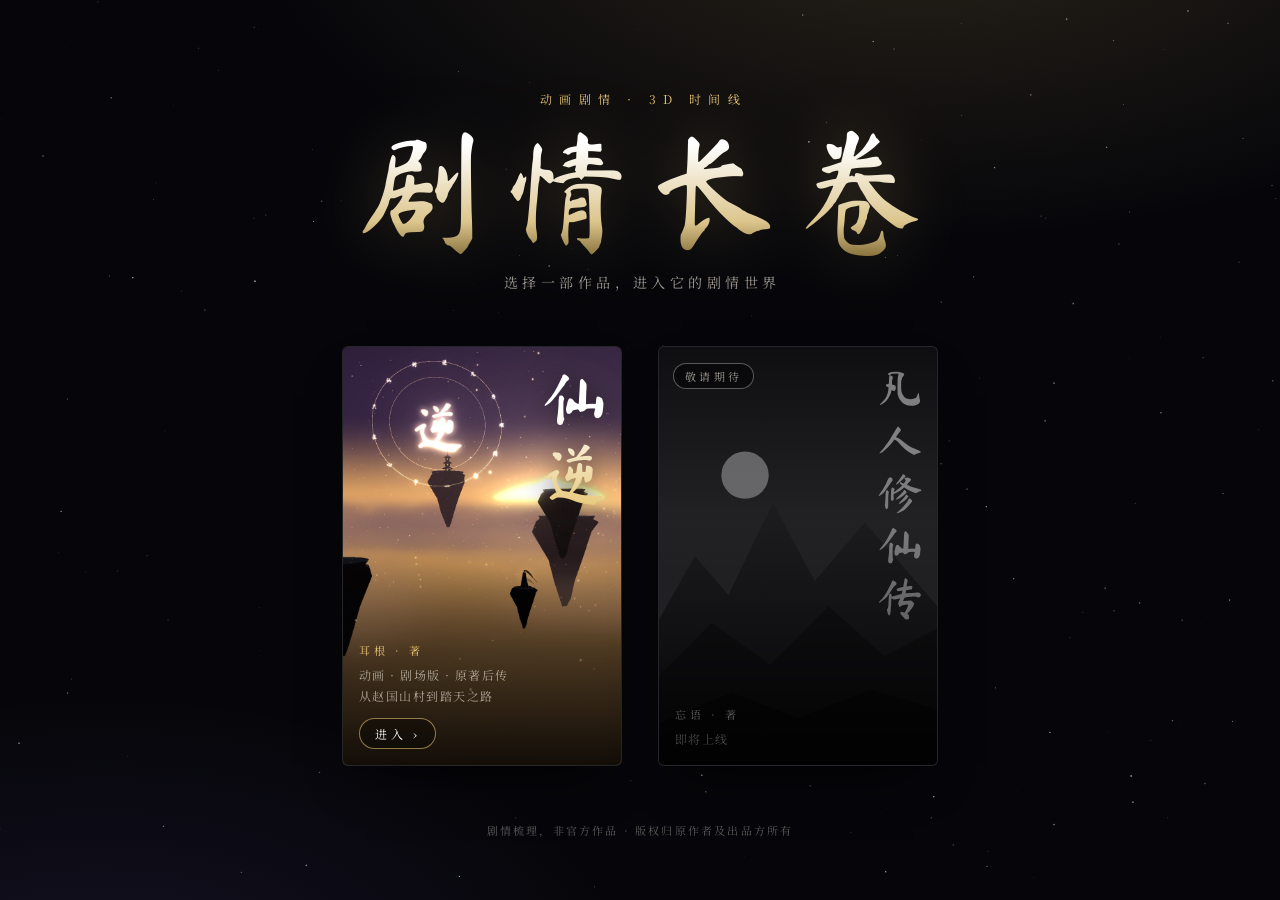
<file: index.html>
<!doctype html>
<html lang="zh-CN">
<head>
<meta charset="utf-8">
<meta name="viewport" content="width=device-width,initial-scale=1,viewport-fit=cover">
<meta name="theme-color" content="#06060a">
<meta name="description" content="动画剧情 3D 时间线，选择一部作品，进入它的剧情世界。">
<title>剧情长卷</title>
<link rel="stylesheet" href="assets/fonts/fonts.css">
<style>
/* Layout: centered title over a poster wall; posters are 2:3 cards that lift on hover. Single dark look by design. */
:root{
  color-scheme:dark;
  --bg:#06060a; --fg:#f3ece0; --fg2:rgba(243,236,224,.64); --fg3:rgba(243,236,224,.36); --gold:#e6c470; --line:rgba(255,255,255,.1);
  --brush:"Ma Shan Zheng","STKaiti","KaiTi","Kaiti SC",serif;
  --serif:"Noto Serif SC","Songti SC","STSong","SimSun",serif;
}
*{box-sizing:border-box;margin:0;padding:0}
html,body{min-height:100%}
body{background:var(--bg);color:var(--fg);font-family:var(--serif);-webkit-font-smoothing:antialiased;overflow-x:hidden}
.glow{position:fixed;inset:0;z-index:-2;background:radial-gradient(1100px 560px at 72% -12%,rgba(230,196,112,.16),transparent 62%),radial-gradient(900px 520px at 8% 112%,rgba(110,90,190,.14),transparent 60%),var(--bg)}
#stars{position:fixed;inset:0;width:100%;height:100%;z-index:-1;pointer-events:none}
main{max-width:1080px;margin:0 auto;padding:calc(clamp(44px,10vh,104px) + env(safe-area-inset-top,0px)) 20px calc(40px + env(safe-area-inset-bottom,0px));display:flex;flex-direction:column;align-items:center;gap:clamp(30px,6vh,60px)}
header{text-align:center;animation:rise 1.4s cubic-bezier(.2,.7,.2,1) both}
.kicker{font-size:12px;letter-spacing:.6em;padding-left:.6em;color:var(--gold)}
h1{font-family:var(--brush);font-weight:400;font-size:clamp(64px,12vw,132px);line-height:1.08;letter-spacing:.12em;padding-left:.12em;margin:12px 0 10px;background:linear-gradient(180deg,#fff 18%,#dcc58c 72%,#7a6430);-webkit-background-clip:text;background-clip:text;color:transparent;filter:drop-shadow(0 0 32px rgba(230,196,112,.28))}
.lead{font-size:14px;letter-spacing:.32em;padding-left:.32em;color:var(--fg2)}
.wall{display:grid;grid-template-columns:repeat(2,minmax(0,280px));justify-content:center;gap:clamp(14px,3.4vw,36px);width:100%}
.poster{position:relative;display:block;aspect-ratio:2/3;border-radius:6px;overflow:hidden;border:1px solid var(--line);background:#0c0c12;color:inherit;text-decoration:none;isolation:isolate;
  box-shadow:0 24px 50px -24px rgba(0,0,0,.9);transition:transform .6s cubic-bezier(.2,.7,.2,1),box-shadow .6s,border-color .6s;animation:rise 1.2s cubic-bezier(.2,.7,.2,1) both}
.poster:nth-child(2){animation-delay:.12s}
.poster .art{position:absolute;inset:0;background-size:cover;background-position:center;transition:transform 1.4s cubic-bezier(.2,.7,.2,1)}
.poster .art svg{width:100%;height:100%;display:block}
.poster::after{content:"";position:absolute;inset:0;z-index:1;background:linear-gradient(180deg,rgba(0,0,0,0) 40%,rgba(0,0,0,.86) 100%)}
.poster .t{position:absolute;top:18px;right:14px;z-index:2;writing-mode:vertical-rl;font-family:var(--brush);font-size:clamp(42px,7vw,66px);line-height:1;letter-spacing:.14em;
  background:linear-gradient(180deg,#fff 30%,var(--gold));-webkit-background-clip:text;background-clip:text;color:transparent;filter:drop-shadow(0 2px 14px rgba(0,0,0,.75))}
.poster .t.long{font-size:clamp(30px,5vw,46px)}
.poster .info{position:absolute;left:16px;right:16px;bottom:16px;z-index:2}
.poster .by{font-size:11px;letter-spacing:.32em;color:var(--gold)}
.poster .tags{margin-top:6px;font-size:12px;line-height:1.75;letter-spacing:.12em;color:var(--fg2)}
.poster .go{margin-top:12px;display:inline-flex;align-items:center;gap:8px;padding:6px 15px;border:1px solid rgba(230,196,112,.6);border-radius:99px;font-size:12px;letter-spacing:.3em;color:#fff;background:rgba(0,0,0,.35);transition:background .4s,box-shadow .4s}
a.poster:hover,a.poster:focus-visible{transform:translateY(-8px);border-color:rgba(230,196,112,.7);box-shadow:0 34px 60px -24px rgba(0,0,0,.95),0 0 44px -12px rgba(230,196,112,.55)}
a.poster:hover .art,a.poster:focus-visible .art{transform:scale(1.06)}
a.poster:hover .go{background:rgba(230,196,112,.22);box-shadow:0 0 18px -4px rgba(230,196,112,.7)}
a.poster:focus-visible{outline:2px solid var(--gold);outline-offset:4px}
.poster.soon{cursor:default}
.poster.soon .art,.poster.soon .t,.poster.soon .info{filter:grayscale(1);opacity:.45}
.poster .badge{position:absolute;top:16px;left:14px;z-index:2;padding:4px 11px;border:1px solid rgba(255,255,255,.32);border-radius:99px;font-size:11px;letter-spacing:.3em;color:var(--fg2);background:rgba(0,0,0,.45)}
footer{font-size:11px;line-height:1.9;letter-spacing:.2em;color:var(--fg3);text-align:center}
iframe.work{position:fixed;inset:0;width:100%;height:100%;border:0;z-index:100;background:#000;opacity:0;transition:opacity .6s ease}
iframe.work.on{opacity:1}
body.in-work{overflow:hidden}
@keyframes rise{from{opacity:0;transform:translateY(18px)}to{opacity:1;transform:none}}
@media (max-width:520px){.wall{grid-template-columns:repeat(2,minmax(0,1fr))}.poster .info{left:12px;right:12px;bottom:12px}.poster .tags{font-size:10.5px;letter-spacing:.02em}.poster .tags .sub{display:none}.poster .go{padding:5px 12px}}
@media (prefers-reduced-motion:reduce){header,.poster{animation:none}.poster,.poster .art{transition:none}}
</style>
</head>
<body>
<div class="glow" aria-hidden="true"></div>
<canvas id="stars" aria-hidden="true"></canvas>
<main>
  <header>
    <p class="kicker">动画剧情 · 3D 时间线</p>
    <h1>剧情长卷</h1>
    <p class="lead">选择一部作品，进入它的剧情世界</p>
  </header>
  <section class="wall" aria-label="作品">
    <a class="poster" href="%E4%BB%99%E9%80%86/">
      <div class="art" style="background-image:url('assets/xianni.jpg')"></div>
      <div class="t">仙逆</div>
      <div class="info">
        <p class="by">耳根 · 著</p>
        <p class="tags">动画 · 剧场版 · 原著后传<span class="sub"><br>从赵国山村到踏天之路</span></p>
        <span class="go">进入 ›</span>
      </div>
    </a>
    <div class="poster soon" aria-disabled="true">
      <div class="art">
        <svg viewBox="0 0 200 300" preserveAspectRatio="xMidYMid slice" aria-hidden="true">
          <defs><linearGradient id="fr" x1="0" y1="0" x2="0" y2="1"><stop offset="0" stop-color="#0a1719"/><stop offset=".55" stop-color="#2a5654"/><stop offset="1" stop-color="#93bba9"/></linearGradient></defs>
          <rect width="200" height="300" fill="url(#fr)"/>
          <circle cx="62" cy="92" r="17" fill="#eaf3ec" opacity=".85"/>
          <path d="M0 196 L26 150 L50 178 L82 112 L112 168 L148 126 L200 186 V300 H0Z" fill="#183836"/>
          <path d="M0 236 L38 198 L80 228 L122 186 L162 222 L200 202 V300 H0Z" fill="#0d2120"/>
          <path d="M0 270 L52 248 L100 266 L152 246 L200 260 V300 H0Z" fill="#050d0c"/>
        </svg>
      </div>
      <span class="badge">敬请期待</span>
      <div class="t long">凡人修仙传</div>
      <div class="info">
        <p class="by">忘语 · 著</p>
        <p class="tags">即将上线</p>
      </div>
    </div>
  </section>
  <footer>剧情梳理，非官方作品 · 版权归原作者及出品方所有</footer>
</main>
<script>
(()=>{
  const c=document.getElementById('stars'),g=c.getContext('2d');
  let seed=7;const r=()=>(seed=seed*16807%2147483647)/2147483647;
  function draw(){
    const d=Math.min(window.devicePixelRatio||1,2),w=innerWidth,h=innerHeight;
    c.width=w*d;c.height=h*d;g.setTransform(d,0,0,d,0,0);g.clearRect(0,0,w,h);seed=7;
    const n=Math.round(w*h/5200);
    for(let i=0;i<n;i++){const x=r()*w,y=r()*h,s=r()*1.3+.2,a=.15+r()*.55;g.fillStyle=`rgba(235,240,255,${a})`;g.fillRect(x,y,s,s)}
  }
  draw();let t;addEventListener('resize',()=>{clearTimeout(t);t=setTimeout(draw,150)});
  // 手机浏览器不会把上一页的点击算给新页面，所以在点海报的这一下解锁声音，再在本页打开作品
  function unlock(){const AC=window.AudioContext||window.webkitAudioContext;if(!AC)return;
    try{if(!window.__xnCtx)window.__xnCtx=new AC();const c=window.__xnCtx;if(c.resume)c.resume();
      const b=c.createBuffer(1,1,22050),src=c.createBufferSource();src.buffer=b;src.connect(c.destination);src.start(0)}catch(e){}}
  const T0=document.title;
  function show(url){const f=document.createElement('iframe');f.className='work';f.src=url;f.allow='autoplay; fullscreen';f.allowFullscreen=true;f.title='剧情长卷';
    f.onload=()=>{try{document.title=f.contentDocument.title}catch(e){}};
    document.body.appendChild(f);document.body.classList.add('in-work');requestAnimationFrame(()=>f.classList.add('on'))}
  function open(href){unlock();const url=new URL(href,location.href).href;show(url);history.pushState({work:url},'',url)}
  function close(){const f=document.querySelector('iframe.work');if(f)f.remove();document.body.classList.remove('in-work');document.title=T0;
    if(window.__xnCtx){try{window.__xnCtx.close()}catch(e){}window.__xnCtx=null}}
  document.querySelectorAll('a.poster').forEach(a=>a.addEventListener('click',e=>{if(e.button!==0||e.metaKey||e.ctrlKey||e.shiftKey||e.altKey)return;e.preventDefault();open(a.getAttribute('href'))}));
  // 后退关掉作品；前进再打开（这时没有点击，进去后需要轻触一下才有声音）
  addEventListener('popstate',e=>{const url=e.state&&e.state.work,f=document.querySelector('iframe.work');if(url&&!f)show(url);else if(!url&&f)close()});
})();
</script>
</body>
</html>
</file>
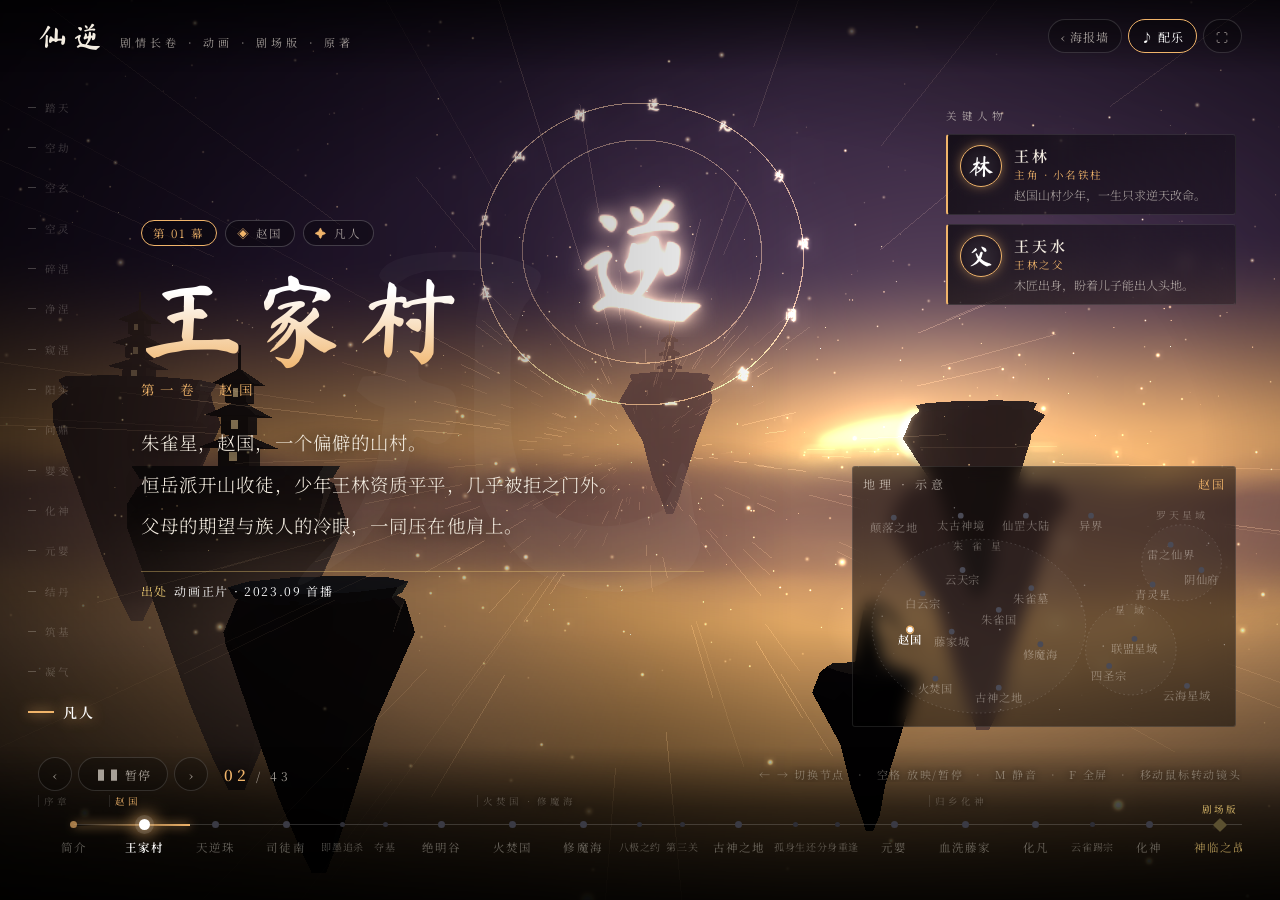
<file: 仙逆/index.html>
<!doctype html>
<html lang="zh-CN">
<head>
<meta charset="utf-8">
<meta name="viewport" content="width=device-width,initial-scale=1,viewport-fit=cover">
<meta name="theme-color" content="#000000">
<title>仙逆剧情长卷</title>
<link rel="stylesheet" href="fonts/fonts.css">
<style>
/* Layout: full-bleed 3D stage, top/bottom bars float over it as gradients. Left = realm rail, centre-left = story, right = people cards + map, bottom bar = labelled timeline. Single dark look by design. */
:root{
  color-scheme:dark;
  --accent:#f0b46a; --gold:#e6c470; --blood:#ff5a4a; --novel:#bcd0ff; --ink:#05060a; --fg:#f3ece0; --fg2:rgba(243,236,224,.66); --fg3:rgba(243,236,224,.38);
  --bt:clamp(52px,8vh,88px); --bb:clamp(118px,17vh,160px);
  --brush:"Ma Shan Zheng","STKaiti","KaiTi","Kaiti SC",serif;
  --serif:"Noto Serif SC","Songti SC","STSong","SimSun",serif;
}
*{box-sizing:border-box;margin:0;padding:0}
html,body{height:100%}
body{background:#000;color:var(--fg);font-family:var(--serif);overflow:hidden;-webkit-font-smoothing:antialiased}
button{font:inherit;color:inherit;background:none;border:0;cursor:pointer}
button:focus-visible{outline:1px solid var(--accent);outline-offset:3px}
#app{position:fixed;inset:0;overflow:hidden;background:#000}
#stage{position:absolute;inset:0;transition:background 1.5s}
#stage canvas{position:absolute;inset:0;width:100%;height:100%;display:block}
.scrim{position:absolute;inset:0;pointer-events:none;background:linear-gradient(90deg,rgba(0,0,0,.6) 0%,rgba(0,0,0,.26) 40%,transparent 62%),linear-gradient(0deg,rgba(0,0,0,.45),transparent 30%)}
.vig{position:absolute;inset:0;pointer-events:none;background:radial-gradient(ellipse at 55% 50%,transparent 50%,rgba(0,0,0,.6) 100%)}
#fade{position:absolute;inset:0;pointer-events:none;opacity:0;background:#000}
#flash{position:absolute;inset:0;background:#fff;opacity:0;pointer-events:none;mix-blend-mode:screen}

/* 顶栏、底栏：渐变叠在画面上，不留黑边 */
.bar{position:absolute;left:0;right:0;z-index:20}
.bar.top{top:0;height:calc(var(--bt) + env(safe-area-inset-top,0px));padding:env(safe-area-inset-top,0px) clamp(14px,3vw,44px) 0;display:flex;align-items:center;justify-content:space-between;gap:12px;background:linear-gradient(180deg,rgba(0,0,0,.62),rgba(0,0,0,0))}
.bar.bottom{bottom:0;height:calc(var(--bb) + env(safe-area-inset-bottom,0px));padding:10px clamp(12px,3vw,44px) calc(8px + env(safe-area-inset-bottom,0px));display:flex;flex-direction:column;justify-content:space-between;background:linear-gradient(0deg,rgba(0,0,0,.85),rgba(0,0,0,.5) 60%,rgba(0,0,0,0));text-shadow:0 1px 8px rgba(0,0,0,.8)}
.logo{display:flex;align-items:baseline;gap:12px;white-space:nowrap;min-width:0;text-shadow:0 1px 12px rgba(0,0,0,.7)}
.logo b{font-family:var(--brush);font-weight:400;font-size:clamp(22px,3.2vh,34px);letter-spacing:.2em}
.logo span{font-size:11px;letter-spacing:.38em;color:var(--fg2)}
.ctl{display:flex;gap:6px;align-items:center}
.ibtn{height:34px;min-width:34px;padding:0 12px;border:1px solid rgba(255,255,255,.14);border-radius:17px;font-size:12px;letter-spacing:.08em;color:var(--fg2);background:rgba(0,0,0,.28);transition:.25s;display:inline-flex;align-items:center;justify-content:center;gap:6px;white-space:nowrap}
.ibtn:hover{color:#fff;border-color:var(--accent);box-shadow:0 0 14px -2px var(--accent)}
.ibtn.on{color:#fff;border-color:var(--accent)}
a.ibtn{text-decoration:none}
.row1{display:flex;align-items:center;justify-content:space-between;gap:12px}
.pl{display:flex;align-items:center;gap:6px}
.pl .ibtn{width:34px;padding:0}
.pl .ibtn.play{width:auto;padding:0 16px}
.count{font-size:12px;letter-spacing:.3em;color:var(--fg2);margin-left:10px;font-variant-numeric:tabular-nums;white-space:nowrap}
.count b{color:var(--accent);font-weight:600;font-size:15px}
.hint{font-size:11px;letter-spacing:.16em;color:var(--fg3);white-space:nowrap;overflow:hidden;text-overflow:ellipsis}

/* timeline */
.tl{position:relative;overflow-x:auto;overflow-y:hidden;scrollbar-width:none;flex:1;margin-top:4px}
.tl::-webkit-scrollbar{display:none}
.tl-in{position:relative;display:flex;min-width:100%;width:max(100%,var(--w,1000px));height:100%;padding-top:22px}
.track{position:absolute;left:0;width:0;top:calc(22px + 7px);height:1px;background:rgba(255,255,255,.16)}
.fill{position:absolute;left:0;top:-.5px;height:2px;width:0;background:linear-gradient(90deg,transparent,var(--accent));box-shadow:0 0 10px var(--accent)}
.arcs{position:absolute;left:0;right:0;top:0;height:14px;pointer-events:none}
.arc{position:absolute;top:0;font-size:9.5px;letter-spacing:.3em;color:rgba(243,236,224,.26);white-space:nowrap;border-left:1px solid rgba(255,255,255,.1);padding-left:5px;line-height:12px;transition:color .5s}
.arc.cur{color:var(--accent)}
.node{position:relative;flex:1 1 0;display:flex;flex-direction:column;align-items:center;gap:7px;min-width:0}
.dot{position:relative;width:15px;height:15px;display:grid;place-items:center}
.dot i{display:block;width:7px;height:7px;border-radius:50%;background:#3a3a44;transition:.4s}
.node.seen .dot i{background:var(--accent);opacity:.65}
.node.cur .dot i{width:11px;height:11px;background:#fff;opacity:1;box-shadow:0 0 0 4px rgba(255,255,255,.12),0 0 18px 3px var(--accent)}
.node.movie .dot i{border-radius:1px;transform:rotate(45deg);width:10px;height:10px;background:#5b5030}
.node.movie.seen .dot i{background:var(--gold);opacity:1}
.node.movie.cur .dot i{background:#fff;box-shadow:0 0 0 4px rgba(230,196,112,.25),0 0 20px 4px var(--gold)}
.node.tbd .dot i{background:none;border:1px dashed var(--gold)}
.node.novel .dot i{background:transparent;border:1px solid rgba(188,208,255,.45);width:8px;height:8px}
.node.novel.seen .dot i{border-color:var(--novel);opacity:1}
.node.novel.cur .dot i{background:#fff;border-color:#fff;width:11px;height:11px}
.node .lb{font-size:11.5px;letter-spacing:.1em;color:var(--fg3);text-align:center;transition:.3s;white-space:nowrap;max-width:100%;overflow:hidden;text-overflow:ellipsis}
.node:hover .lb{color:var(--fg)}
.node.cur .lb{color:#fff;font-weight:600}
.node.movie .lb{color:rgba(230,196,112,.72)}
.node.novel .lb{color:rgba(188,208,255,.55)}
.node .tag{position:absolute;top:-15px;font-size:9.5px;letter-spacing:.2em;white-space:nowrap;color:var(--gold)}
.node.novel .tag{color:var(--novel)}
.node.minor{flex:.6 1 0}
.node.minor .dot i{width:5px;height:5px;background:#2e2e36}
.node.minor.seen .dot i{background:var(--accent);opacity:.5}
.node.minor.cur .dot i{width:9px;height:9px;background:#fff;opacity:1}
.node.minor .lb{font-size:10px;color:rgba(243,236,224,.32);letter-spacing:.06em}
.node.minor.cur .lb{color:#fff}

/* realm rail */
.rail{position:absolute;left:clamp(10px,2.2vw,34px);top:calc(var(--bt) + 3vh);bottom:calc(var(--bb) + 3vh);z-index:10;display:flex;flex-direction:column-reverse;justify-content:space-between;pointer-events:none}
.rl{position:relative;display:flex;align-items:center;gap:9px;height:16px;color:rgba(243,236,224,.24);font-size:10.5px;letter-spacing:.14em;transition:.5s;white-space:nowrap}
.rl::before{content:"";width:8px;height:1px;background:currentColor;transition:.5s}
.rl.got{color:rgba(243,236,224,.62)}
.rl.got::before{width:14px;background:var(--accent)}
.rl.cur{color:#fff;font-size:14px;font-weight:600;text-shadow:0 0 14px var(--accent);text-decoration:none}
.rl.cur::before{width:26px;height:2px;background:var(--accent);box-shadow:0 0 12px var(--accent)}
.rl.foe{color:var(--blood)}
.rl.foe::after{content:"敌";font-size:9px;line-height:13px;padding:0 3px;border:1px solid var(--blood);color:var(--blood);letter-spacing:0;font-weight:400;text-shadow:none}
.rl.cur.foe{color:#fff}
.rl.pulse{animation:rp 1.6s ease}
@keyframes rp{20%{transform:translateX(10px);text-shadow:0 0 26px var(--accent)}100%{transform:none}}

/* content */
#content{position:absolute;left:max(11vw,100px);width:min(44vw,620px);top:var(--bt);bottom:var(--bb);z-index:10;pointer-events:none}
.panel{position:absolute;inset:0;display:flex;flex-direction:column;justify-content:center;pointer-events:none}
.panel.out{animation:pout .7s forwards}
@keyframes pout{to{opacity:0;filter:blur(8px);transform:translateY(-10px)}}
.ln{opacity:0;transform:translateY(16px);filter:blur(8px);animation:rise 1s cubic-bezier(.2,.7,.2,1) forwards;animation-delay:var(--d,0s)}
@keyframes rise{to{opacity:1;transform:none;filter:none}}
.meta{display:flex;flex-wrap:wrap;gap:8px;align-items:center;margin-bottom:clamp(8px,2vh,20px)}
.chip{font-size:11.5px;letter-spacing:.16em;padding:4px 11px;border:1px solid rgba(255,255,255,.2);border-radius:99px;color:var(--fg2);background:rgba(0,0,0,.3);backdrop-filter:blur(6px);white-space:nowrap}
.chip.no{border-color:var(--accent);color:var(--accent)}
.chip.movie{border-color:var(--gold);color:#1a1405;background:linear-gradient(120deg,#f7e3a1,#c9a24a);font-weight:600}
.chip.novel{border-color:rgba(188,208,255,.55);color:#dbe5ff}
.chip.loc::before{content:"◈ ";color:var(--accent)}
.chip.rlm::before{content:"✦ ";color:var(--accent)}
h1.ti{font-family:var(--brush);font-weight:400;font-size:clamp(46px,8vw,124px);line-height:1.06;letter-spacing:.06em;background:linear-gradient(180deg,#fff 25%,var(--accent));-webkit-background-clip:text;background-clip:text;color:transparent;filter:drop-shadow(0 4px 30px rgba(0,0,0,.6));text-wrap:balance}
h1.ti.long{font-size:clamp(40px,6.2vw,96px)}
.sub{font-size:clamp(12px,1.5vh,15px);letter-spacing:.42em;color:var(--accent);margin:6px 0 clamp(12px,3vh,26px)}
.txt p{font-size:clamp(14px,2.05vh,19px);line-height:1.95;font-weight:300;text-shadow:0 2px 16px rgba(0,0,0,.95);margin-bottom:.3em;letter-spacing:.06em}
.slate{display:flex;flex-wrap:wrap;gap:6px 20px;margin-top:clamp(10px,2.4vh,22px);padding-top:10px;border-top:1px solid rgba(230,196,112,.4);font-size:12px;letter-spacing:.14em;color:var(--gold)}
.slate span b{color:#fff;font-weight:400;margin-left:6px}
.slate .foe b{color:#ffb4a8}
.slate .gap{font-style:normal;margin-left:6px;padding:0 6px;border:1px solid var(--blood);color:var(--blood);font-size:11px}
.again{pointer-events:auto;margin-top:22px;align-self:flex-start;height:40px;padding:0 24px;border:1px solid var(--accent);border-radius:99px;color:#fff;letter-spacing:.3em;font-size:13px}
.again:hover{box-shadow:0 0 22px -2px var(--accent)}
.bigch{position:absolute;right:-2vw;top:50%;transform:translateY(-50%);font-family:var(--brush);font-size:clamp(200px,36vw,540px);line-height:1;color:rgba(255,255,255,.03);pointer-events:none;z-index:-1;user-select:none}

/* people cards */
#cards{position:absolute;right:clamp(14px,3.4vw,56px);top:calc(var(--bt) + 4vh);width:min(290px,25vw);z-index:12;display:flex;flex-direction:column;gap:9px;max-height:calc(100% - var(--bt) - var(--bb) - 8vh - 290px);overflow:hidden}
.cards-h{font-size:10.5px;letter-spacing:.4em;color:var(--fg2);margin-bottom:2px;opacity:0;animation:rise .8s .6s forwards}
.card{display:flex;gap:12px;padding:10px 12px;border:1px solid rgba(255,255,255,.1);border-left:2px solid var(--accent);border-radius:3px;background:linear-gradient(90deg,rgba(0,0,0,.6),rgba(0,0,0,.28));backdrop-filter:blur(8px);opacity:0;transform:translateX(30px);animation:cin .9s cubic-bezier(.2,.7,.2,1) forwards;animation-delay:var(--d)}
.card.enemy{border-left-color:var(--blood)}
@keyframes cin{to{opacity:1;transform:none}}
.seal{flex:none;width:42px;height:42px;border-radius:50%;border:1px solid var(--accent);display:grid;place-items:center;font-family:var(--brush);font-size:24px;color:#fff;background:radial-gradient(circle,rgba(255,255,255,.08),transparent 70%);box-shadow:0 0 14px -4px var(--accent)}
.card.enemy .seal{border-color:var(--blood);box-shadow:0 0 14px -4px var(--blood)}
.card .n{font-size:15px;letter-spacing:.2em;font-weight:600}
.card .r{font-size:10.5px;letter-spacing:.14em;color:var(--accent);margin:1px 0 3px}
.card.enemy .r{color:#ff9c8c}
.card .d{font-size:12px;line-height:1.6;color:var(--fg2);font-weight:300}

/* map */
.map{position:absolute;right:clamp(14px,3.4vw,56px);bottom:calc(var(--bb) + 2.2vh);width:min(420px,30vw);z-index:12;border:1px solid rgba(255,255,255,.1);border-radius:3px;background:rgba(0,0,0,.5);backdrop-filter:blur(8px);padding:8px 10px 6px}
.map .cap{display:flex;justify-content:space-between;font-size:12px;letter-spacing:.3em;color:var(--fg2);margin-bottom:2px}
.map .cap b{color:var(--accent);font-weight:400;letter-spacing:.16em}
.map svg{display:block;width:100%;height:auto}
.mn circle{fill:#4a4a55;transition:.4s}
.mn text{font-size:12.5px;fill:rgba(243,236,224,.4);font-family:var(--serif);letter-spacing:.08em;transition:.4s}
.mn.seen circle{fill:var(--accent);opacity:.8}
.mn.seen text{fill:rgba(243,236,224,.78)}
.mn.cur circle{fill:#fff;opacity:1}
.mn.cur text{fill:#fff;font-weight:600}
.ping{fill:none;stroke:var(--accent);stroke-width:1.2;animation:ping 2.4s ease-out infinite;transform-box:fill-box;transform-origin:center}
@keyframes ping{from{transform:scale(.6);opacity:1}to{transform:scale(3.2);opacity:0}}
.route{fill:none;stroke:var(--accent);stroke-width:1.3;stroke-dasharray:3 3;opacity:.85}
.region{fill:rgba(255,255,255,.025);stroke:rgba(255,255,255,.2);stroke-width:.8;stroke-dasharray:2 3}
.rname{font-size:11px;fill:rgba(243,236,224,.35);letter-spacing:.3em;font-family:var(--serif)}

/* overlays */
#toast{position:absolute;left:62%;top:calc(var(--bt) + 15vh);transform:translateX(-50%);z-index:30;pointer-events:none;text-align:center;opacity:0}
#toast.show{animation:toast 3.4s ease forwards}
#toast small{display:block;font-size:11px;letter-spacing:.7em;color:var(--accent);margin-bottom:6px}
#toast b{font-family:var(--brush);font-weight:400;font-size:clamp(36px,6.4vh,66px);letter-spacing:.3em;color:#fff;text-shadow:0 0 30px var(--accent),0 0 60px var(--accent)}
@keyframes toast{0%{opacity:0;transform:translate(-50%,10px) scale(.94);filter:blur(8px)}15%{opacity:1;transform:translate(-50%,0) scale(1);filter:none}80%{opacity:1}100%{opacity:0;transform:translate(-50%,-8px)}}
#card{position:absolute;left:50%;top:44%;transform:translate(-50%,-50%);z-index:26;text-align:center;pointer-events:none;opacity:0;width:min(92vw,900px)}
#card.show{animation:card 3.2s ease forwards}
#card small{display:block;font-size:12px;letter-spacing:.8em;color:var(--gold);margin-bottom:12px;padding-left:.8em}
#card b{display:block;font-family:var(--brush);font-weight:400;font-size:clamp(56px,10vw,140px);line-height:1.1;letter-spacing:.2em;padding-left:.2em;background:linear-gradient(180deg,#fff 30%,var(--gold));-webkit-background-clip:text;background-clip:text;color:transparent;filter:drop-shadow(0 0 40px rgba(230,196,112,.45))}
#card span{display:block;margin-top:10px;font-size:12px;letter-spacing:.5em;color:var(--fg2);padding-left:.5em}
@keyframes card{0%{opacity:0;transform:translate(-50%,-46%) scale(1.06);filter:blur(10px)}16%{opacity:1;transform:translate(-50%,-50%) scale(1);filter:none}76%{opacity:1}100%{opacity:0;transform:translate(-50%,-54%);filter:blur(6px)}}
#note{position:absolute;left:50%;top:calc(var(--bt) + 14px);transform:translate(-50%,-6px);z-index:40;background:rgba(0,0,0,.85);border:1px solid rgba(255,255,255,.14);border-radius:99px;padding:7px 16px;font-size:12px;letter-spacing:.12em;opacity:0;transition:.4s;pointer-events:none;max-width:calc(100vw - 32px);white-space:nowrap;overflow:hidden;text-overflow:ellipsis}
#note.show{opacity:1;transform:translate(-50%,0)}

.bar,.rail,.map,#cards,#content{transition:opacity 1.6s ease}
#app.pre .bar,#app.pre .rail,#app.pre .map,#app.pre #cards,#app.pre #content{opacity:0}

@media(max-width:1100px){.hint{display:none}}
@media(max-width:820px){
  :root{--bb:136px}
  .logo span{display:none}
  #content{left:16px;right:16px;width:auto;top:var(--bt);bottom:calc(var(--bb) + 66px)}
  .panel{justify-content:flex-end;padding-bottom:6px}
  .txt p{font-size:13.5px;line-height:1.8}
  #cards{left:16px;right:16px;top:auto;bottom:calc(var(--bb) + 8px);width:auto;max-height:none;flex-direction:row;overflow-x:auto;scrollbar-width:none}
  #cards::-webkit-scrollbar{display:none}
  .cards-h{display:none}
  .card{flex:none;padding:6px 10px;gap:8px}
  .card .d,.card .r{display:none}
  .seal{width:32px;height:32px;font-size:18px}
  .card .n{font-size:13px;align-self:center}
  .map,.bigch{display:none}
  .scrim{background:linear-gradient(0deg,rgba(0,0,0,.8),rgba(0,0,0,.25) 60%,transparent)}
  .ibtn{padding:0 9px}
  #toast{left:50%}
  /* 保留左侧境界栏，缩小显示 */
  .rail{left:6px;top:calc(var(--bt) + 6px);bottom:calc(var(--bb) + 66px)}
  .rl{height:12px;gap:5px;font-size:8.5px;letter-spacing:.06em}
  .rl::before{width:5px}
  .rl.got::before{width:8px}
  .rl.cur{font-size:11px}
  .rl.cur::before{width:12px;height:2px}
  .rl.foe::after{font-size:7.5px;line-height:10px;padding:0 2px}
  #content{left:62px}
}
/* 竖屏版式 */
@media(orientation:portrait){
  .rec{--sl:6vw;--sr:18vw;--su:6vw;--st:12vh;--sb:10vh;--tlh:66px}
  .rec .bar.top{top:var(--st);height:var(--bt);padding:0 var(--su) 0 var(--sl);background:none}
  .rec .bar.top .ctl{display:none}
  .rec .bar.bottom{bottom:0;left:var(--sl);right:var(--sr);height:calc(var(--sb) + var(--tlh));padding:0;flex-direction:column-reverse;justify-content:flex-start;background:none}
  .rec .row1{flex:none;height:var(--sb)}
  .rec .tl{flex:none;height:var(--tlh);margin-top:0}
  .rec .rail{left:var(--sl);top:calc(var(--st) + var(--bt) + 3vh);bottom:calc(var(--sb) + var(--tlh) + 3vh)}
  .rec #content{top:calc(var(--st) + var(--bt));bottom:calc(var(--sb) + var(--tlh))}
  .rec #cards{right:var(--sr);top:calc(var(--st) + var(--bt) + 4vh);max-height:calc(100% - var(--st) - var(--bt) - var(--sb) - var(--tlh) - 8vh - 200px)}
  .rec .map{right:var(--sr);bottom:calc(var(--sb) + var(--tlh) + 2.2vh)}
  .rec #toast{left:50vw}
  .rec #card{left:44vw;width:76vw}
}
@media(orientation:portrait) and (max-width:820px){
  .rec .rail{top:calc(var(--st) + var(--bt) + 6px);bottom:calc(var(--sb) + var(--tlh) + 66px)}
  .rec #content{left:calc(var(--sl) + 56px);right:var(--sr);top:var(--st);bottom:calc(var(--sb) + var(--tlh) + 62px)}
  .rec #cards{left:var(--sl);right:var(--sr);top:auto;bottom:calc(var(--sb) + var(--tlh) + 6px);max-height:none}
}
@media(prefers-reduced-motion:reduce){.ln,.card,.ping{animation-duration:.01s!important;animation-delay:0s!important}}
</style>

</head>
<body>
<div id="app" class="pre">
  <div id="stage"></div>
  <div class="scrim"></div>
  <div class="vig"></div>
  <div id="fade"></div>
  <div id="flash"></div>

  <div class="rail" id="rail" aria-label="修为境界"></div>
  <main id="content" aria-live="polite"></main>
  <aside id="cards" aria-label="关键人物"></aside>
  <div class="map" id="map"></div>
  <div id="toast" aria-hidden="true"><small>境界突破</small><b></b></div>
  <div id="card" aria-hidden="true"><small>剧场版</small><b></b><span></span></div>
  <div id="note" role="status"></div>

  <header class="bar top">
    <div class="logo"><b>仙逆</b><span>剧情长卷 · 动画 · 剧场版 · 原著</span></div>
    <div class="ctl">
      <a class="ibtn" id="bHome" href="../">‹ 海报墙</a>
      <button class="ibtn on" id="bMusic" type="button">♪ 配乐</button>
      <button class="ibtn" id="bFull" type="button" aria-label="全屏">⛶</button>
    </div>
  </header>

  <footer class="bar bottom">
    <div class="row1">
      <div class="pl">
        <button class="ibtn" id="bPrev" type="button" aria-label="上一节点">‹</button>
        <button class="ibtn play" id="bPlay" type="button">▶ 放映</button>
        <button class="ibtn" id="bNext" type="button" aria-label="下一节点">›</button>
        <span class="count" id="count"></span>
      </div>
      <div class="hint">← → 切换节点　·　空格 放映/暂停　·　M 静音　·　F 全屏　·　移动鼠标转动镜头</div>
    </div>
    <div class="tl" id="tl"><div class="tl-in" id="tlIn"><div class="arcs" id="arcs"></div><div class="track"><div class="fill" id="fill"></div></div></div></div>
  </footer>

</div>

<script src="vendor/three/three.min.js"></script>
<script src="vendor/three/CopyShader.js"></script>
<script src="vendor/three/LuminosityHighPassShader.js"></script>
<script src="vendor/three/Pass.js"></script>
<script src="vendor/three/EffectComposer.js"></script>
<script src="vendor/three/RenderPass.js"></script>
<script src="vendor/three/ShaderPass.js"></script>
<script src="vendor/three/UnrealBloomPass.js"></script>
<script>
(()=>{
'use strict';
const $=s=>document.querySelector(s);
const reduce=matchMedia('(prefers-reduced-motion: reduce)').matches;
const SPEED=1.2;
const REC=new URLSearchParams(location.search).has('rec');
if(REC)document.documentElement.classList.add('rec');
const RZ=1.2;
function fitPanel(p){
  p.style.zoom='';if(!REC||innerWidth>innerHeight)return; // 只在竖屏生效
  const ks=[...p.children].filter(e=>getComputedStyle(e).position!=='absolute'&&getComputedStyle(e).display!=='none');if(!ks.length)return;
  const rows=[...ks.filter(e=>!e.classList.contains('txt')),...p.querySelectorAll('.txt p')];
  // 只在手机竖屏布局下放大和放宽；电脑布局右边还有人物卡和地图
  const mob=innerWidth<=820,ZM=mob?RZ:1;
  const avail=$('#content').getBoundingClientRect().height,mid=innerHeight/2,ext=mob?innerWidth*.12:0;
  const pb=parseFloat(getComputedStyle(p).paddingBottom)||0;
  let up;
  const fits=z=>{
    up=e=>e.getBoundingClientRect().bottom-16*z<=mid; // .ln 入场前下移了 16px
    p.style.zoom=z;rows.forEach(e=>e.style.marginRight='');
    if(ext){
      rows.forEach(e=>{if(up(e))e.style.marginRight=-ext/z+'px'});
      for(let k=0;k<rows.length;k++){const bad=rows.find(e=>e.style.marginRight&&!up(e));if(!bad)break;bad.style.marginRight=''}
    }
    return ks[ks.length-1].getBoundingClientRect().bottom-ks[0].getBoundingClientRect().top<=avail-pb*z+1;
  };
  if(fits(ZM))return;
  let lo=.4,hi=ZM;for(let k=0;k<9;k++){const m=(lo+hi)/2;if(fits(m))lo=m;else hi=m}
  fits(lo);
}
const LOW=Math.min(innerWidth,innerHeight)<700||/Mobi|Android|iPhone|iPad/i.test(navigator.userAgent);
const clamp=(v,a,b)=>Math.max(a,Math.min(b,v)),lerp=(a,b,t)=>a+(b-a)*t;
const smooth=(a,b,x)=>{const t=clamp((x-a)/(b-a),0,1);return t*t*(3-2*t)};
const ease=t=>t<.5?2*t*t:1-Math.pow(-2*t+2,2)/2;
function rng(seed){let s=seed%2147483647;if(s<=0)s+=2147483646;return()=>(s=s*16807%2147483647)/2147483647}

/* ====================== 数据 ====================== */
const R=['凡人','凝气','筑基','结丹','元婴','化神','婴变','问鼎','阴虚','阳实','窥涅','净涅','碎涅','天人五衰','空涅','空灵','空玄','空劫','踏天'];
const SKIP=new Set([8,13,14]); // 王林跳过的境界：阴虚、天人五衰、空涅
const ARCS=['序章','赵国','火焚国 · 修魔海','归乡化神','朱雀星','联盟星域','雷之仙界','院线','原著后传'];
const MAPN={
  zhao:{x:52,y:150,n:'赵国'}, teng:{x:98,y:152,n:'藤家城'}, baiyun:{x:66,y:110,n:'白云宗'}, yuntian:{x:110,y:84,n:'云天宗'}, fenhuo:{x:80,y:204,n:'火焚国'},
  xiumo:{x:196,y:166,n:'修魔海'}, gushen:{x:150,y:214,n:'古神之地'}, zhuque:{x:150,y:128,n:'朱雀国'}, zhuquemu:{x:186,y:104,n:'朱雀墓'},
  lianmeng:{x:300,y:160,n:'联盟星域'}, sisheng:{x:272,y:190,n:'四圣宗'},
  leixian:{x:340,y:56,n:'雷之仙界'}, yinxian:{x:374,y:84,n:'阴仙府'}, qingling:{x:320,y:100,n:'青灵星'},
  yunhai:{x:358,y:212,n:'云海星域'}, yijie:{x:252,y:24,n:'异界'},
  jiewai:{x:34,y:26,n:'颠落之地'}, xiangang:{x:180,y:24,n:'仙罡大陆'}, taigu:{x:108,y:24,n:'太古神境'}
};
const C=(n,g,r,d,enemy)=>({n,g,r,d,enemy:!!enemy});
const NODES=[
 {arc:0,prologue:true,title:'仙逆',short:'简介',map:'zhao',realm:0,env:'intro',mood:'epic',accent:'#e8c070',kw:'逆',src:'原著 耳根 · 动画 腾讯视频',
  lines:['耳根所著仙侠小说，2009年起于起点中文网连载。','2023年9月，腾讯视频动画版首播。','资质平平的山村少年王林，凭一颗天逆珠踏上仙途。','为了所爱之人，他一路逆天而行，直至踏天。'],
  chars:[C('王林','林','主角','赵国山村少年，一生逆天而行。'),C('李慕婉','婉','挚爱','他逆天改命的理由。')]},
 {arc:1,title:'王家村',short:'王家村',map:'zhao',realm:0,env:'village',mood:'calm',accent:'#f0b46a',kw:'凡',src:'动画正片 · 2023.09 首播',
  lines:['朱雀星，赵国，一个偏僻的山村。','恒岳派开山收徒，少年王林资质平平，几乎被拒之门外。','父母的期望与族人的冷眼，一同压在他肩上。'],
  chars:[C('王林','林','主角 · 小名铁柱','赵国山村少年，一生只求逆天改命。'),C('王天水','父','王林之父','木匠出身，盼着儿子能出人头地。')]},
 {arc:1,title:'天逆珠',short:'天逆珠',map:'zhao',realm:1,env:'sect',mood:'mystic',accent:'#7fd0c8',kw:'珠',src:'动画正片',
  lines:['以记名弟子之身入恒岳派，挑水劈柴，无人在意。','一颗不起眼的石珠，夜里凝出能改换资质的灵液。','那是天逆珠。他的仙途，从这里开始逆转。'],
  chars:[C('王林','林','恒岳派记名弟子','白天苦役，夜里偷偷修行。'),C('张虎','虎','同门','恒岳派里少有的相交之人。')]},
 {arc:1,title:'珠中残魂',short:'司徒南',map:'zhao',realm:1,env:'soul',mood:'mystic',accent:'#b9a4ff',kw:'狂',src:'动画正片',
  lines:['珠中沉睡的残魂醒来，自称司徒南。','狂傲不羁，却把修行与生存之道倾囊相授。','少年第一次看清修真界：弱肉强食，从无例外。'],
  chars:[C('司徒南','南','天逆珠中的残魂','亦师亦友，王林逆天之路上的引路人。')]},
 {arc:1,minor:true,title:'即墨追杀',short:'即墨追杀',map:'teng',realm:1,env:'city',shot:3,mood:'tense',accent:'#ff8a6a',kw:'追',src:'动画正片 · EP5',
  lines:['白展一事，王林与即墨老人结下仇怨。','即墨老人托藤家出手，他被迫逃入藤家城。'],
  chars:[C('即墨老人','墨','白展之师','托藤家出手追杀。',1)]},
 {arc:1,minor:true,title:'夺基斩厉',short:'夺基',map:'teng',realm:2,realmNote:'凝气 → 筑基',env:'city',shot:1,mood:'tense',accent:'#ff7a6a',kw:'夺',src:'动画正片 · EP5–6',
  lines:['藤家少主藤厉看中他身上的异宝，一路追杀。','他以夺基大法反杀藤厉，踏入筑基。'],
  chars:[C('藤厉','厉','藤家少主','藤化元玄孙，觊觎异宝。',1),C('司徒南','南','珠中残魂','传授夺基大法。')]},
 {arc:1,title:'绝明谷',short:'绝明谷',map:'zhao',realm:2,foe:{n:'藤化元',r:4},env:'duel',mood:'tense',accent:'#ff7a5a',kw:'恨',src:'动画正片',
  lines:['恒岳派与玄道宗交锋落败，宗门被吞并。','藤家老祖藤化元推算出王林故乡，屠尽王氏一族。','绝明谷一战，肉身尽毁，元神遁入天逆珠。','此仇，他要整个藤家来还。'],
  chars:[C('藤化元','藤','仇 · 藤家老祖','元婴修士，屠灭王氏一族。',1),C('王林','林','筑基','肉身被毁，元神存于天逆珠。')]},
 {arc:2,title:'火焚国',short:'火焚国',map:'fenhuo',realm:2,realmNote:'筑基 · 夺舍重修',env:'fire',mood:'tense',accent:'#ff9a4a',kw:'火',src:'动画正片',
  lines:['魂吞他人，借马良之躯重返人间。','天逆珠吞噬火兽之王，兽潮席卷火焚国，封国大阵开启。','也是在这里，他初见那个叫李慕婉的女子。'],
  chars:[C('马良','良','被夺舍之躯','王林借此身重返人间。'),C('李慕婉','婉','初见','火焚国中的一面之缘。')]},
 {arc:2,title:'修魔海',short:'修魔海',map:'xiumo',realm:2,env:'sea',mood:'mystic',accent:'#5fd0d0',kw:'海',src:'动画正片',
  lines:['奔逃修魔海途中，他救下被追杀的李慕婉。','冷心之人，第一次为旁人停下脚步。','修魔海里，强者为尊，杀戮即是规矩。'],
  chars:[C('李慕婉','婉','被追杀，为王林所救','两人的缘分，从修魔海开始相知。')]},
 {arc:2,minor:true,title:'八极之约',short:'八极之约',map:'xiumo',place:'七梅城',realm:2,env:'sea',shot:3,mood:'mystic',accent:'#6ad8d0',kw:'约',src:'动画正片 · EP25–26',
  lines:['化神大能端木极找上王林，谈成一桩交易。','二人同赴古神之地，抢夺上古机缘。'],
  chars:[C('端木极','极','七梅城主','号八极魔君，化神大能。')]},
 {arc:2,minor:true,title:'第三关',short:'第三关',map:'gushen',realm:2,env:'ancient',shot:2,mood:'mystic',accent:'#e0b050',kw:'魂',src:'动画正片 · EP32–33',
  lines:['古神之地第三关，游魂遍布，如寂灭之界。','唯有神识能克游魂，端木极只得倚仗他。'],
  chars:[C('端木极','极','七梅城主','闯关须借王林神识。')]},
 {arc:2,title:'古神之地',short:'古神之地',map:'gushen',realm:3,env:'ancient',mood:'epic',accent:'#e8b84a',kw:'神',src:'动画正片',
  lines:['深入碎星乱流，踏进上古古神陨落之地。','古神涂司的传承落在他身上，古神之躯初成。','收服蚊兽，凝结金丹。他从此多了第二条修行之路。'],
  chars:[C('涂司','涂','陨落的古神','留下忆之传承。'),C('蚊兽','蚊','灵兽','修魔海中收服的凶兽。')]},
 {arc:2,minor:true,title:'孤身生还',short:'孤身生还',map:'gushen',realm:3,env:'ancient',shot:3,mood:'sad',accent:'#e8b84a',kw:'还',src:'动画正片 · EP37',
  lines:['端木极、古帝等人，尽数殒命古神之地。','唯有王林活着走出，身负古神传承。'],
  chars:[C('端木极','极','七梅城主','殒命古神之地。')]},
 {arc:2,minor:true,title:'分身重逢',short:'分身重逢',map:'yuntian',realm:3,env:'cloud',shot:3,mood:'warm',accent:'#9ee4ea',kw:'逢',src:'动画正片 · EP39',
  lines:['他炼出分身，以凝气修为拜入云天宗。','李慕婉起初没认出他，几番试探才得相认。'],
  chars:[C('李慕婉','婉','云天宗','几番试探，认出王林。')]},
 {arc:2,title:'丹炉破婴',short:'元婴',map:'yuntian',realm:4,env:'cloud',mood:'warm',accent:'#8fe0e8',kw:'婴',src:'动画正片',
  lines:['云天宗，李慕婉与孙镇伟的双修大典。','丹炉碎裂，王林破炉而出，元婴已成，天地生异象。','这一次，他没有再转身离开。'],
  chars:[C('李慕婉','婉','云天宗 · 牵挂','情定于此，贯穿王林此后一生。'),C('孙镇伟','伟','双修大典的另一方','大典之日，王林破炉而出。')]},
 {arc:3,title:'血洗藤家',short:'血洗藤家',map:'teng',realm:4,foe:{n:'藤化元',r:4},env:'city',mood:'epic',accent:'#ff5a5a',kw:'杀',src:'动画正片',
  lines:['重回赵国，他先到父母坟前跪拜。','然后以雷霆之势杀入藤家。','百年仇怨，一朝了结。藤化元伏诛。'],
  chars:[C('藤化元','藤','仇 · 伏诛','百年血仇，就此了结。',1)]},
 {arc:3,title:'化凡',short:'化凡',map:'zhuque',realm:4,realmNote:'元婴 · 化凡',env:'dusk',mood:'sad',accent:'#d9b27a',kw:'尘',src:'动画正片 · EP53',
  lines:['放下神通，以凡人之身走进人间。','凡间四百载，杀气凝作一颗煞气之珠。','雕成白云宗化神像，悟透绝情与安逸。'],
  chars:[C('云雀子','雀','仙遗族二祖','问鼎中期强者，与王林同行。'),C('凡人众生','凡','人间','生老病死，一念悲喜。')]},
 {arc:3,minor:true,title:'云雀踢宗',short:'云雀踢宗',map:'baiyun',realm:4,env:'sect',shot:3,mood:'tense',accent:'#8fd8c8',kw:'宗',src:'动画正片 · EP55',
  lines:['云雀子放出癫狂意境，与他同赴白云宗。','护宗大阵被破，惹出白云宗五大化神。'],
  chars:[C('云雀子','雀','仙遗族二祖','以癫狂意境破护宗大阵。'),C('白云宗五大化神','宗','护宗强者','被云雀子引出。',1)]},
 {arc:3,title:'元神化神',short:'化神',map:'zhuque',realm:5,env:'twin',mood:'epic',accent:'#b69cff',kw:'化',src:'动画正片',
  lines:['化凡归来，云雀子为他点出化神意境的门径。','他沉入地底修古神诀，元婴化作元神。','化神既成，再无人能轻易压他一头。'],
  chars:[C('云雀子','雀','点化者','为王林点出化神意境的门径。')]},
 {arc:3,title:'神临之战',short:'神临之战',map:'xiumo',realm:5,realmNote:'化神初期',film:'2025.05.30',env:'castle',mood:'epic',accent:'#ff5a3c',kw:'战',src:'剧场版',
  foe:{n:'永夜魔城魔尊',r:-1},
  lines:['古神之地后，修魔内海的永夜魔城骤然崛起。','云天宗遇袭，李慕婉身中剧毒。王林携她再入修魔海。','化神初期，独战三大城主，夺回解药。','化神之力与古神之躯首次融合，二人联手诛灭魔尊。'],
  chars:[C('李慕婉','婉','云天宗遇袭','护宗之战中身中剧毒。'),C('三大城主','城','永夜魔城','被王林以化神初期之身独战。',1),C('魔尊','魔','幕后之人','布下千年阴谋，终被诛灭。',1)]},
 {arc:4,title:'雨之仙界',short:'雨之仙界',map:'zhuque',place:'雨之仙界',realm:5,env:'rain',mood:'tense',accent:'#9cc7d8',kw:'雨',src:'动画正片 · EP64–74',
  lines:['凭一座雨鼎，他踏进雨之仙界的遗迹。','天宝上人洞府中，他夺得三辆射神车。','周佚燃魂问鼎，把婷儿仙尸与问鼎之晶托付给他。','在仙界遗迹里，他第一次触到“仙”的边缘。'],
  chars:[C('周佚','佚','问鼎修士','燃魂问鼎，托付婷儿仙尸。'),C('孙泰','泰','仙界遗修','被种下奴印，认王林为主。')]},
 {arc:4,title:'闭关婴变',short:'婴变',map:'zhuque',realm:6,env:'phoenix',mood:'epic',accent:'#ff8a4c',kw:'变',src:'动画正片 · EP95',
  lines:['仙遗族的图谋浮出水面，朱雀国风云骤变。','他闭关冲击，婴变功成。','司徒南苏醒，一身威压震慑朱雀子。'],
  chars:[C('司徒南','南','珠中残魂','苏醒后震慑朱雀子。'),C('云雀子','云','仙遗族二祖','志在打破仙遗封印。')]},
 {arc:4,minor:true,title:'朱雀墓局',short:'朱雀墓',map:'zhuquemu',realm:6,env:'tomb',mood:'tense',accent:'#ff9a50',kw:'墓',src:'动画正片 · EP98–101',
  lines:['朱雀子捏碎修星之心，朱雀墓随之开启。','朱雀星的婴变修士，皆入墓争夺修星之晶。'],
  chars:[C('朱雀子','雀','朱雀星最强者','以修星之晶为饵开墓。',1)]},
 {arc:4,minor:true,title:'红蝶之死',short:'红蝶之死',map:'zhuquemu',realm:6,env:'tomb',shot:2,mood:'sad',accent:'#ff7a6a',kw:'蝶',src:'动画正片 · EP100',
  lines:['被乾风炼作炉鼎的红蝶短暂清醒，求他一死。','他以古魔战斧送她解脱，墓中杀机愈浓。'],
  chars:[C('红蝶','蝶','墓中故人','临终托他杀乾风。'),C('乾风','乾','婴变修士','将红蝶炼作炉鼎。',1)]},
 {arc:5,title:'星海天运',short:'离开朱雀星',map:'lianmeng',realm:6,env:'star',mood:'cosmic',accent:'#7fc8ff',kw:'运',src:'动画正片 · EP101–102',
  lines:['朱雀墓一役落幕，他婉拒了朱雀之位。','乘星罗盘，随司徒南离开朱雀星。','初到天运星，浩瀚星域就此展开。'],
  chars:[C('司徒南','南','同行前辈','带他离开朱雀星。'),C('天运子','运','命中宿敌','天运星之主。',1)]},
 {arc:5,title:'婉儿长眠',short:'婉儿长眠',map:'lianmeng',realm:6,env:'sleep',mood:'sad',accent:'#bcd4ee',kw:'眠',src:'动画正片',
  lines:['与天相争之际，李慕婉寿元将尽，陷入长眠。','他把她的魂魄小心收起，护在身侧。','从这一刻起，他修行只为一件事：逆天，唤她醒来。'],
  chars:[C('李慕婉','婉','长眠','王林此后一切修行的理由。')]},
 {arc:5,title:'击鼓问鼎',short:'问鼎',map:'lianmeng',realm:7,env:'drum',mood:'epic',accent:'#e9bb5e',kw:'鼎',src:'动画正片',
  lines:['鼓声震彻星空，他击鼓问鼎。','道心觉醒，踏入第一步的最后一境。','再往前，便是阴阳二境。'],
  chars:[C('王林','林','问鼎','道心觉醒。')]},
 {arc:6,title:'雷之仙界',short:'雷之仙界',map:'leixian',realm:7,realmNote:'问鼎大圆满',env:'thunder',mood:'tense',accent:'#a99cff',kw:'雷',src:'动画正片',
  lines:['雷之仙界，与李元义结金兰。','周旋于张氏家族之间，将雷道子炼为傀儡。','问鼎大圆满，离下一境只差一线。'],
  chars:[C('李元','元','结拜兄弟','以命相交的生死之交。'),C('雷道子','雷','被炼为傀儡','成了王林手中的一张底牌。',1),C('张氏家族','张','雷之仙界势力','王林周旋其间。')]},
 {arc:6,minor:true,title:'仙人禁山',short:'仙人禁山',map:'leixian',realm:7,env:'thunder',shot:3,mood:'mystic',accent:'#b0a4ff',kw:'山',src:'动画正片 · EP150–151',
  lines:['他随李元登上仙人禁山，破解上古奴印。','远古仙人发疯的真相，在此露出一角。'],
  chars:[C('李元','元','结拜兄弟','识海中的仙人奴印被王林化解。')]},
 {arc:6,title:'弑仙之战',short:'弑仙之战',map:'leixian',realm:9,fromRealm:7,realmNote:'问鼎 → 阳实',film:'2026.10.01',env:'slay',mood:'thunder',accent:'#ffe27a',kw:'弑',src:'剧场版',
  foe:{n:'血祖',r:11},
  lines:['为救女儿姚惜雪，血祖跨星域而来，布下天罗地网。','问鼎对净涅，境界之差如同天堑。','迷阵与琉璃空间之中，王林与李元步步设局。','越级反杀，以弱弑仙。此战跳过阴虚，破境阳实。'],
  chars:[C('血祖','血','仇 · 净涅期','为女跨越星域追杀王林。',1),C('李元','元','并肩布局','与王林联手设局。'),C('姚惜雪','雪','血祖之女','引血祖入局的关键。')]},
 {arc:6,minor:true,title:'千里救友',short:'千里救友',map:'leixian',realm:9,env:'thunder',shot:2,mood:'tense',accent:'#c0b4ff',kw:'救',src:'动画正片 · EP152',
  lines:['破境阳实，他换上了新的面容。','李元遭人追杀，他撕裂虚空，千里驰援。'],
  chars:[C('李元','元','结拜兄弟','曾分他破灭心种，以命相交。')]},
 {arc:6,title:'阴仙府',short:'阴仙府',map:'yinxian',realm:9,env:'cave',mood:'mystic',accent:'#b781ff',kw:'魔',src:'动画正片 · EP152–153',
  lines:['与李元同探阴仙府暗洞，误解封印。','清水仙君的杀戮魔念，就此苏醒。','死里逃生，他独闯藏品阁。'],
  chars:[C('李元','元','结拜兄弟','与王林同探暗洞。'),C('清水仙君','清','杀戮魔念','封印中的右眼魔念苏醒。',1)]},
 {arc:6,minor:true,title:'九层藏品阁',short:'藏品阁',map:'yinxian',realm:9,env:'cave',shot:1,mood:'tense',accent:'#c09aff',kw:'阁',src:'动画正片 · EP153–154',
  lines:['四名阳实守卫，先后倒在他手下。','借青霜遗体通过仙缘检测，直上九层。','白凡仙帝留下的仙术，终入他手。'],
  chars:[C('青霜仙君','霜','已故仙君','遗体成了通关之钥。'),C('白凡仙帝','凡','雷之仙界仙帝','在第九层留下遗术。')]},
 {arc:6,minor:true,title:'古画悟道',short:'古画悟道',map:'yinxian',realm:9,env:'scroll',mood:'mystic',accent:'#ffd890',kw:'画',src:'动画正片 · EP154',
  lines:['古画展开，白凡仙帝的虚影现身。','他在画中悟道，习得呼风仙术。'],
  chars:[C('白凡仙帝','凡','雷之仙界仙帝','以画中虚影传下仙术。')]},
 {arc:6,minor:true,title:'逃离雷界',short:'逃离雷界',map:'leixian',realm:9,env:'thunder',shot:3,mood:'thunder',accent:'#a99cff',kw:'逃',src:'动画正片 · EP157 · 动画最新进度',
  lines:['仙门已毁，雷之仙界将倾，生路只剩一线。','清水仙君恢复记忆追杀而来，他终逃出雷之仙界。'],
  chars:[C('清水仙君','清','白发追杀者','恢复记忆，与王林恶战。',1),C('炎雷子','炎','雷界强者','助王林脱身。')]},
 {arc:7,title:'异界骗局',short:'院线剧场版',map:'yijie',realm:9,realmNote:'待公布',film:'待映',tbd:true,env:'portal',mood:'cosmic',accent:'#ebd28e',kw:'天',src:'院线剧场版',
  lines:['为夺宝物踏入异界，却深陷一场惊天骗局。','从冷眼旁观，到与众生共战。','斩破虚伪天道之时，他窥见更残酷的真相。'],
  chars:[C('众生','众','共战者','由冷眼旁观到与众生共战。')]},
 {arc:8,novel:true,title:'青灵悟道',short:'窥涅',map:'qingling',realm:10,env:'scry',mood:'mystic',accent:'#cfe0ff',kw:'窥',src:'原著小说 · 动画未播',
  foe:{n:'血神子',r:-1},
  lines:['东临星上，师兄清水挡下追杀。','青灵星上，他梦中悟道。','窥见天地规则，踏入窥涅。'],
  chars:[C('清水','清','师兄 · 碎涅圆满','罗天星域的杀戮第一人。'),C('血神子','神','追杀者','受古魔操控，一路追杀。',1),C('血祖','血','宿敌','阳实时已被收入魂幡。',1)]},
 {arc:8,novel:true,title:'朱雀圣皇',short:'净涅',map:'sisheng',realm:11,env:'saint',mood:'epic',accent:'#ffb070',kw:'皇',src:'原著小说 · 动画未播',
  foe:{n:'八星古魔塔珈',r:-1},
  lines:['青霖洞府之中，朱雀印记觉醒。','八星古魔夺舍青霖，王林拼死力战。','四圣宗尊他为朱雀圣皇，他晋升净涅。'],
  chars:[C('青霖','霖','师尊','遭古魔夺舍，后得复生。'),C('塔珈','魔','八星古魔','夺舍青霖的大敌。',1),C('天运子','运','暗敌','在暗处布局的老对手。',1)]},
 {arc:8,novel:true,title:'云海碎涅',short:'碎涅',map:'yunhai',realm:12,fromRealm:11,env:'shatter',mood:'tense',accent:'#ff8a9a',kw:'碎',src:'原著小说 · 动画未播',
  foe:{n:'水道子',r:14},
  lines:['归元宗大比，他叱咤无极。','水道子亲自出手，王林被石化。','李倩梅十年涂血相救，碎涅天劫轰然落下。'],
  chars:[C('水道子','水','神宗大长老 · 空涅初期','云海星域第二强者，终被王林所杀。',1),C('李倩梅','梅','知己','十年涂血，救他脱困。'),C('蓝梦道尊','梦','太古五尊之一','空玄巅峰，亦敌亦师。')]},
 {arc:8,novel:true,title:'轰开空门',short:'空灵',map:'jiewai',realm:15,realmNote:'碎涅 → 空灵',env:'gates',mood:'cosmic',accent:'#a8c8ff',kw:'空',src:'原著小说 · 动画未播',
  lines:['不修香火，不渡天人五衰。','古神为掌，五大本源为指。','六座空门接连轰碎，直入第三步空灵。'],
  chars:[C('一代朱雀','雀','考验者','在颠落之地问他修真之路。'),C('清水','清','师兄','赠他杀戮本源。'),C('拓森','森','宿敌','界外追杀的强敌。',1)]},
 {arc:8,novel:true,title:'玄劫降临',short:'空玄',map:'xiangang',realm:16,env:'galaxy',mood:'cosmic',accent:'#9fb4ff',kw:'玄',src:'原著小说 · 动画未播',
  lines:['踏入仙罡大陆，九大本源齐聚，迈入空玄。','道魔宗追杀而至，他遁入天逆珠潜修。','九重玄劫降下，雷、土、水三尊真身凝成。'],
  chars:[C('道魔宗老祖','魔','追杀者','斗法落败，宗门覆灭。',1),C('绿魔蝎魂','蝎','夺舍者','欲夺舍王林，未能得逞。',1)]},
 {arc:8,novel:true,title:'大天尊之阳',short:'空劫',map:'xiangang',realm:17,env:'calamity',mood:'thunder',accent:'#ffd27a',kw:'劫',src:'原著小说 · 动画未播',
  foe:{n:'仙皇',r:-1},
  lines:['东林池畔悟出太初与默灭，晋空劫中期。','仙族皇城遭围杀，五大天尊齐聚。','金本源大成，大天尊之阳初现天际。'],
  chars:[C('仙皇','皇','仙族之主','率众围杀王林，终败。',1),C('连道非','连','同伴','曾救王林于危难。')]},
 {arc:8,novel:true,title:'踏天',short:'踏天',map:'taigu',realm:18,env:'tread',mood:'epic',accent:'#ffe9b0',kw:'逆',src:'原著小说 · 大结局',end:true,
  foe:{n:'天运子 · 半步踏天',r:-1},
  lines:['悟透轮回，他走完踏天九桥。','定界罗盘器灵天运子被禁锢，一界本源尽数抽离。','以本源重塑肉身，婉儿睁开了眼。','二人化作长虹，没入暮色天际。'],
  chars:[C('天运子','运','定界罗盘器灵','半步踏天，欲夺舍王林。',1),C('李慕婉','婉','妻子','以一界本源复生。'),C('李倩梅','梅','知己','目送二人远去。')]},
];
const N=NODES.length;

/* ====================== 场景预设（3D） ====================== */
const BASE={sky:['#05060a','#101420','#303848'],fog:'#202838',fogD:.0024,sun:{t:1,c:'#ffffff',d:[.1,.16,-1],s:.03,g:1},amb:'#506070',low:'#05060a',high:'#1a1f2a',rim:'#ffffff',mist:'#808890',mistH:-12,mistA:.5,top:170,
  terrain:null,ceiling:false,water:null,stars:0,neb:null,clouds:null,parts:null,rain:null,props:[],lightning:null,bloom:.85,
  hero:{p:[0,0,0],rim:'#ffffff',red:false,rock:'pillar'},cam:{from:[-6,3.8,27],to:[-3.6,2.8,18.5],look:[-8,6.5,-80],fov:46}};
const env=o=>Object.assign({},BASE,o,{sun:Object.assign({},BASE.sun,o.sun),hero:Object.assign({},BASE.hero,o.hero),cam:Object.assign({},BASE.cam,o.cam)});
const ENV={
 village:env({sky:['#0b0f1e','#3a2a48','#f3b86a'],fog:'#c98450',fogD:.0027,sun:{t:1,c:'#ffd9a0',d:[.1,.12,-1],s:.032,g:1.1},amb:'#6a4a5a',low:'#120c16',high:'#3a2a3e',rim:'#ffb070',mist:'#f0a070',mistH:-10,mistA:.6,top:130,terrain:'hills',clouds:{y:-6,c:'#f5b585',n:.55,o:.45},parts:{m:'float',c:'#ffcf90',s:2.4,v:.5,n:.45},props:['hut','pines'],hero:{rim:'#ffbe7a'},bloom:.75}),
 sect:env({sky:['#030a14','#0c2434','#3a7e88'],fog:'#2a6470',fogD:.0026,sun:{t:2,c:'#e6faf4',d:[.06,.2,-1],s:.028,g:.75},amb:'#3a6a74',low:'#040c12',high:'#173c48',rim:'#a0f0e6',mist:'#a6d8d2',mistH:-14,mistA:.8,terrain:'peaks',clouds:{y:-12,c:'#a6d8d2',n:.8,o:.5},parts:{m:'rise',c:'#a0f0e6',s:2,v:1.2,n:.6},stars:.35,props:['pagodas','orb'],hero:{rim:'#a8f0e8'},bloom:.85}),
 soul:env({sky:['#06051a','#1e1640','#7a66a8'],fog:'#4a3a78',fogD:.0028,sun:{t:2,c:'#efe8ff',d:[.14,.18,-1],s:.026,g:.8},amb:'#5a4a8a',low:'#07051a',high:'#2a2150',rim:'#c8b8ff',mist:'#9a86c8',mistH:-12,mistA:.75,terrain:'peaks',clouds:{y:-10,c:'#b8a8e8',n:.7,o:.45},parts:{m:'rise',c:'#c8b8ff',s:2,v:.8,n:.5},stars:.3,props:['ghost','orb'],hero:{rim:'#cbbcff'},bloom:.9}),
 duel:env({sky:['#12060c','#3a1020','#f08a50'],fog:'#a8402c',fogD:.0028,sun:{t:2,c:'#ff8060',d:[.08,.14,-1],s:.04,g:1},amb:'#6a2a2a',low:'#0c0408',high:'#2a0f1a',rim:'#ff9060',mist:'#f08a50',mistH:-14,mistA:.5,terrain:'canyon',parts:{m:'rise',c:'#ff9a5a',s:2.2,v:2,n:.8},props:['swords'],hero:{rim:'#ff9a6a'},cam:{from:[-4,3.4,25],to:[-3,3,19],look:[-6,7,-90]},bloom:1}),
 fire:env({sky:['#120404','#4a1006','#ff8a3a'],fog:'#b03a10',fogD:.0024,sun:{t:0,c:'#ff8a3a',d:[.12,.22,-1],s:.03,g:1.2},amb:'#6a2a10',low:'#120404',high:'#2a0a06',rim:'#ff8a40',mist:'#ff7a3a',mistH:-16,mistA:.45,top:200,terrain:'volcano',parts:{m:'rise',c:'#ffa050',s:2.4,v:2.6,n:1},props:['lava'],hero:{rim:'#ffa060'},bloom:1.1}),
 sea:env({sky:['#020910','#06222c','#3a8a8e'],fog:'#0f4450',fogD:.0021,sun:{t:2,c:'#d8f6f2',d:[.08,.2,-1],s:.03,g:.5},amb:'#2a5a60',low:'#02090c',high:'#0a2a30',rim:'#96ebe6',mistA:0,terrain:'sea',water:{c:'#021a20',s:1},parts:{m:'float',c:'#96ebe6',s:2,v:.5,n:.45},stars:.55,hero:{rim:'#9aeee8'},bloom:.9}),
 ancient:env({sky:['#080402','#22130a','#c08a2a'],fog:'#6a4012',fogD:.0026,sun:{t:0,c:'#ffc860',d:[-.02,.12,-1],s:.03,g:.9},amb:'#6a4a20',low:'#080402',high:'#22130a',rim:'#ffc860',mist:'#c08a2a',mistH:-12,mistA:.55,terrain:'peaks',parts:{m:'rise',c:'#ffd27a',s:2.2,v:1.8,n:.9},props:['runes'],hero:{rim:'#ffd080'},cam:{look:[-6,13,-80]},bloom:1.15}),
 cloud:env({sky:['#0f2744','#2c6490','#f0c890'],fog:'#b88a68',fogD:.0019,sun:{t:1,c:'#fff2d0',d:[.1,.12,-1],s:.036,g:.8},amb:'#8aa0c0',low:'#0a1a26',high:'#204050',rim:'#fff0c8',mistA:0,clouds:{y:-14,c:'#d8b498',n:1,o:.38,spread:8,size:1.3},parts:{m:'float',c:'#fff0d0',s:2,v:.4,n:.35},props:['islands'],hero:{rim:'#ffe8c0',rock:'float'},bloom:.55}),
 city:env({sky:['#0a0610','#241230','#a8473f'],fog:'#6a2a3c',fogD:.0026,sun:{t:2,c:'#ff6a5a',d:[.04,.2,-1],s:.055,g:1},amb:'#5a2a3a',low:'#08040a',high:'#1a0a16',rim:'#ff7a6a',mist:'#a8473f',mistH:-6,mistA:.4,terrain:'plain',parts:{m:'rise',c:'#ff8a6a',s:2,v:1.4,n:.55},props:['city'],hero:{rim:'#ff8a7a'},bloom:.95}),
 twin:env({sky:['#030208','#0e0a28','#2a1a52'],fog:'#1a1238',fogD:.0012,sun:{t:0,c:'#c8aaff',d:[-.02,.18,-1],s:.03,g:.7},amb:'#3a2a6a',low:'#05040c',high:'#151030',rim:'#c8aaff',neb:['#6a4ad0','#c06a3a',.85],stars:.9,parts:{m:'float',c:'#c8aaff',s:2,v:.5,n:.5},props:['twin','asteroids'],hero:{rim:'#cdb8ff',rock:'float'},bloom:1}),
 castle:env({sky:['#0e0208','#3a0614','#d4462e'],fog:'#8a1828',fogD:.0021,sun:{t:2,c:'#ff8a70',d:[.02,.26,-1],s:.065,g:1},amb:'#5a1a20',low:'#14040a',high:'#2a0a12',rim:'#ff8a70',mistA:0,terrain:'sea',water:{c:'#14040a',s:.9},parts:{m:'rise',c:'#ff6a4a',s:2.2,v:1.8,n:.75},props:['castle'],hero:{rim:'#ff7a5a',red:true},lightning:{c:'#ff8a70',every:[5,9]},bloom:1.1}),
 dusk:env({sky:['#0b0d1a','#2c2a42','#c79a72'],fog:'#7a5c5a',fogD:.0027,sun:{t:1,c:'#ffcda0',d:[-.14,.06,-1],s:.04,g:1},amb:'#5a4a5a',low:'#100c12',high:'#2e2638',rim:'#ffc090',mist:'#c79a72',mistH:-10,mistA:.55,top:130,terrain:'hills',clouds:{y:-6,c:'#c8a080',n:.5,o:.4},parts:{m:'float',c:'#ffd8b0',s:2,v:.35,n:.35},props:['hut','pines'],hero:{rim:'#ffc898'},bloom:.75}),
 phoenix:env({sky:['#0c0204','#3a0810','#ff8a3a'],fog:'#a02818',fogD:.0016,sun:{t:1,c:'#fff1d0',d:[-.02,.24,-1],s:.03,g:.7},amb:'#6a2010',low:'#120304',high:'#2a0808',rim:'#ffb070',stars:.3,parts:{m:'rise',c:'#ffb070',s:2.4,v:2,n:.9},props:['planetRed','wings'],hero:{rim:'#ffb878',rock:'float'},cam:{look:[-6,12,-80]},bloom:1.15}),
 star:env({sky:['#02030a','#090b22','#1c1244'],fog:'#0a0c24',fogD:.0009,sun:{t:1,c:'#c3d6ff',d:[.12,.2,-1],s:.01,g:.6},amb:'#2a3a6a',low:'#04050f',high:'#141a3a',rim:'#aac8ff',neb:['#3a3ac0','#2a96c8',.9],stars:1,parts:{m:'float',c:'#aac8ff',s:1.8,v:.3,n:.3},props:['planetBlue','asteroids'],hero:{rim:'#b0c8ff',rock:'float'},bloom:.9}),
 rain:env({sky:['#060b12','#15263a','#7c9cb0'],fog:'#2f4c62',fogD:.003,sun:{t:0,c:'#b4d2e6',d:[.1,.3,-1],s:.03,g:.3},amb:'#3a5a70',low:'#060c14',high:'#1f3446',rim:'#a8d0e8',mist:'#7c9cb0',mistH:-14,mistA:.7,terrain:'peaks',rain:{c:'#cfe3ef'},clouds:{y:62,c:'#2a3a4a',n:.6,o:.6,spread:12},props:['ruins'],hero:{rim:'#b0d4ea'},bloom:.6}),
 sleep:env({sky:['#02040c','#0a1430','#4a6a9a'],fog:'#1e3460',fogD:.0018,sun:{t:2,c:'#eef3ff',d:[.1,.22,-1],s:.032,g:.5},amb:'#3a4a7a',low:'#040812',high:'#101c34',rim:'#bcd4ff',neb:['#3a6aa0','#8a90d0',.5],stars:.9,mistA:0,terrain:'sea',water:{c:'#040c1c',s:.8},parts:{m:'fall',c:'#e6eeff',s:2.2,v:.9,n:.7},props:['lantern'],hero:{rim:'#c4d8ff'},bloom:.85}),
 drum:env({sky:['#080502','#24160a','#a8782c'],fog:'#5a3a14',fogD:.0016,sun:{t:0,c:'#ffd27a',d:[-.02,.2,-1],s:.03,g:.5},amb:'#6a4a20',low:'#0a0603',high:'#24160a',rim:'#ffd27a',stars:.4,parts:{m:'rise',c:'#ffd88a',s:2.2,v:1.4,n:.7},props:['drum','asteroids'],hero:{rim:'#ffd88a',rock:'float'},cam:{look:[-6,16,-80]},bloom:1.1}),
 thunder:env({sky:['#04050c','#0e1230','#3a3f78'],fog:'#262c5c',fogD:.0026,sun:{t:0,c:'#b0a8ff',d:[.1,.3,-1],s:.03,g:.4},amb:'#3a3a7a',low:'#05060c',high:'#14183a',rim:'#b0a8ff',mist:'#3a3f78',mistH:-14,mistA:.6,terrain:'peaks',clouds:{y:72,c:'#1a1e44',n:.9,o:.75,spread:14},parts:{m:'rise',c:'#ffe27a',s:1.8,v:1.2,n:.35},lightning:{c:'#e8e4ff',every:[3,7]},hero:{rim:'#ffe27a'},bloom:1}),
 slay:env({sky:['#08030a','#2a0a26','#6a2a5a'],fog:'#4a1640',fogD:.0024,sun:{t:3,c:'#ff3d4c',d:[.06,.24,-1],s:.05,g:1.1},amb:'#5a1a4a',low:'#06030a',high:'#1e0a20',rim:'#ffb4c8',mist:'#6a2a5a',mistH:-14,mistA:.5,terrain:'peaks',clouds:{y:76,c:'#2a0a26',n:.7,o:.7,spread:12},parts:{m:'rise',c:'#ffb496',s:2,v:1.5,n:.6},props:['dragon','shards'],lightning:{c:'#ffd0e0',every:[3,6]},hero:{rim:'#ffe27a'},bloom:1.2}),
 cave:env({sky:['#020403','#06120f','#1e4a3c'],fog:'#0f2a24',fogD:.0042,sun:{t:0,c:'#b06cff',d:[.12,.2,-1],s:.03,g:.5},amb:'#2a4a40',low:'#020504',high:'#0c2018',rim:'#c090ff',mist:'#1e4a3c',mistH:-16,mistA:.6,terrain:'canyon',ceiling:true,parts:{m:'float',c:'#b48cff',s:2,v:.5,n:.55},props:['eye'],hero:{rim:'#c4a0ff'},cam:{from:[-4,3.4,25],to:[-3,3,19],look:[-6,9,-90]},bloom:1}),
 portal:env({sky:['#070604','#2a2414','#6b5b2f'],fog:'#3a2e18',fogD:.0013,sun:{t:0,c:'#ffe2a0',d:[-.02,.18,-1],s:.03,g:.7},amb:'#5a4a2a',low:'#070604',high:'#1e1a10',rim:'#ffe2a0',neb:['#c9a45c','#5a4a8a',.7],stars:.5,parts:{m:'float',c:'#f0d796',s:2,v:.5,n:.5},props:['portal','asteroids'],hero:{rim:'#ffe6b0',rock:'float'},cam:{look:[-6,14,-80]},bloom:1.05}),
 scry:env({sky:['#050a18','#1a2c52','#9fb8e0'],fog:'#5a74a0',fogD:.0021,sun:{t:2,c:'#f2f6ff',d:[.04,.16,-1],s:.03,g:.6},amb:'#6a80b0',low:'#060a16',high:'#1c2a48',rim:'#d8e6ff',mist:'#c8d8f0',mistH:-12,mistA:.8,terrain:'peaks',clouds:{y:-10,c:'#d8e4f8',n:.9,o:.6},parts:{m:'rise',c:'#dfe8ff',s:2,v:.9,n:.5},props:['mandala'],hero:{rim:'#e2ecff'},cam:{look:[-6,12,-80]},bloom:1.05}),
 saint:env({sky:['#0c0306','#3a0c10','#ff9a4a'],fog:'#8a2a18',fogD:.0018,sun:{t:1,c:'#fff0d0',d:[-.02,.22,-1],s:.03,g:.7},amb:'#6a2a18',low:'#0c0304',high:'#2a0c0a',rim:'#ffc080',mistA:0,clouds:{y:-14,c:'#b0502a',n:1,o:.55,spread:8,size:1.3},parts:{m:'rise',c:'#ffc080',s:2.2,v:1.6,n:.8},props:['wings','seal'],hero:{rim:'#ffc890',rock:'float'},cam:{look:[-6,12,-80]},bloom:1.15}),
 shatter:env({sky:['#0a0306','#3a0a1a','#b04050'],fog:'#6a1a2a',fogD:.0018,sun:{t:3,c:'#ff6a7a',d:[.04,.22,-1],s:.055,g:1.1},amb:'#5a1a2a',low:'#0a0306',high:'#2a0a14',rim:'#ffa0b0',mistA:0,clouds:{y:-12,c:'#c87080',n:1,o:.7,spread:8,size:1.3},parts:{m:'rise',c:'#ffb0b8',s:2,v:1.5,n:.6},props:['crack','shards'],lightning:{c:'#ffd0d8',every:[4,8]},hero:{rim:'#ffc0c8',rock:'float'},bloom:1.2}),
 gates:env({sky:['#02030c','#0a1230','#2a3a70'],fog:'#101a40',fogD:.0011,sun:{t:0,c:'#b0c8ff',d:[-.02,.2,-1],s:.03,g:.6},amb:'#2a3a6a',low:'#04050f',high:'#141a3a',rim:'#c0d4ff',neb:['#3a5ad0','#8a4ac0',.8],stars:1,parts:{m:'float',c:'#c0d4ff',s:2,v:.4,n:.4},props:['gates','orbs'],hero:{rim:'#c8d8ff',rock:'float'},cam:{look:[-6,12,-80]},bloom:1.1}),
 galaxy:env({sky:['#02020a','#0c0a26','#1c1a4a'],fog:'#0c0c26',fogD:.0008,sun:{t:0,c:'#e0d0ff',d:[-.02,.22,-1],s:.03,g:.5},amb:'#2a2a5a',low:'#04040c',high:'#12123a',rim:'#d0c8ff',neb:['#5a3ac0','#2a8ac8',1],stars:1.1,parts:{m:'float',c:'#d8d0ff',s:1.8,v:.3,n:.3},props:['spiral','asteroids'],lightning:{c:'#e8e0ff',every:[6,11]},hero:{rim:'#d4ccff',rock:'float'},cam:{look:[-6,12,-80]},bloom:1.05}),
 calamity:env({sky:['#06020a','#22082a','#5a1a5a'],fog:'#2a0c34',fogD:.0013,sun:{t:1,c:'#ffd27a',d:[.02,.24,-1],s:.035,g:.6},amb:'#4a1a5a',low:'#06020a',high:'#1a0820',rim:'#ffd8a0',neb:['#a03a90','#4a2ac0',.7],stars:.6,parts:{m:'rise',c:'#ffd8a0',s:2,v:1.6,n:.6},props:['asteroids','vortex'],lightning:{c:'#ffe0f4',every:[2.5,5]},hero:{rim:'#ffe0b0',rock:'float'},bloom:1.25}),
 tread:env({sky:['#0a0a18','#3a3460','#f0c8a0'],fog:'#9a8070',fogD:.0014,sun:{t:1,c:'#fff8e8',d:[-.02,.3,-1],s:.04,g:.8},amb:'#a090a0',low:'#0c0a14',high:'#3a3450',rim:'#fff0d0',mistA:0,clouds:{y:-14,c:'#d8c0a8',n:1,o:.4,spread:8,size:1.3},parts:{m:'rise',c:'#fff2d0',s:2.2,v:1.2,n:.7},props:['bridges','beam'],hero:{rim:'#fff4dc',rock:'float'},cam:{look:[-6,16,-80]},bloom:.55}),
 tomb:env({sky:['#0a0302','#2a0a06','#6a1e0c'],fog:'#3a1208',fogD:.0032,sun:{t:0,c:'#ff8a40',d:[.06,.2,-1],s:.03,g:.7},amb:'#5a2a14',low:'#060202',high:'#1e0a06',rim:'#ffa060',mist:'#6a1e0c',mistH:-16,mistA:.6,terrain:'canyon',ceiling:true,parts:{m:'rise',c:'#ffa050',s:2,v:1.4,n:.7},props:['seal'],hero:{rim:'#ffb070'},cam:{from:[-4,3.4,25],to:[-3,3,19],look:[-6,9,-90]},bloom:1}),
 scroll:env({sky:['#140a1a','#4a2a5a','#e0b878'],fog:'#8a6a58',fogD:.0024,sun:{t:1,c:'#fff0c8',d:[.06,.14,-1],s:.03,g:.8},amb:'#8a6a7a',low:'#100810',high:'#3a2a3a',rim:'#ffe0a8',mist:'#e0b878',mistH:-12,mistA:.6,terrain:'peaks',clouds:{y:-10,c:'#e8c898',n:.7,o:.4},parts:{m:'float',c:'#ffe8b8',s:2,v:.4,n:.4},props:['pagodas'],hero:{rim:'#ffe6b8'},bloom:.8}),
 intro:env({sky:['#05040c','#2a1a3a','#e8a860'],fog:'#6a4a50',fogD:.0019,sun:{t:1,c:'#ffe0b0',d:[.3,.035,-1],s:.024,g:.55},amb:'#6a5070',low:'#08060c',high:'#2a2034',rim:'#ffd8a0',mistA:0,clouds:{y:-14,c:'#d8a888',n:1,o:.45,spread:8,size:1.3},parts:{m:'rise',c:'#ffd890',s:2.2,v:1.4,n:.8},props:['islands','bigglyph'],hero:{rim:'#ffdca8',rock:'float'},cam:{from:[-16,13,66],to:[-5,3.4,24],look:[-8,11,-80]},bloom:.9}),
};

/* ====================== 3D 引擎 ====================== */
const GL=(()=>{
  if(!window.THREE)return null;
  const T3=THREE;
  let renderer;
  try{renderer=new T3.WebGLRenderer({antialias:!LOW,powerPreference:'high-performance'})}catch(e){return null}
  if(!renderer||!renderer.getContext())return null;
  let PR=Math.min(window.devicePixelRatio||1,REC&&innerWidth<innerHeight?3:LOW?1.25:1.5);
  renderer.setPixelRatio(PR);renderer.setSize(innerWidth,innerHeight);renderer.setClearColor(0x000000,1);
  $('#stage').appendChild(renderer.domElement);
  renderer.domElement.setAttribute('aria-hidden','true');
  const scene=new T3.Scene();
  const camera=new T3.PerspectiveCamera(46,innerWidth/innerHeight,.1,5000);scene.add(camera);
  scene.fog=new T3.FogExp2(0x000000,.002);
  const C3=h=>new T3.Color(h);
  const U={uTime:{value:0},uCam:{value:new T3.Vector3()},uFogCol:{value:C3('#000')},uFogDen:{value:.002},uFogMix:{value:0},
    uSunDir:{value:new T3.Vector3(.1,.16,-1).normalize()},uSunCol:{value:C3('#fff')},uSunSize:{value:.03},uSunType:{value:1},uGlow:{value:1},
    uTop:{value:C3('#000')},uMid:{value:C3('#000')},uHor:{value:C3('#000')},uNeb:{value:0},uNeb1:{value:C3('#000')},uNeb2:{value:C3('#000')},
    uAmb:{value:C3('#000')},uLow:{value:C3('#000')},uHigh:{value:C3('#000')},uRim:{value:C3('#fff')},uMist:{value:C3('#888')},uMistH:{value:-12},uMistA:{value:.5},uTopH:{value:170},
    uDeep:{value:C3('#000')},uSpec:{value:1},uStars:{value:0},uPR:{value:PR}};

  /* ---------- 噪声（地形） ---------- */
  const PERM=new Uint8Array(512);{const p=[...Array(256).keys()],r=rng(1337);for(let i=255;i>0;i--){const j=Math.floor(r()*(i+1));const t=p[i];p[i]=p[j];p[j]=t}for(let i=0;i<512;i++)PERM[i]=p[i&255]}
  const g2=(h,x,y)=>{switch(h&7){case 0:return x+y;case 1:return -x+y;case 2:return x-y;case 3:return -x-y;case 4:return x;case 5:return -x;case 6:return y;default:return -y}};
  function perlin(x,y){const fx=Math.floor(x),fy=Math.floor(y),X=fx&255,Y=fy&255;x-=fx;y-=fy;const u=x*x*x*(x*(x*6-15)+10),v=y*y*y*(y*(y*6-15)+10);const a=PERM[X]+Y,b=PERM[X+1]+Y;
    return lerp(lerp(g2(PERM[a],x,y),g2(PERM[b],x-1,y),u),lerp(g2(PERM[a+1],x,y-1),g2(PERM[b+1],x-1,y-1),u),v)}
  function fbm(x,y,o=5){let s=0,a=.5,f=1,n=0;for(let i=0;i<o;i++){s+=a*perlin(x*f,y*f);n+=a;f*=2.02;a*=.5}return s/n}
  function ridged(x,y,o=5){let s=0,a=.5,f=1,n=0,w=1;for(let i=0;i<o;i++){let v=1-Math.abs(perlin(x*f,y*f));v*=v;v*=w;w=clamp(v*1.6,0,1);s+=a*v;n+=a;f*=2.05;a*=.5}return s/n}
  const HF={
    peaks(x,z){const d=Math.hypot(x,z),m=smooth(25,150,d);let h=ridged(x*.0045,z*.0045,5)*95;const k=fbm(x*.012+7.3,z*.012-3.1,3);const p=clamp((k-.06)*3.4,0,1.35);h+=p*p*p*70;return -28+h*m+fbm(x*.04,z*.04,2)*3},
    hills(x,z){const d=Math.hypot(x,z),m=smooth(70,320,d);return -18+(fbm(x*.0035,z*.0035,4)*.5+.5)*80*m+ridged(x*.006,z*.006,4)*42*m+fbm(x*.05,z*.05,2)*1.5},
    volcano(x,z){const dv=Math.hypot(x-60,z+430);const cone=Math.pow(Math.max(0,1-dv/300),1.7)*250,crater=Math.pow(Math.max(0,1-dv/42),2)*80;const d=Math.hypot(x,z),m=smooth(25,160,d);return -24+cone-crater+ridged(x*.006,z*.006,4)*45*m+fbm(x*.03,z*.03,3)*6},
    canyon(x,z){const ax=Math.abs(x+fbm(z*.004,1.3,3)*40);const w=smooth(22,95,ax);return -22+w*(110+ridged(x*.008,z*.008,5)*120)+fbm(x*.05,z*.05,2)*2.5},
    plain(x,z){const d=Math.hypot(x,z);return -8+fbm(x*.01,z*.01,3)*2+smooth(380,700,d)*ridged(x*.004,z*.004,5)*160},
    sea(x,z){const d=Math.hypot(x,z);return -40+smooth(260,700,d)*(ridged(x*.005,z*.005,5)*120+20)+Math.pow(Math.max(0,fbm(x*.008,z*.008,3)-.15)*3,2)*40*smooth(120,260,d)},
    ceiling(x,z){const k=fbm(x*.03,z*.03,3);const p=clamp((k+.1)*1.6,0,1.4);return 62-p*p*30-ridged(x*.01,z*.01,4)*10}
  };
  const gy=(t,x,z)=>HF[t]?HF[t](x,z):-30;

  /* ---------- 纹理与材质 ---------- */
  function canvasTex(w,h,draw){const c=document.createElement('canvas');c.width=w;c.height=h;draw(c.getContext('2d'),w,h);return new T3.CanvasTexture(c)}
  const GLOW=canvasTex(128,128,(g,w)=>{const gr=g.createRadialGradient(64,64,0,64,64,64);gr.addColorStop(0,'rgba(255,255,255,1)');gr.addColorStop(.22,'rgba(255,255,255,.42)');gr.addColorStop(1,'rgba(255,255,255,0)');g.fillStyle=gr;g.fillRect(0,0,w,w)});
  const CLOUD=canvasTex(256,128,(g,w,h)=>{const r=rng(7);for(let i=0;i<30;i++){const x=34+r()*188,y=46+r()*40,rad=18+r()*36;const gr=g.createRadialGradient(x,y,0,x,y,rad);gr.addColorStop(0,'rgba(255,255,255,.5)');gr.addColorStop(1,'rgba(255,255,255,0)');g.fillStyle=gr;g.fillRect(0,0,w,h)}});
  const TXT={};
  function textTex(ch,col){const k=ch+col;if(TXT[k])return TXT[k].t;const c=document.createElement('canvas');c.width=c.height=128;
    const draw=()=>{const g=c.getContext('2d');g.clearRect(0,0,128,128);g.font='98px "Ma Shan Zheng","KaiTi","STKaiti",serif';g.textAlign='center';g.textBaseline='middle';g.shadowColor=col;g.shadowBlur=14;g.fillStyle=col;g.fillText(ch,64,70)};
    draw();const t=new T3.CanvasTexture(c);TXT[k]={t,draw};return t}
  if(document.fonts&&document.fonts.load)document.fonts.load('98px "Ma Shan Zheng"','天地玄黄宇宙洪荒日月盈昃辰宿列张古神遗志血脉传承战意不灭逆梦中悟道窥见规则之境鼎雀顺为凡则仙只在心一念间').then(()=>{for(const k in TXT){TXT[k].draw();TXT[k].t.needsUpdate=true}}).catch(()=>{});
  const ADD=(col,op=1)=>new T3.MeshBasicMaterial({color:C3(col),transparent:true,opacity:op,blending:T3.AdditiveBlending,depthWrite:false,fog:false});
  const DARK=new T3.MeshStandardMaterial({color:0x08080c,roughness:.95,metalness:0,flatShading:true});
  const MAT=col=>new T3.MeshStandardMaterial({color:C3(col),roughness:.95,metalness:0,flatShading:true});
  const EMI=col=>new T3.MeshBasicMaterial({color:C3(col)});
  function glow(col,size,op=1){const s=new T3.Sprite(new T3.SpriteMaterial({map:GLOW,color:C3(col),transparent:true,opacity:op,depthWrite:false,blending:T3.AdditiveBlending,fog:false}));s.scale.set(size,size,1);return s}
  function textSprite(ch,col,size){const s=new T3.Sprite(new T3.SpriteMaterial({map:textTex(ch,col),transparent:true,depthWrite:false,blending:T3.AdditiveBlending,fog:false}));s.scale.set(size,size,1);return s}
  const hash3=(x,y,z)=>{const s=Math.sin(x*12.9898+y*78.233+z*37.719)*43758.5453;return s-Math.floor(s)};
  function jitter(geo,amt){const p=geo.attributes.position;for(let i=0;i<p.count;i++){const x=p.getX(i),y=p.getY(i),z=p.getZ(i);const n=1+(hash3(x,y,z)-.5)*amt;p.setXYZ(i,x*n,y,z*n)}geo.computeVertexNormals();return geo}

  /* ---------- 天空 ---------- */
  const FOG=`float fogF(float d){return 1.-exp(-uFogDen*uFogDen*d*d);}`;
  const skyMat=new T3.ShaderMaterial({uniforms:{uTop:U.uTop,uMid:U.uMid,uHor:U.uHor,uSunDir:U.uSunDir,uSunCol:U.uSunCol,uSunSize:U.uSunSize,uSunType:U.uSunType,uGlow:U.uGlow,uFogCol:U.uFogCol,uFogMix:U.uFogMix,uNeb:U.uNeb,uNeb1:U.uNeb1,uNeb2:U.uNeb2,uTime:U.uTime},
    vertexShader:`varying vec3 vD;void main(){vD=position;gl_Position=projectionMatrix*modelViewMatrix*vec4(position,1.);}`,
    fragmentShader:`uniform vec3 uTop,uMid,uHor,uSunDir,uSunCol,uFogCol,uNeb1,uNeb2;uniform float uSunSize,uSunType,uGlow,uFogMix,uNeb,uTime;varying vec3 vD;
float hs(vec3 p){p=fract(p*.3183099+.1);p*=17.;return fract(p.x*p.y*p.z*(p.x+p.y+p.z));}
float ns(vec3 x){vec3 i=floor(x),f=fract(x);f=f*f*(3.-2.*f);return mix(mix(mix(hs(i),hs(i+vec3(1,0,0)),f.x),mix(hs(i+vec3(0,1,0)),hs(i+vec3(1,1,0)),f.x),f.y),mix(mix(hs(i+vec3(0,0,1)),hs(i+vec3(1,0,1)),f.x),mix(hs(i+vec3(0,1,1)),hs(i+vec3(1,1,1)),f.x),f.y),f.z);}
float fb(vec3 p){float s=0.,a=.5;for(int i=0;i<4;i++){s+=a*ns(p);p*=2.07;a*=.5;}return s;}
void main(){vec3 d=normalize(vD);float y=d.y;
 vec3 c=mix(uHor,uMid,smoothstep(-.02,.2,y));c=mix(c,uTop,smoothstep(.2,.8,y));c=mix(c,uHor*.55,smoothstep(0.,-.35,y));
 if(uNeb>.001){float n=fb(d*2.3+vec3(uTime*.004,0.,0.));float m=fb(d*4.7+vec3(3.1,1.7,0.));c+=uNeb1*smoothstep(.42,.78,n)*uNeb*.6+uNeb2*smoothstep(.48,.85,m)*uNeb*.45;}
 vec3 L=normalize(uSunDir);float s=max(dot(d,L),0.);
 c+=uSunCol*(pow(s,10.)*.2+pow(s,90.)*.32)*uGlow;
 float cs=cos(uSunSize);float disc=smoothstep(cs-.00035,cs+.00025,s);
 if(uSunType>.5&&uSunType<1.5){c=mix(c,uSunCol*1.5+.25,disc);}
 else if(uSunType>1.5&&uSunType<2.5){float cr=.84+.16*ns(d*900.);c=mix(c,(uSunCol*1.1+.08)*cr,disc);}
 else if(uSunType>2.5){float cs2=cos(uSunSize*1.2);float ring=smoothstep(cs2,cs,s)*(1.-disc);c+=uSunCol*ring*1.6;c=mix(c,vec3(.012,.008,.012),disc);}
 gl_FragColor=vec4(mix(c,uFogCol,uFogMix),1.);}`,side:T3.BackSide,depthWrite:false,depthTest:false});
  const sky=new T3.Mesh(new T3.SphereGeometry(2000,48,24),skyMat);sky.renderOrder=-10;sky.frustumCulled=false;scene.add(sky);
  {const n=LOW?900:1800,p=new Float32Array(n*3),s=new Float32Array(n),r=rng(99);
   for(let i=0;i<n;i++){const y=r()*1.08-.08,a=r()*Math.PI*2,rr=Math.sqrt(1-y*y);p[i*3]=Math.cos(a)*rr*1800;p[i*3+1]=y*1800;p[i*3+2]=Math.sin(a)*rr*1800;s[i]=r()}
   const g=new T3.BufferGeometry();g.setAttribute('position',new T3.BufferAttribute(p,3));g.setAttribute('aS',new T3.BufferAttribute(s,1));
   const m=new T3.ShaderMaterial({uniforms:{uOp:U.uStars,uTime:U.uTime,uPR:U.uPR,uFogMix:U.uFogMix},transparent:true,depthWrite:false,depthTest:false,blending:T3.AdditiveBlending,
    vertexShader:`attribute float aS;uniform float uTime,uPR;varying float vA;void main(){vA=.45+.55*abs(sin(uTime*(.15+aS*.4)+aS*40.));gl_PointSize=(1.+aS*2.)*uPR;gl_Position=projectionMatrix*modelViewMatrix*vec4(position,1.);}`,
    fragmentShader:`uniform float uOp,uFogMix;varying float vA;void main(){float r=length(gl_PointCoord-.5);float a=smoothstep(.5,0.,r);gl_FragColor=vec4(vec3(.92,.95,1.),a*vA*uOp*(1.-uFogMix));}`});
   const pts=new T3.Points(g,m);pts.renderOrder=-9;pts.frustumCulled=false;sky.add(pts)}

  /* ---------- 地形 ---------- */
  const terMat=new T3.ShaderMaterial({uniforms:{uCam:U.uCam,uSunDir:U.uSunDir,uSunCol:U.uSunCol,uAmb:U.uAmb,uLow:U.uLow,uHigh:U.uHigh,uRim:U.uRim,uMist:U.uMist,uFogCol:U.uFogCol,uFogDen:U.uFogDen,uMistH:U.uMistH,uMistA:U.uMistA,uTop:U.uTopH},side:T3.DoubleSide,
    vertexShader:`varying vec3 vW;varying vec3 vN;void main(){vec4 w=modelMatrix*vec4(position,1.);vW=w.xyz;vN=normalize(mat3(modelMatrix)*normal);gl_Position=projectionMatrix*viewMatrix*w;}`,
    fragmentShader:`uniform vec3 uCam,uSunDir,uSunCol,uAmb,uLow,uHigh,uRim,uMist,uFogCol;uniform float uFogDen,uMistH,uMistA,uTop;varying vec3 vW;varying vec3 vN;${FOG}
void main(){vec3 N=normalize(vN);if(!gl_FrontFacing)N=-N;vec3 V=normalize(uCam-vW);vec3 L=normalize(uSunDir);
 float h=clamp((vW.y+30.)/uTop,0.,1.);vec3 base=mix(uLow,uHigh,pow(h,.75));
 float dif=clamp(dot(N,L),0.,1.);float sk=N.y*.5+.5;
 vec3 col=base*(.55+.45*sk)+uAmb*sk*.16+uSunCol*dif*base*.8;
 float rim=pow(1.-clamp(dot(N,V),0.,1.),3.)*clamp(dot(-V,L)*.7+.3,0.,1.);col+=uRim*rim*.45;
 float d=length(vW-uCam);
 float mist=uMistA*(1.-smoothstep(uMistH-18.,uMistH+8.,vW.y))*smoothstep(20.,160.,d);col=mix(col,uMist,clamp(mist,0.,.9));
 gl_FragColor=vec4(mix(col,uFogCol,fogF(d)),1.);}`});
  const TER={};
  function terrain(type){
    if(TER[type])return TER[type];
    const segs=LOW?150:220,f=HF[type];
    const geo=new T3.PlaneGeometry(1400,1400,segs,segs);geo.rotateX(-Math.PI/2);
    const p=geo.attributes.position;for(let i=0;i<p.count;i++){p.setY(i,f(p.getX(i),p.getZ(i)-500))}
    geo.translate(0,0,-500);geo.computeVertexNormals();
    const m=new T3.Mesh(geo,terMat);m.frustumCulled=false;scene.add(m);TER[type]=m;return m}

  /* ---------- 水面 ---------- */
  const water=new T3.Mesh(new T3.PlaneGeometry(3000,3000,LOW?100:160,LOW?100:160),new T3.ShaderMaterial({uniforms:{uTime:U.uTime,uCam:U.uCam,uSunDir:U.uSunDir,uSunCol:U.uSunCol,uFogCol:U.uFogCol,uFogDen:U.uFogDen,uHor:U.uHor,uMid:U.uMid,uDeep:U.uDeep,uSpec:U.uSpec},
    vertexShader:`uniform float uTime;varying vec3 vW;void main(){vec4 w=modelMatrix*vec4(position,1.);float t=uTime;w.y+=sin(w.x*.05+t*.9)*.35+sin(w.z*.07-t*1.1)*.3+sin((w.x+w.z)*.11+t*1.7)*.12;vW=w.xyz;gl_Position=projectionMatrix*viewMatrix*w;}`,
    fragmentShader:`uniform vec3 uCam,uSunDir,uSunCol,uFogCol,uHor,uMid,uDeep;uniform float uFogDen,uSpec,uTime;varying vec3 vW;${FOG}
float h2(vec2 p){return fract(sin(dot(p,vec2(127.1,311.7)))*43758.5453);}
float n2(vec2 p){vec2 i=floor(p),f=fract(p);f=f*f*(3.-2.*f);return mix(mix(h2(i),h2(i+vec2(1,0)),f.x),mix(h2(i+vec2(0,1)),h2(i+vec2(1,1)),f.x),f.y);}
void main(){vec3 N=normalize(cross(dFdx(vW),dFdy(vW)));if(N.y<0.)N=-N;
 vec2 q=vW.xz*.35;float a=n2(q+uTime*.2),b=n2(q*1.7-uTime*.25);N=normalize(N+vec3((a-.5)*.16,0.,(b-.5)*.16));
 vec3 V=normalize(uCam-vW);vec3 R=reflect(-V,N);float fr=pow(1.-max(dot(N,V),0.),5.);
 vec3 skyc=mix(uHor,uMid,smoothstep(0.,.35,R.y));vec3 col=mix(uDeep,skyc,.12+fr*.75);
 float sd=max(dot(R,normalize(uSunDir)),0.);col+=uSunCol*(pow(sd,180.)*2.+pow(sd,20.)*.16)*uSpec;
 float d=length(vW-uCam);gl_FragColor=vec4(mix(col,uFogCol,fogF(d)),1.);}`}));
  water.material.extensions={derivatives:true};
  water.rotation.x=-Math.PI/2;water.position.set(0,-2,-900);water.frustumCulled=false;scene.add(water);

  /* ---------- 云 ---------- */
  const cloudG=new T3.Group();scene.add(cloudG);const CL=[];const NC=LOW?30:54;
  for(let i=0;i<NC;i++){const s=new T3.Sprite(new T3.SpriteMaterial({map:CLOUD,transparent:true,depthWrite:false,fog:true,opacity:.5}));cloudG.add(s);CL.push({s,x:0,v:1})}
  function setClouds(c){if(!c){cloudG.visible=false;return}cloudG.visible=true;const r=rng(c.seed||3),n=Math.round(NC*(c.n??1));
    CL.forEach((o,i)=>{const on=i<n;o.s.visible=on;if(!on)return;let x=-650+r()*1300;const z=-60-r()*840;if(z>-180&&Math.abs(x)<90)x+=(x<0?-1:1)*90;
      o.x=x;const near=clamp(-z/420,0,1);const y=c.y+(r()-.5)*(c.spread||10)-(1-near)*12;const sc=(c.size||1)*(120+r()*220)*(.35+.65*near);o.v=(2+r()*5)*(r()<.5?1:-1)*.6;
      o.s.material.color.set(c.c);o.s.material.opacity=(c.o??.5)*(.6+r()*.4);o.s.scale.set(sc,sc*(.2+r()*.12),1);o.s.position.set(x,y,z)})}

  /* ---------- 粒子 / 雨 / 转场光线（GPU） ---------- */
  const NP=LOW?700:1400;
  const parts=(()=>{const p=new Float32Array(NP*3),s=new Float32Array(NP),r=rng(31);for(let i=0;i<NP;i++){p[i*3]=-90+r()*180;p[i*3+1]=-20+r()*80;p[i*3+2]=-160+r()*185;s[i]=r()}
    const g=new T3.BufferGeometry();g.setAttribute('position',new T3.BufferAttribute(p,3));g.setAttribute('aSeed',new T3.BufferAttribute(s,1));
    const m=new T3.ShaderMaterial({uniforms:{uTime:U.uTime,uSpeed:{value:1},uDir:{value:1},uSway:{value:2},uSize:{value:2},uPR:U.uPR,uFogDen:U.uFogDen,uCol:{value:C3('#fff')},uOp:{value:1}},transparent:true,depthWrite:false,blending:T3.AdditiveBlending,
      vertexShader:`uniform float uTime,uSpeed,uDir,uSway,uSize,uPR,uFogDen;attribute float aSeed;varying float vA;
void main(){vec3 p=position;float t=uTime*uSpeed*(.4+aSeed);p.y=mod(p.y+uDir*t*6.+20.,80.)-20.;p.x+=sin(uTime*.5+aSeed*40.)*uSway;p.z+=cos(uTime*.4+aSeed*23.)*uSway*.6;
 vec4 mv=modelViewMatrix*vec4(p,1.);float d=-mv.z;gl_PointSize=uSize*(.5+aSeed)*uPR*(220./max(d,1.));
 vA=(.65+.35*sin(uTime*.9+aSeed*50.))*exp(-uFogDen*uFogDen*d*d*.6)*smoothstep(-20.,-12.,p.y)*(1.-smoothstep(50.,60.,p.y));gl_Position=projectionMatrix*mv;}`,
      fragmentShader:`uniform vec3 uCol;uniform float uOp;varying float vA;void main(){float r=length(gl_PointCoord-.5);float a=smoothstep(.5,0.,r);a*=a;gl_FragColor=vec4(uCol*(1.+(1.-smoothstep(0.,.14,r))*.7),a*vA*uOp);}`});
    const pts=new T3.Points(g,m);pts.frustumCulled=false;scene.add(pts);return pts})();
  function setParts(c){if(!c){parts.visible=false;return}parts.visible=true;const u=parts.material.uniforms;u.uCol.value.set(c.c);u.uSize.value=c.s||2;u.uSpeed.value=(c.v||1)*(reduce?.4:1);
    u.uDir.value=c.m==='fall'?-1:c.m==='float'?.25:1;u.uSway.value=c.m==='fall'?3:2;parts.geometry.setDrawRange(0,Math.round(NP*(c.n??1)))}
  const rain=(()=>{const n=LOW?700:1500,p=new Float32Array(n*6),e=new Float32Array(n*2),s=new Float32Array(n*2),r=rng(41);
    for(let i=0;i<n;i++){const x=-80+r()*160,y=-25+r()*90,z=-120+r()*140,sd=r();for(let k=0;k<2;k++){p.set([x,y,z],(i*2+k)*3);e[i*2+k]=k;s[i*2+k]=sd}}
    const g=new T3.BufferGeometry();g.setAttribute('position',new T3.BufferAttribute(p,3));g.setAttribute('aEnd',new T3.BufferAttribute(e,1));g.setAttribute('aSeed',new T3.BufferAttribute(s,1));
    const m=new T3.ShaderMaterial({uniforms:{uTime:U.uTime,uFogDen:U.uFogDen,uCol:{value:C3('#cfe3ef')}},transparent:true,depthWrite:false,blending:T3.AdditiveBlending,
      vertexShader:`uniform float uTime,uFogDen;attribute float aEnd,aSeed;varying float vA;void main(){vec3 p=position;float sp=60.+aSeed*40.;p.y=mod(p.y-uTime*sp,90.)-25.;p.x-=p.y*.12;p.y-=aEnd*(2.2+aSeed*1.6);p.x+=aEnd*.3;vec4 mv=modelViewMatrix*vec4(p,1.);float d=-mv.z;vA=.32*exp(-uFogDen*uFogDen*d*d*.5)*(1.-aEnd*.7);gl_Position=projectionMatrix*mv;}`,
      fragmentShader:`uniform vec3 uCol;varying float vA;void main(){gl_FragColor=vec4(uCol,vA);}`});
    const l=new T3.LineSegments(g,m);l.frustumCulled=false;l.visible=false;scene.add(l);return l})();
  const streak=(()=>{const n=LOW?160:320,p=new Float32Array(n*6),e=new Float32Array(n*2),s=new Float32Array(n*2),r=rng(51);
    for(let i=0;i<n;i++){const a=r()*Math.PI*2,rr=1.6+r()*9,z=-90*r(),sd=r();for(let k=0;k<2;k++){p.set([Math.cos(a)*rr,Math.sin(a)*rr*.62,z],(i*2+k)*3);e[i*2+k]=k;s[i*2+k]=sd}}
    const g=new T3.BufferGeometry();g.setAttribute('position',new T3.BufferAttribute(p,3));g.setAttribute('aEnd',new T3.BufferAttribute(e,1));g.setAttribute('aSeed',new T3.BufferAttribute(s,1));
    const m=new T3.ShaderMaterial({uniforms:{uTime:U.uTime,uAmt:{value:0},uCol:{value:C3('#fff')}},transparent:true,depthWrite:false,depthTest:false,blending:T3.AdditiveBlending,
      vertexShader:`uniform float uTime,uAmt;attribute float aEnd,aSeed;varying float vA;void main(){vec3 p=position;float z=mod(p.z+uTime*(110.+aSeed*120.),90.)-92.;p.z=z+aEnd*(3.+uAmt*20.);vA=uAmt*(.25+aSeed*.55)*smoothstep(-92.,-62.,z);gl_Position=projectionMatrix*modelViewMatrix*vec4(p,1.);}`,
      fragmentShader:`uniform vec3 uCol;varying float vA;void main(){gl_FragColor=vec4(uCol,vA);}`});
    const l=new T3.LineSegments(g,m);l.frustumCulled=false;l.renderOrder=50;camera.add(l);return l})();

  const hemi=new T3.HemisphereLight(0x8899aa,0x111111,.7);scene.add(hemi);
  const sunL=new T3.DirectionalLight(0xffffff,1.1);scene.add(sunL);

  /* ---------- 王林剪影 ---------- */
  const heroG=new T3.Group();scene.add(heroG);
  const HC=document.createElement('canvas');HC.width=HC.height=LOW?256:512;const hctx=HC.getContext('2d');const heroTex=new T3.CanvasTexture(HC);
  const hero=new T3.Sprite(new T3.SpriteMaterial({map:heroTex,transparent:true,fog:true,depthWrite:false}));hero.center.set(.38,.015);hero.scale.set(3.4,3.4,1);hero.renderOrder=5;
  const heroBack=glow('#ffffff',4,.14);heroBack.position.set(.35,1.7,-.6);
  const pillarM=new T3.Mesh(jitter(new T3.CylinderGeometry(.75,2.6,46,8,10),.2),DARK);pillarM.position.y=-23;
  const floatGeo=(()=>{const g=new T3.IcosahedronGeometry(1,2);const p=g.attributes.position;for(let i=0;i<p.count;i++){let x=p.getX(i),y=p.getY(i),z=p.getZ(i);const n=1+(hash3(x,y,z)-.5)*.35;if(y>.45)y=.45;if(y<0){const k=1+(-y)*1.6;y*=2.4;x/=k;z/=k}p.setXYZ(i,x*n,y,z*n)}g.computeVertexNormals();return g})();
  const floatM=new T3.Mesh(floatGeo,DARK);floatM.scale.set(2,2.4,2);floatM.position.y=-1.08;
  heroG.add(pillarM,floatM,heroBack,hero);
  let heroRim='#ffffff',heroRed=false,heroRock='pillar',heroT=0;const heroBase=new T3.Vector3();
  function drawHero(t){const W=HC.width,H=HC.height,g=hctx;g.clearRect(0,0,W,H);const s=H*.9;g.save();g.translate(W*.38,H*.985);
    const sw=Math.sin(t*1.3)*.02,wind=Math.sin(t*.9);g.fillStyle='#030305';
    g.beginPath();g.moveTo(-s*.07,-s*.8);g.quadraticCurveTo(-s*.16,-s*.4,-s*.2+sw*s,0);g.lineTo(s*.24+sw*s*1.6,0);g.quadraticCurveTo(s*.1,-s*.42,s*.07,-s*.8);g.closePath();g.fill();
    g.beginPath();g.arc(0,-s*.87,s*.047,0,Math.PI*2);g.fill();
    g.strokeStyle='#030305';g.lineCap='round';g.lineWidth=Math.max(1.4,s*.012);
    for(let k=0;k<3;k++){g.beginPath();g.moveTo(s*.07,-s*(.48-k*.06));g.quadraticCurveTo(s*(.22+k*.05),-s*(.46-k*.05)+wind*s*.02,s*(.34+k*.07)+wind*s*.04,-s*(.38-k*.08)+Math.sin(t*2+k)*s*.02);g.stroke()}
    g.lineWidth=Math.max(1.2,s*.011);g.strokeStyle=heroRed?'#e3231b':'#030305';if(heroRed){g.shadowColor='#ff3a1a';g.shadowBlur=s*.03}
    for(let k=0;k<9;k++){g.beginPath();g.moveTo(-s*.01,-s*.9);g.bezierCurveTo(s*.06+k*s*.008,-s*(.93-k*.01),s*(.18+k*.025)+wind*s*.03,-s*(.9-k*.04),s*(.3+k*.045)+wind*s*.07+Math.sin(t*2+k)*s*.02,-s*(.74-k*.06));g.stroke()}
    g.shadowBlur=0;g.strokeStyle=heroRim;g.globalAlpha=.75;g.lineWidth=Math.max(1.2,s*.006);
    g.beginPath();g.moveTo(s*.07,-s*.8);g.quadraticCurveTo(s*.1,-s*.42,s*.24+sw*s*1.6,0);g.stroke();g.beginPath();g.arc(0,-s*.87,s*.047,-1.1,.9);g.stroke();g.globalAlpha=1;
    g.restore();heroTex.needsUpdate=true}
  function heroCfg(h){heroBase.fromArray(h.p);heroG.position.copy(heroBase);heroRock=h.rock;pillarM.visible=h.rock==='pillar';floatM.visible=h.rock==='float';heroRim=h.rim;heroRed=!!h.red;heroBack.material.color.set(h.rim);drawHero(T)}

  /* ---------- 道具 ---------- */
  function beam(col,r,h,a){const g=new T3.CylinderGeometry(r,r,h,32,1,true);g.translate(0,h/2,0);
    const m=new T3.ShaderMaterial({uniforms:{uCol:{value:C3(col)},uA:{value:a},uTime:U.uTime},transparent:true,depthWrite:false,blending:T3.AdditiveBlending,side:T3.DoubleSide,
      vertexShader:`varying vec2 vUv;varying float vF;void main(){vUv=uv;vec4 mv=modelViewMatrix*vec4(position,1.);vF=abs(dot(normalize(normalMatrix*normal),normalize(-mv.xyz)));gl_Position=projectionMatrix*mv;}`,
      fragmentShader:`uniform vec3 uCol;uniform float uA,uTime;varying vec2 vUv;varying float vF;void main(){float a=uA*pow(1.-vUv.y,1.4)*smoothstep(0.,.03,vUv.y)*pow(vF,1.6);a*=.8+.2*sin(vUv.y*50.-uTime*5.);gl_FragColor=vec4(uCol,a);}`});
    const mesh=new T3.Mesh(g,m);mesh.frustumCulled=false;return mesh}
  function pagoda(s,tiers,win){const g=new T3.Group();let y=0;
    for(let i=0;i<tiers;i++){const w=s*(1-i*.16),bh=s*.42;const b=new T3.Mesh(new T3.BoxGeometry(w*.6,bh,w*.6),DARK);b.position.y=y+bh/2;g.add(b);
      if(win){const wn=new T3.Mesh(new T3.PlaneGeometry(w*.16,bh*.42),EMI(win));wn.position.set(0,y+bh*.45,w*.302);g.add(wn)}
      const rf=new T3.Mesh(new T3.ConeGeometry(w*.8,s*.32,4),DARK);rf.rotation.y=Math.PI/4;rf.position.y=y+bh+s*.1;g.add(rf);y+=bh+s*.2}
    const sp=new T3.Mesh(new T3.CylinderGeometry(s*.02,s*.04,s*.6,5),DARK);sp.position.y=y+s*.22;g.add(sp);return g}
  function rockPillar(h,r){const m=new T3.Mesh(jitter(new T3.CylinderGeometry(r*.72,r*1.25,h,9,Math.max(3,h/7|0)),.3),DARK);m.position.y=h/2;return m}
  function inst(geo,mat,list){const im=new T3.InstancedMesh(geo,mat,list.length);const m=new T3.Matrix4(),q=new T3.Quaternion(),e=new T3.Euler();list.forEach((o,i)=>{e.set(o.rx||0,o.ry||0,o.rz||0);q.setFromEuler(e);m.compose(new T3.Vector3(o.x,o.y,o.z),q,new T3.Vector3(o.sx||o.s||1,o.sy||o.s||1,o.sz||o.s||1));im.setMatrixAt(i,m)});return im}
  function lineFrom(pts,col,op=.8){const l=new T3.Line(new T3.BufferGeometry().setFromPoints(pts),new T3.LineBasicMaterial({color:C3(col),transparent:true,opacity:op,blending:T3.AdditiveBlending,depthWrite:false}));l.frustumCulled=false;return l}
  function ring3(r,col,op,txt,sz,tcol){const g=new T3.Group();g.add(new T3.Mesh(new T3.TorusGeometry(r,.16,6,180),ADD(col,op)));if(txt)[...txt].forEach((ch,i)=>{const s=textSprite(ch,tcol||col,sz);const a=i/txt.length*Math.PI*2;s.position.set(Math.cos(a)*r,Math.sin(a)*r,0);g.add(s)});return g}
  function waves(parent,col,r0,r1,speed,op,count=3){const L=[];for(let i=0;i<count;i++){const m=new T3.Mesh(new T3.RingGeometry(.97,1,160),ADD(col,op));m.material.side=T3.DoubleSide;parent.add(m);L.push(m)}
    return t=>L.forEach((m,i)=>{const k=(t*speed+i/count)%1;const s=r0+k*(r1-r0);m.scale.set(s,s,1);m.material.opacity=op*(1-k)})}
  function planet(r,pos,col,rim){const g=new T3.Group();g.position.set(...pos);
    const body=new T3.Mesh(new T3.SphereGeometry(r,96,64),new T3.ShaderMaterial({uniforms:{uCol:{value:C3(col)},uRim:{value:C3(rim)}},
      vertexShader:`varying vec3 vN;varying vec3 vV;varying vec3 vP;void main(){vec4 mv=modelViewMatrix*vec4(position,1.);vN=normalize(normalMatrix*normal);vV=normalize(-mv.xyz);vP=position;gl_Position=projectionMatrix*mv;}`,
      fragmentShader:`uniform vec3 uCol,uRim;varying vec3 vN,vV,vP;void main(){float f=pow(1.-max(dot(vN,vV),0.),3.);float band=.82+.18*sin(vP.y*.045+sin(vP.x*.012)*3.);gl_FragColor=vec4(uCol*band+uRim*f*1.1,1.);}`}));
    const atmo=new T3.Mesh(new T3.SphereGeometry(r*1.03,96,64),new T3.ShaderMaterial({uniforms:{uRim:{value:C3(rim)}},side:T3.BackSide,transparent:true,depthWrite:false,blending:T3.AdditiveBlending,
      vertexShader:`varying vec3 vN;void main(){vN=normalize(normalMatrix*normal);gl_Position=projectionMatrix*modelViewMatrix*vec4(position,1.);}`,
      fragmentShader:`uniform vec3 uRim;varying vec3 vN;void main(){float i=pow(clamp(.72-dot(vN,vec3(0,0,1.)),0.,1.),3.);gl_FragColor=vec4(uRim,i*.7);}`}));
    g.add(body,atmo);return g}
  function spinRings(spec,pos,tiltX,coreCol,coreSize){const g=new T3.Group();g.position.set(...pos);const tilt=new T3.Group();tilt.rotation.x=tiltX;g.add(tilt);
    const rs=spec.map(([r,col,op,txt,sz,tc,sp])=>{const m=ring3(r,col,op,txt,sz,tc);tilt.add(m);return[m,sp]});g.add(glow(coreCol,coreSize,.6));
    return{g,up(t,dt){rs.forEach(([m,s])=>m.rotation.z+=s*dt*2)}}}
  const PF={
    hut(E){const g=new T3.Group();const x=-46,z=-118,y=gy(E.terrain,x,z);g.position.set(x,y,z);
      const b=new T3.Mesh(new T3.BoxGeometry(7,5,6),DARK);b.position.y=2.5;const rf=new T3.Mesh(new T3.ConeGeometry(6.4,4,4),DARK);rf.rotation.y=Math.PI/4;rf.position.y=7;
      const w=new T3.Mesh(new T3.PlaneGeometry(1.6,1.4),EMI('#ffc070'));w.position.set(1.6,2.6,3.01);const gl=glow('#ffa040',10,.6);gl.position.set(1.6,2.6,4);g.add(b,rf,w,gl);
      return{g,up(t){gl.material.opacity=.55+.06*Math.sin(t*2.1)}}},
    pines(E){const r=rng(5),L=[];for(let i=0;i<54;i++){const x=-120+r()*140,z=-78-r()*130,s=.7+r()*1;L.push({x,y:gy(E.terrain,x,z)-.5,z,s,sy:s*(1+r()*.4)})}
      const geo=new T3.ConeGeometry(1.8,7,6);geo.translate(0,3.5,0);const g=new T3.Group();g.add(inst(geo,DARK,L));return{g}},
    pagodas(E){const g=new T3.Group();[[-72,-200,48,9,4,1],[98,-330,84,11,5,1],[-190,-560,124,14,4,0]].forEach(([x,z,h,r,t,w])=>{const base=gy(E.terrain,x,z),top=Math.max(h,base+22);
      const c=new T3.Group();c.position.set(x,base-2,z);c.add(rockPillar(top-base+2,r));const p=pagoda(r*.95,t,w?'#ffd890':null);p.position.y=top-base+2;c.add(p);g.add(c)});return{g}},
    orb(){const g=new T3.Group();g.add(new T3.Mesh(new T3.SphereGeometry(.22,16,12),new T3.MeshBasicMaterial({color:'#e8fff8'})),glow('#9ff5e8',1.6,.7));return{g,up(t){g.position.set(1.5,2.3+Math.sin(t*.9)*.18,-.6)}}},
    ghost(){const tex=canvasTex(256,512,(c,w,h)=>{const gr=c.createLinearGradient(0,0,0,h);gr.addColorStop(0,'rgba(220,205,255,0)');gr.addColorStop(.25,'rgba(220,205,255,.55)');gr.addColorStop(1,'rgba(200,180,255,.05)');c.fillStyle=gr;c.shadowColor='rgba(200,180,255,.8)';c.shadowBlur=30;
        c.beginPath();c.moveTo(w*.3,h);c.quadraticCurveTo(w*.18,h*.5,w*.42,h*.2);c.arc(w*.5,h*.16,w*.1,Math.PI*.8,Math.PI*2.2);c.quadraticCurveTo(w*.82,h*.5,w*.7,h);c.closePath();c.fill()});
      const sp=new T3.Sprite(new T3.SpriteMaterial({map:tex,transparent:true,depthWrite:false,blending:T3.AdditiveBlending,opacity:.5,fog:false}));sp.center.set(.5,0);sp.scale.set(5,10,1);const g=new T3.Group();g.add(sp);
      return{g,up(t){sp.position.set(-3.4,-1+Math.sin(t*.6)*.25,-5);sp.material.opacity=.42+.08*Math.sin(t*.8)}}},
    swords(){const g=new T3.Group();const L=[];for(let i=0;i<7;i++){const s=new T3.Group();s.add(new T3.Mesh(new T3.BoxGeometry(.28,.06,7),new T3.MeshBasicMaterial({color:'#ffe6c0'})));const tr=glow('#ff9a5a',4,.5);tr.position.z=3;s.add(tr);g.add(s);L.push({s,sp:.07+i*.016,off:i*.37,y:24+i*8,z:-70-i*20})}
      const v=new T3.Vector3();return{g,up(t){L.forEach(o=>{const u=((t*o.sp+o.off)%1.4)-.2;o.s.position.set(140-u*280,o.y-u*36,o.z);v.set(o.s.position.x-280,o.s.position.y-36,o.z);o.s.lookAt(v)})}}},
    city(){const g=new T3.Group(),z0=-150,r=rng(9);const wall=new T3.Mesh(new T3.BoxGeometry(520,14,8),DARK);wall.position.set(0,-1,z0);g.add(wall);
      const cr=[];for(let i=0;i<64;i++)cr.push({x:-256+i*8.1,y:7.5,z:z0,sx:4,sy:3,sz:8.2});g.add(inst(new T3.BoxGeometry(1,1,1),DARK,cr));
      [[-150,30,4],[-60,26,3],[30,34,5],[120,24,3],[200,30,4]].forEach(([x,s,t])=>{const p=pagoda(s,t,'#ff8a5a');p.position.set(x,6,z0-20);g.add(p)});
      const hs=[];for(let i=0;i<90;i++){const w=6+r()*10,h=5+r()*14;hs.push({x:-260+r()*520,y:-8+h/2,z:z0-30-r()*130,sx:w,sy:h,sz:w*.8})}g.add(inst(new T3.BoxGeometry(1,1,1),DARK,hs));
      const wp=new Float32Array(220*3);for(let i=0;i<220;i++){wp[i*3]=-250+r()*500;wp[i*3+1]=-5+r()*24;wp[i*3+2]=z0-24-r()*130}
      const pg=new T3.BufferGeometry();pg.setAttribute('position',new T3.BufferAttribute(wp,3));g.add(new T3.Points(pg,new T3.PointsMaterial({color:'#ffb070',size:1.5,transparent:true,opacity:.9,blending:T3.AdditiveBlending,depthWrite:false})));return{g}},
    castle(){const g=new T3.Group();g.position.set(40,-2,-380);[[-110,40,7],[-80,95,9],[-45,70,8],[-15,150,11],[18,200,12],[50,120,10],[85,80,8],[120,55,7],[150,35,6]].forEach(([x,h,r])=>{
        const b=new T3.Mesh(new T3.CylinderGeometry(r*.55,r,h,6),DARK);b.position.set(x,h/2,0);const c=new T3.Mesh(new T3.ConeGeometry(r*.72,h*.35,6),DARK);c.position.set(x,h*1.17,0);g.add(b,c)});
      const base=new T3.Mesh(new T3.BoxGeometry(320,22,40),DARK);base.position.y=9;g.add(base);const r=rng(3),wp=new Float32Array(90*3);for(let i=0;i<90;i++){wp[i*3]=-150+r()*300;wp[i*3+1]=8+r()*130;wp[i*3+2]=21}
      const pg=new T3.BufferGeometry();pg.setAttribute('position',new T3.BufferAttribute(wp,3));const pts=new T3.Points(pg,new T3.PointsMaterial({color:'#ff5a40',size:2.2,transparent:true,opacity:.85,blending:T3.AdditiveBlending,depthWrite:false}));g.add(pts);
      const top=glow('#ff4a30',30,.35);top.position.set(18,240,0);g.add(top);return{g,up(t){pts.material.opacity=.75+.12*Math.sin(t*.9)}}},
    runes(){const o=spinRings([[34,'#ffc870',.8,'天地玄黄宇宙洪荒日月盈昃辰宿列张',4.2,'#ffd890',.06],[24,'#ffc870',.7,'古神遗志血脉传承战意不灭',4.6,'#ffd890',-.09],[14,'#ffc870',.8,'逆天',6,'#ffe0a0',.15]],[-4,24,-135],-1.12,'#ffe0a0',26);
      for(let i=0;i<5;i++){const b=beam('#ffc060',3,240,.35);b.position.set(-60+i*30,-60,-10);o.g.add(b)}return o},
    mandala(){return spinRings([[36,'#cfe0ff',.7,'梦中悟道窥见天地规则',4.4,'#e8f0ff',.05],[25,'#cfe0ff',.6,'窥涅之境',5,'#e8f0ff',-.08],[15,'#ffffff',.8,'窥',8,'#ffffff',.12]],[-4,26,-140],-.95,'#e8f0ff',26)},
    seal(E){const g=new T3.Group();g.position.set(-4,E.ceiling?20:40,E.ceiling?-150:-224);const ch=textSprite('雀','#ffe8b0',34);const rg=new T3.Mesh(new T3.TorusGeometry(24,.4,8,160),ADD('#ffc070',.5));const rg2=new T3.Mesh(new T3.TorusGeometry(28,.15,6,160),ADD('#ffc070',.5));g.add(ch,rg,rg2);
      return{g,up(t,dt){rg.rotation.z+=dt*.25;rg2.rotation.z-=dt*.18;ch.material.opacity=.8+.15*Math.sin(t*.9)}}},
    drum(){const g=new T3.Group();g.position.set(-4,26,-150);const b=new T3.Mesh(new T3.CylinderGeometry(24,24,8,64),DARK);b.rotation.x=Math.PI/2;g.add(b);
      const r1=new T3.Mesh(new T3.TorusGeometry(24,.45,8,160),ADD('#ffd27a',.6));r1.position.z=4.1;const r2=new T3.Mesh(new T3.TorusGeometry(19,.18,6,160),ADD('#ffd27a',.45));r2.position.z=4.1;g.add(r1,r2);
      for(let i=0;i<16;i++){const a=i/16*Math.PI*2,s=glow('#ffd890',1.5,.6);s.position.set(Math.cos(a)*21.6,Math.sin(a)*21.6,4.4);g.add(s)}
      const ch=textSprite('鼎','#ffe2a0',22);ch.position.z=5;g.add(ch);const wv=new T3.Group();wv.position.z=4;g.add(wv);const W=waves(wv,'#ffd890',24,190,.2,.22);
      return{g,up(t){W(t);ch.material.opacity=.85+.1*Math.sin(t*.8)}}},
    wings(){const g=new T3.Group();g.position.set(-4,40,-230);g.add(glow('#ff9a50',80,.3),glow('#fff0d0',12,.8));const S=[];
      [-1,1].forEach(s=>{const wg=new T3.Group();for(let i=0;i<18;i++){const len=48+i*5.2,a=-.18-i*.06,p0=[s*3,0],p1=[s*len*.55,len*.6-i*2.4],p2=[s*len*Math.cos(a),len*Math.sin(a)-len*.12],pts=[];
        for(let k=0;k<=24;k++){const u=k/24;pts.push(new T3.Vector3((1-u)*(1-u)*p0[0]+2*(1-u)*u*p1[0]+u*u*p2[0],(1-u)*(1-u)*p0[1]+2*(1-u)*u*p1[1]+u*u*p2[1],0))}
        wg.add(lineFrom(pts,'#'+C3('#ffb060').lerp(C3('#ff4020'),i/17).getHexString(),.8-i*.025))}g.add(wg);S.push([wg,s])});
      return{g,up(t){S.forEach(([wg,s])=>wg.rotation.z=s*Math.sin(t*.7)*.07)}}},
    planetRed(){return{g:planet(620,[0,-640,-160],'#2a0806','#ff6a3a')}},
    planetBlue(){return{g:planet(520,[-280,-560,-720],'#0c1430','#6aa0ff')}},
    asteroids(){const n=70,r=rng(61),D=[];for(let i=0;i<n;i++){const x=(r()<.5?-1:1)*(40+r()*380);D.push({p:new T3.Vector3(x,-70+r()*230,-90-r()*820),s:1.5+r()*11,a:r()*6,v:.05+r()*.2})}
      const im=new T3.InstancedMesh(new T3.IcosahedronGeometry(1,0),DARK,n);im.frustumCulled=false;const m=new T3.Matrix4(),q=new T3.Quaternion(),e=new T3.Euler(),sc=new T3.Vector3();const g=new T3.Group();g.add(im);
      return{g,up(t){D.forEach((d,i)=>{e.set(t*d.v+d.a,t*d.v*.7,d.a);q.setFromEuler(e);sc.setScalar(d.s);m.compose(d.p,q,sc);im.setMatrixAt(i,m)});im.instanceMatrix.needsUpdate=true}}},
    twin(){const g=new T3.Group();g.position.set(-4,22,-120);const tilt=new T3.Group();tilt.rotation.x=-1.25;g.add(tilt);
      for(let k=0;k<4;k++)tilt.add(new T3.Mesh(new T3.TorusGeometry(14+k*9,.12,6,160),ADD('#bea0ff',.35-k*.06)));g.add(glow('#fff0c0',20,.55));
      const O=[['#ffcc5a',0],['#b69cff',Math.PI]].map(([c,o])=>{const s=glow(c,5,.9),core=new T3.Mesh(new T3.SphereGeometry(.7,12,8),new T3.MeshBasicMaterial({color:'#ffffff'}));
        const tr=new T3.Line(new T3.BufferGeometry().setAttribute('position',new T3.BufferAttribute(new Float32Array(180),3)),new T3.LineBasicMaterial({color:C3(c),transparent:true,opacity:.6,blending:T3.AdditiveBlending,depthWrite:false}));tr.frustumCulled=false;tilt.add(s,core,tr);return{s,core,tr,o}});
      return{g,up(t){O.forEach(o=>{const a=t*.7+o.o,R=30;o.s.position.set(Math.cos(a)*R,Math.sin(a)*R,0);o.core.position.copy(o.s.position);const p=o.tr.geometry.attributes.position;for(let k=0;k<60;k++){const b=a-k*.05;p.setXYZ(k,Math.cos(b)*R,Math.sin(b)*R,0)}p.needsUpdate=true})}}},
    lava(E){const g=new T3.Group(),cx=60,cz=-430,cy=gy(E.terrain,cx,cz);const a=glow('#ff8a30',70,.5),b=glow('#ffd080',24,.8);a.position.set(cx,cy+12,cz);b.position.set(cx,cy+5,cz);g.add(a,b);
      for(let s=0;s<6;s++){const ang=Math.PI/2+(s-2.5)*.34,pts=[];for(let k=0;k<32;k++){const rr=34+k*7.5,aa=ang+Math.sin(k*.3+s)*.12,x=cx+Math.cos(aa)*rr,z=cz+Math.sin(aa)*rr;pts.push(new T3.Vector3(x,gy(E.terrain,x,z)+.8,z))}g.add(lineFrom(pts,'#ff7a20',.9))}
      const sm=[];for(let i=0;i<9;i++){const sp=new T3.Sprite(new T3.SpriteMaterial({map:CLOUD,color:C3('#2a120c'),transparent:true,opacity:.5,depthWrite:false,fog:true}));g.add(sp);sm.push(sp)}
      return{g,up(t){sm.forEach((s,i)=>{const k=(t*.035+i/9)%1;s.position.set(cx+Math.sin(i*2+t*.1)*60*k,cy+20+k*260,cz+k*40);const sc=60+k*260;s.scale.set(sc,sc*.6,1);s.material.opacity=.55*(1-k)*Math.min(1,k*6)})}}},
    islands(){const g=new T3.Group(),L=[];[[-70,8,-120,16],[60,20,-160,12],[-150,34,-260,22],[110,4,-300,26],[10,46,-380,18],[-40,-4,-60,9]].forEach(([x,y,z,s],i)=>{const is=new T3.Group();is.position.set(x,y,z);
        const rk=new T3.Mesh(floatGeo,DARK);rk.scale.set(s,s*1.1,s);rk.position.y=-s*.5;is.add(rk);const top=new T3.Mesh(new T3.CylinderGeometry(s*.95,s*.88,s*.12,10),MAT('#16303a'));is.add(top);
        if(i%2===0){const p=pagoda(s*.5,3,'#ffe2a0');p.position.y=s*.06;is.add(p)}g.add(is);L.push([is,y,i])});
      return{g,up(t){L.forEach(([is,y,i])=>is.position.y=y+Math.sin(t*.5+i*1.7)*1.2)}}},
    eye(){const tex=canvasTex(512,256,(c,w,h)=>{c.save();c.translate(w/2,h/2);c.beginPath();c.moveTo(-w*.46,0);c.quadraticCurveTo(0,-h*.7,w*.46,0);c.quadraticCurveTo(0,h*.7,-w*.46,0);c.closePath();
        const gr=c.createRadialGradient(0,0,0,0,0,w*.42);gr.addColorStop(0,'#f6e2ff');gr.addColorStop(.45,'#b06cff');gr.addColorStop(1,'rgba(90,30,160,.25)');c.fillStyle=gr;c.shadowColor='#b06cff';c.shadowBlur=40;c.fill();
        c.shadowBlur=0;c.fillStyle='#07020c';c.beginPath();c.ellipse(0,0,w*.035,h*.3,0,0,Math.PI*2);c.fill();c.restore()});
      const sp=new T3.Sprite(new T3.SpriteMaterial({map:tex,transparent:true,depthWrite:false,blending:T3.AdditiveBlending,fog:false,opacity:.8}));sp.position.set(14,24,-120);const gl=glow('#b06cff',60,.2);gl.position.copy(sp.position);const g=new T3.Group();g.add(gl,sp);
      return{g,up(t){sp.scale.set(34,17*(.78+.22*Math.sin(t*.35)),1)}}},
    lantern(){const g=new T3.Group();g.add(glow('#bcd4ff',3,.7),glow('#ffffff',.9,.9));return{g,up(t){g.position.set(2,2.6+Math.sin(t*.9)*.2,-1)}}},
    crack(){const g=new T3.Group();const make=(x0,y0,len,ang,seed)=>{const r=rng(seed),pts=[];let x=x0,y=y0;for(let i=0;i<40;i++){pts.push(new T3.Vector3(x,y,-240));x+=Math.cos(ang)*len/40+(r()-.5)*7;y+=Math.sin(ang)*len/40+(r()-.5)*7}return pts};
      const ls=[make(-200,160,420,-.32,3),make(-40,210,200,-1.2,5),make(60,120,220,.5,7),make(-120,90,160,-.9,9)].map(p=>{const l=lineFrom(p,'#ffd0d8',.9);g.add(l);return l});
      const gl=glow('#ff6a7a',100,.18);gl.position.set(0,130,-260);g.add(gl);return{g,up(t){ls.forEach((l,i)=>l.material.opacity=.7+.2*Math.sin(t*1.3+i))}}},
    shards(){const n=46,r=rng(17),D=[];for(let i=0;i<n;i++)D.push({p:new T3.Vector3(-70+r()*140,-6+r()*46,-16-r()*120),s:.6+r()*2.6,a:r()*6,v:.2+r()*.5});
      const im=new T3.InstancedMesh(new T3.OctahedronGeometry(1,0),new T3.MeshStandardMaterial({color:'#401030',emissive:'#ff3d6a',emissiveIntensity:.45,transparent:true,opacity:.6,flatShading:true,roughness:.3,metalness:.2}),n);im.frustumCulled=false;
      const m=new T3.Matrix4(),q=new T3.Quaternion(),e=new T3.Euler(),sc=new T3.Vector3(),pp=new T3.Vector3();const g=new T3.Group();g.add(im);
      return{g,up(t){D.forEach((d,i)=>{e.set(t*d.v+d.a,t*d.v*.7,0);q.setFromEuler(e);pp.copy(d.p);pp.y+=Math.sin(t*.5+d.a)*1.2;sc.set(d.s*.6,d.s*1.4,d.s*.6);m.compose(pp,q,sc);im.setMatrixAt(i,m)});im.instanceMatrix.needsUpdate=true}}},
    dragon(){const g=new T3.Group(),S=[];for(let i=0;i<64;i++){const s=glow(i===0?'#fff4d0':'#ffd27a',(1-i/64)*6+1.6,.7*(1-i/64*.6));g.add(s);S.push(s)}
      return{g,up(t){S.forEach((s,i)=>{const u=i/64,ph=(((t*.07-u*.16)%1)+1)%1;s.position.set(260-ph*520,64+Math.sin(u*9-t*2.2)*10+Math.sin(u*3+t*.7)*8,-170+Math.cos(u*5+t)*12)})}}},
    portal(){const g=new T3.Group();g.position.set(-4,32,-210);g.add(new T3.Mesh(new T3.TorusGeometry(40,.9,12,200),ADD('#ffe2a0',.9)));
      const disc=new T3.Mesh(new T3.CircleGeometry(39,96),new T3.ShaderMaterial({uniforms:{uTime:U.uTime},transparent:true,depthWrite:false,blending:T3.AdditiveBlending,side:T3.DoubleSide,
        vertexShader:`varying vec2 vUv;void main(){vUv=uv;gl_Position=projectionMatrix*modelViewMatrix*vec4(position,1.);}`,
        fragmentShader:`uniform float uTime;varying vec2 vUv;float h(vec2 p){return fract(sin(dot(p,vec2(127.1,311.7)))*43758.5453);}float n(vec2 p){vec2 i=floor(p),f=fract(p);f=f*f*(3.-2.*f);return mix(mix(h(i),h(i+vec2(1,0)),f.x),mix(h(i+vec2(0,1)),h(i+vec2(1,1)),f.x),f.y);}
void main(){vec2 p=vUv-.5;float r=length(p)*2.;float a=atan(p.y,p.x)+r*3.-uTime*.5;vec2 q=vec2(cos(a),sin(a))*r*3.;float s=n(q*2.)*.6+n(q*5.+uTime*.2)*.4;vec3 c=mix(vec3(.35,.25,.6),vec3(1.,.85,.5),s);float al=(1.-smoothstep(.6,1.,r))*.55*s+(1.-smoothstep(0.,.35,r))*.45;gl_FragColor=vec4(c,al);}`}));
      g.add(disc,glow('#ffe8b0',40,.3));const W=waves(g,'#ffe2a0',40,220,.18,.2);return{g,up(t){W(t)}}},
    gates(){const g=new T3.Group();g.position.set(-4,24,-170);const L=[];for(let i=0;i<6;i++){const a=-1.05+i*(2.1/5);const gt=new T3.Group();gt.position.set(Math.sin(a)*110,Math.cos(a*1.3)*12,-Math.cos(a)*40);gt.rotation.y=-a*.6;
        const ring=new T3.Mesh(new T3.TorusGeometry(13,.35,8,120),ADD('#b8ccff',.8));const d=glow('#9ab4ff',14,.25);gt.add(ring,d);g.add(gt);L.push([ring,d,i])}
      g.add(glow('#dfe8ff',24,.3));return{g,up(t){L.forEach(([ring,d,i])=>{ring.rotation.z=t*(.2+i*.03);d.material.opacity=.2+.06*Math.sin(t+i)})}}},
    orbs(){const g=new T3.Group();const cols=['#ff6a5a','#ffd060','#6aff9a','#6ac8ff','#c08aff'];const O=cols.map((c,i)=>{const s=glow(c,2.6,.95);g.add(s);return[s,i]});
      return{g,up(t){O.forEach(([s,i])=>{const a=t*.5+i/5*Math.PI*2;s.position.set(Math.cos(a)*3.2,1.8+Math.sin(a*2)*.5,Math.sin(a)*3.2-.5)})}}},
    spiral(){const g=new T3.Group();g.position.set(-4,40,-420);g.rotation.x=-1.05;const n=LOW?1600:3200,p=new Float32Array(n*3),cl=new Float32Array(n*3),r=rng(81);
      for(let i=0;i<n;i++){const arm=i%3,t=r(),rad=t*170,a=arm*2.094+t*6.5+(r()-.5)*.5;p[i*3]=Math.cos(a)*rad+(r()-.5)*8;p[i*3+1]=Math.sin(a)*rad+(r()-.5)*8;p[i*3+2]=(r()-.5)*6;
        const c=C3('#ffe8c8').lerp(C3('#7a8aff'),t);cl[i*3]=c.r;cl[i*3+1]=c.g;cl[i*3+2]=c.b}
      const geo=new T3.BufferGeometry();geo.setAttribute('position',new T3.BufferAttribute(p,3));geo.setAttribute('color',new T3.BufferAttribute(cl,3));
      const pts=new T3.Points(geo,new T3.PointsMaterial({size:1.3,vertexColors:true,transparent:true,opacity:.7,blending:T3.AdditiveBlending,depthWrite:false}));g.add(pts,glow('#fff0d8',30,.5));
      return{g,up(t,dt){pts.rotation.z+=dt*.03}}},
    vortex(){const g=new T3.Group();g.position.set(-4,40,-300);const L=[];for(let i=0;i<6;i++){const m=new T3.Mesh(new T3.TorusGeometry(20+i*16,.4,8,160),ADD(i%2?'#ff7ad0':'#ffd27a',.35-i*.04));g.add(m);L.push([m,i])}
      g.add(glow('#ffe0b0',30,.4));return{g,up(t,dt){L.forEach(([m,i])=>{m.rotation.z+=dt*(.3-i*.04)*(i%2?-1:1);m.rotation.x=Math.sin(t*.2+i)*.25})}}},
    bridges(){const g=new T3.Group(),A=[];for(let i=0;i<9;i++){const R=10+i*1.6;const m=new T3.Mesh(new T3.TorusGeometry(R,.35,8,80,Math.PI),ADD('#ffe6a0',.85-i*.05));m.position.set(-4+Math.sin(i*.7)*10,6+i*20,-36-i*42);g.add(m);
        const gl=glow('#fff0c8',5,.5);gl.position.set(m.position.x,m.position.y+R,m.position.z);g.add(gl);A.push(m)}
      const top=glow('#ffffff',40,.5);top.position.set(-4,206,-430);g.add(top);return{g,up(t){A.forEach((m,i)=>m.material.opacity=(.65-i*.04)+.15*Math.sin(t*1.2-i*.6))}}},
    ruins(E){const g=new T3.Group(),r=rng(23);for(let i=0;i<14;i++){const x=(r()<.5?-1:1)*(20+r()*120),z=-70-r()*220,h=8+r()*26,base=gy(E.terrain,x,z);const c=new T3.Mesh(new T3.CylinderGeometry(2,2.4,h,8),DARK);c.position.set(x,base+h/2,z);c.rotation.z=(r()-.5)*.25;g.add(c)}
      const x=90,z=-260,p=pagoda(20,4,null);p.position.set(x,gy(E.terrain,x,z),z);g.add(p);return{g}},
    beam(){const g=new T3.Group();g.add(beam('#e8dcff',1,520,.18));return{g}},
    bigglyph(){const o=spinRings([[46,'#ffd890',.55,'顺为凡逆则仙只在心中一念间',5.2,'#ffe4b0',.04],[34,'#ffd890',.4,null,0,null,-.06]],[-4,72,-250],-.2,'#ffd8a0',14);
      const ch=textSprite('逆','#ffe0a0',50);o.g.add(ch);const up=o.up;return{g:o.g,up(t,dt){up(t,dt);ch.material.opacity=.7+.1*Math.sin(t*.7)}}}
  };
  const PROPS={};let active=[];
  function prop(name,E,key){const k=name+'|'+key;if(PROPS[k])return PROPS[k];const f=PF[name];if(!f)return null;const o=f(E)||{};scene.add(o.g);PROPS[k]=o;return o}

  /* ---------- 闪电与突破特效 ---------- */
  const boltGeo=new T3.BufferGeometry();boltGeo.setAttribute('position',new T3.BufferAttribute(new Float32Array(170*3),3));
  const boltL=new T3.Line(boltGeo,new T3.LineBasicMaterial({color:'#ffffff',transparent:true,opacity:0,blending:T3.AdditiveBlending,depthWrite:false}));boltL.frustumCulled=false;scene.add(boltL);
  let boltT=-1,nextBolt=3,flashA=0;
  function strike(E){const pts=[];const sx=-160+Math.random()*320,sz=-140-Math.random()*260,ex=sx+(Math.random()-.5)*60,ey=E.terrain?gy(E.terrain,ex,sz):-2;
    const sub=(a,b,d)=>{if(d<3||pts.length>160){pts.push(b);return}const m=[(a[0]+b[0])/2+(Math.random()-.5)*d*1.4,(a[1]+b[1])/2+(Math.random()-.5)*d*.5,(a[2]+b[2])/2];sub(a,m,d/2);sub(m,b,d/2)};
    pts.push([sx,190,sz]);sub([sx,190,sz],[ex,ey,sz],180);
    const p=boltGeo.attributes.position;const n=Math.min(pts.length,170);for(let i=0;i<n;i++)p.setXYZ(i,pts[i][0],pts[i][1],pts[i][2]);boltGeo.setDrawRange(0,n);p.needsUpdate=true;
    boltL.material.color.set(E.lightning.c||'#ffffff');boltT=0;flashA=1;onCrack&&onCrack()}
  let onCrack=null;
  const burstP=beam('#ffffff',1.6,320,0);burstP.visible=false;scene.add(burstP);
  const burstR=new T3.Mesh(new T3.RingGeometry(.93,1,128),ADD('#ffffff',0));burstR.material.side=T3.DoubleSide;burstR.rotation.x=-Math.PI/2;burstR.visible=false;scene.add(burstR);
  let burstT=-1,shake=0,bloomBoost=0;
  function burst(col){burstT=0;burstP.visible=burstR.visible=true;burstP.material.uniforms.uCol.value.set(col);burstR.material.color.set(col);burstP.position.copy(heroG.position);burstR.position.copy(heroG.position);burstR.position.y+=.08;if(!reduce)shake=.45;bloomBoost=1.3}

  /* ---------- 后期 ---------- */
  let composer=null,bloom=null,bloomBase=.85;
  try{if(T3.EffectComposer&&T3.RenderPass&&T3.UnrealBloomPass){composer=new T3.EffectComposer(renderer);composer.setPixelRatio(PR);composer.setSize(innerWidth,innerHeight);
    composer.addPass(new T3.RenderPass(scene,camera));bloom=new T3.UnrealBloomPass(new T3.Vector2(innerWidth/2,innerHeight/2),.6,.5,.8);composer.addPass(bloom)}}catch(e){composer=null;bloom=null}

  /* ---------- 导演：转场与镜头 ---------- */
  let E=null,T=0,prog=0,warp=null,glide=null,curKey=null,mx=0,my=0,tmx=0,tmy=0;
  const SHOTS=[null,{from:[-3.2,2.6,13],to:[-2.6,2.4,10],dl:[1,-1,0]},{from:[-6,.6,20],to:[-5,.9,16],dl:[-2,3,0]},{from:[-10,9,40],to:[-8,7.5,34],dl:[-6,-.5,0]}];
  const baseP=new T3.Vector3(),baseL=new T3.Vector3(),tmpB=new T3.Vector3(),tmpS=new T3.Vector3();
  const cam={from:new T3.Vector3(),to:new T3.Vector3(),look:new T3.Vector3(),fov:46};
  const fadeEl=$('#fade'),flashEl=$('#flash'),tmpP=new T3.Vector3(),tmpL=new T3.Vector3(),tmpD=new T3.Vector3(),tmpR=new T3.Vector3(),UP=new T3.Vector3(0,1,0),tmpC=new T3.Color();
  function setCam(e,shot){const S=SHOTS[shot||0];cam.from.fromArray(S?S.from:e.cam.from).add(heroBase);cam.to.fromArray(S?S.to:e.cam.to).add(heroBase);cam.look.fromArray(e.cam.look);if(S)cam.look.add(tmpS.fromArray(S.dl));cam.fov=e.cam.fov}
  function applyEnv(e,key){E=e;curKey=key;const s=(k,h)=>U[k].value.set(h);
    s('uTop',e.sky[0]);s('uMid',e.sky[1]);s('uHor',e.sky[2]);s('uFogCol',e.fog);U.uFogDen.value=e.fogD;U.uFogMix.value=0;
    U.uSunDir.value.fromArray(e.sun.d).normalize();s('uSunCol',e.sun.c);U.uSunSize.value=e.sun.t===3?e.sun.s:e.sun.s*.6;U.uSunType.value=e.sun.t;U.uGlow.value=e.sun.g;
    U.uNeb.value=e.neb?(e.neb[2]??.8):0;if(e.neb){s('uNeb1',e.neb[0]);s('uNeb2',e.neb[1])}
    s('uAmb',e.amb);s('uLow',e.low);s('uHigh',e.high);s('uRim',e.rim);s('uMist',e.mist);U.uMistH.value=e.mistH;U.uMistA.value=e.mistA;U.uTopH.value=e.top;U.uStars.value=e.stars;
    hemi.color.set(e.amb);hemi.groundColor.set(e.low);sunL.color.set(e.sun.c);sunL.position.copy(U.uSunDir.value).multiplyScalar(300);
    for(const k in TER)TER[k].visible=false;if(e.terrain){terrain(e.terrain).visible=true;if(e.ceiling)terrain('ceiling').visible=true}
    water.visible=!!e.water;if(e.water){s('uDeep',e.water.c);U.uSpec.value=e.water.s??1}
    setClouds(e.clouds);setParts(e.parts);rain.visible=!!e.rain;if(e.rain)rain.material.uniforms.uCol.value.set(e.rain.c);
    for(const k in PROPS)PROPS[k].g.visible=false;active=[];(e.props||[]).forEach(n=>{const o=prop(n,e,key);if(o){o.g.visible=true;active.push(o)}});
    heroCfg(e.hero);bloomBase=e.bloom;nextBolt=1.5+Math.random()*2.5;boltT=-1;boltL.material.opacity=0;streak.material.uniforms.uCol.value.set(e.rim)}
  function go(key,o={}){const e=ENV[key]||ENV.star;
    if(!E||o.instant){applyEnv(e,key);setCam(e,o.shot);prog=0;warp=null;glide=null;o.onSwap&&o.onSwap();o.onArrive&&o.onArrive();update(0);render();return}
    if(!warp&&key===curKey){glide={t:0,dur:reduce?.05:1.6/SPEED,p0:baseP.clone(),l0:baseL.clone(),onArrive:o.onArrive};setCam(e,o.shot);prog=0;o.onSwap&&o.onSwap();return}
    glide=null;warp={shot:o.shot,t:0,dur:reduce?1:2.3/SPEED,e,key,swapped:false,fog0:U.uFogCol.value.clone(),den0:U.uFogDen.value,onSwap:o.onSwap,onArrive:o.onArrive}}
  function update(dt){
    if((innerWidth!==lastW||innerHeight!==lastH)&&innerWidth>0&&innerHeight>0)resize();
    T+=dt;U.uTime.value=T;mx+=(tmx-mx)*Math.min(1,dt*2.2);my+=(tmy-my)*Math.min(1,dt*2.2);
    let fwd=0,fovAdd=0,fade=0,st=0;
    if(warp){warp.t+=dt;const k=clamp(warp.t/warp.dur,0,1);
      if(k<.5){const q=k/.5;fwd=reduce?0:Math.pow(q,2.2)*55;fovAdd=reduce?0:q*q*22;fade=smooth(.2,1,q);U.uFogCol.value.copy(warp.fog0).lerp(tmpC.set(warp.e.fog),q);U.uFogDen.value=lerp(warp.den0,.03,q*q);st=q}
      else{if(!warp.swapped){warp.swapped=true;applyEnv(warp.e,warp.key);setCam(warp.e,warp.shot);prog=0;warp.onSwap&&warp.onSwap()}
        const q=(k-.5)/.5,iq=1-q;fwd=reduce?0:-iq*iq*45;fovAdd=reduce?0:iq*iq*22;fade=1-smooth(0,.8,q);U.uFogDen.value=lerp(.03,E.fogD,smooth(0,1,q));st=iq}
      U.uFogMix.value=fade;if(k>=1){const cb=warp.onArrive;warp=null;U.uFogMix.value=0;cb&&cb()}}
    tmpB.copy(cam.from).lerp(cam.to,ease(clamp(prog,0,1)));tmpP.copy(tmpB);tmpL.copy(cam.look);
    if(glide){glide.t+=dt;const gk=ease(clamp(glide.t/glide.dur,0,1));tmpP.copy(glide.p0).lerp(tmpB,gk);tmpL.copy(glide.l0).lerp(cam.look,gk);if(glide.t>=glide.dur){const cb=glide.onArrive;glide=null;cb&&cb()}}
    baseP.copy(tmpP);baseL.copy(tmpL);
    tmpD.copy(tmpL).sub(tmpP).normalize();tmpR.crossVectors(tmpD,UP).normalize();
    tmpP.addScaledVector(tmpD,fwd).addScaledVector(tmpR,mx*1.3+Math.sin(T*.13)*.9).addScaledVector(UP,-my*.6+Math.sin(T*.45)*.1);
    const pa=clamp((1-camera.aspect)/.4375,0,1);tmpL.x+=16*pa;tmpL.y-=20*pa;
    if(shake>.001){tmpP.x+=(Math.random()-.5)*shake;tmpP.y+=(Math.random()-.5)*shake;shake*=Math.exp(-dt*3.2)}
    camera.position.copy(tmpP);camera.fov=cam.fov+fovAdd+8*pa;camera.updateProjectionMatrix();camera.lookAt(tmpL.x+mx*3,tmpL.y-my*1.6,tmpL.z);
    U.uCam.value.copy(camera.position);sky.position.copy(camera.position);scene.fog.color.copy(U.uFogCol.value);scene.fog.density=U.uFogDen.value;
    streak.material.uniforms.uAmt.value=st;fadeEl.style.opacity=fade.toFixed(3);if(fade>0)fadeEl.style.background='#'+U.uFogCol.value.getHexString();
    heroT+=dt;if(heroT>.08){heroT=0;drawHero(T)}
    if(heroRock==='float')heroG.position.y=heroBase.y+Math.sin(T*.6)*.25;
    if(cloudG.visible)CL.forEach(o=>{if(!o.s.visible)return;o.x+=o.v*dt;if(o.x>700)o.x=-700;if(o.x<-700)o.x=700;o.s.position.x=o.x});
    active.forEach(o=>o.up&&o.up(T,dt));
    if(E&&E.lightning&&!reduce&&!warp){nextBolt-=dt;if(nextBolt<=0){strike(E);const ev=E.lightning.every||[3,7];nextBolt=ev[0]+Math.random()*(ev[1]-ev[0])}}
    if(boltT>=0){boltT+=dt;const b=boltT;const a=b<.07?1:b<.12?.25:b<.2?.9:Math.max(0,1-(b-.2)/.32);boltL.material.opacity=a;if(b>.55){boltT=-1;boltL.material.opacity=0}}
    flashA*=Math.exp(-dt*7);flashEl.style.opacity=(flashA*.1).toFixed(3);
    if(burstT>=0){burstT+=dt;const k=burstT,a=k<.3?k/.3:Math.max(0,1-(k-.3)/2.2);burstP.material.uniforms.uA.value=a*.9;const s=.4+Math.min(1,k/.5)*2.4;burstP.scale.set(s,1,s);burstR.scale.setScalar(1+k*60);burstR.material.opacity=Math.max(0,1-k/1.6)*.8;
      if(k>2.6){burstT=-1;burstP.visible=burstR.visible=false}}
    bloomBoost*=Math.exp(-dt*1.6);if(bloom)bloom.strength=(bloomBase+bloomBoost)*.6;
  }
  function render(){if(composer)composer.render();else renderer.render(scene,camera)}
  let lastW=0,lastH=0;
  function resize(){const w=innerWidth,h=innerHeight;if(!w||!h)return;lastW=w;lastH=h;renderer.setPixelRatio(PR);renderer.setSize(w,h);camera.aspect=w/h;camera.updateProjectionMatrix();U.uPR.value=PR;if(composer){composer.setPixelRatio(PR);composer.setSize(w,h)}}
  addEventListener('pointermove',e=>{if(e.pointerType==='touch')return;tmx=(e.clientX/innerWidth-.5)*2;tmy=(e.clientY/innerHeight-.5)*2});
  let acc=0,cnt=0,checks=0;
  function adapt(dt){if(checks>2)return;acc+=dt;cnt++;if(cnt>=120){const avg=acc/cnt;acc=0;cnt=0;checks++;if(avg>1/34){if(PR>.8){PR=Math.max(.75,PR-.25);resize()}else if(composer){composer=null}}}}
  return{go,update,render,resize,burst,adapt,setProg(p){prog=p},set onCrack(f){onCrack=f}};
})();
if(!GL)document.body.classList.add('nogl');

/* ====================== 配乐（原创五声音阶合成） ====================== */
const Music=(()=>{
  let ctx,master,verbSend,droneG,droneO=[],rumbleG,noiseBuf,mood,nextT=0,step=0,deg=6,on=true,started=false,bpmNow=60,playing=false,hidden=false,susT=0;const cache={};
  const M={
    calm:{bpm:58,root:0,sc:[0,2,4,7,9],pluck:.34,flute:.7,bell:.05,drum:'',rum:0,dr:.5},
    warm:{bpm:64,root:0,sc:[0,2,4,7,9],pluck:.45,flute:.8,bell:.1,drum:'',rum:0,dr:.45},
    mystic:{bpm:56,root:-2,sc:[0,2,3,7,8],pluck:.3,flute:.6,bell:.28,drum:'',rum:0,dr:.55},
    sad:{bpm:52,root:-5,sc:[0,3,5,7,10],pluck:.25,flute:.9,bell:.04,drum:'',rum:0,dr:.5},
    tense:{bpm:84,root:-2,sc:[0,3,5,7,10],pluck:.5,flute:.35,bell:.04,drum:'X...........x...',rum:.04,dr:.6},
    epic:{bpm:90,root:0,sc:[0,3,5,7,10],pluck:.55,flute:.9,bell:.1,drum:'X...x...X..xx.x.',rum:.05,dr:.65},
    cosmic:{bpm:50,root:2,sc:[0,2,4,7,9],pluck:.18,flute:.55,bell:.5,drum:'',rum:.02,dr:.6},
    thunder:{bpm:104,root:-2,sc:[0,3,5,7,10],pluck:.62,flute:.6,bell:.08,drum:'X..xX.x.X.x.X.xx',rum:.2,dr:.7}
  };
  mood=M.calm;const mtof=m=>440*Math.pow(2,(m-69)/12);
  function ks(m){if(cache[m])return cache[m];const sr=ctx.sampleRate,f=mtof(m),n=Math.max(2,Math.round(sr/f)),len=sr*4,b=ctx.createBuffer(1,len,sr),d=b.getChannelData(0);
    const line=new Float32Array(n);let prev=0;for(let i=0;i<n;i++){const z=Math.random()*2-1;prev=prev*.5+z*.5;line[i]=prev}
    let idx=0;for(let i=0;i<len;i++){const a=line[idx],bb=line[(idx+1)%n];line[idx]=(a+bb)*.5*.9965;d[i]=a;idx=(idx+1)%n}for(let i=0;i<2000;i++)d[len-1-i]*=i/2000;return cache[m]=b}
  function out(node,pan=0,send=.5){let n=node;if(ctx.createStereoPanner){const p=ctx.createStereoPanner();p.pan.value=pan;n.connect(p);n=p}n.connect(master);const s=ctx.createGain();s.gain.value=send;n.connect(s);s.connect(verbSend)}
  function pluck(m,t,v=.4){const s=ctx.createBufferSource();s.buffer=ks(m);const g=ctx.createGain();g.gain.value=v;const lp=ctx.createBiquadFilter();lp.type='lowpass';lp.frequency.value=4200;s.connect(lp);lp.connect(g);out(g,(Math.random()-.5)*.8,.6);s.start(t)}
  function flute(m,t,dur,v=.12){const f=mtof(m),o=ctx.createOscillator(),o2=ctx.createOscillator(),g=ctx.createGain(),lfo=ctx.createOscillator(),lg=ctx.createGain();
    o.type='sine';o2.type='triangle';o.frequency.value=f;o2.frequency.value=f*2;lfo.frequency.value=5.2;lg.gain.value=f*.006;lfo.connect(lg);lg.connect(o.frequency);lg.connect(o2.frequency);
    const g2=ctx.createGain();g2.gain.value=.18;o2.connect(g2);o.connect(g);g2.connect(g);
    const nz=ctx.createBufferSource();nz.buffer=noiseBuf;nz.loop=true;const bp=ctx.createBiquadFilter();bp.type='bandpass';bp.frequency.value=f*2;bp.Q.value=8;const ng=ctx.createGain();ng.gain.value=.05;nz.connect(bp);bp.connect(ng);ng.connect(g);
    g.gain.setValueAtTime(0,t);g.gain.linearRampToValueAtTime(v,t+.28);g.gain.setValueAtTime(v,t+dur-.1);g.gain.linearRampToValueAtTime(0,t+dur+.7);
    out(g,.2,.8);o.start(t);o2.start(t);lfo.start(t);nz.start(t);const e=t+dur+.8;o.stop(e);o2.stop(e);lfo.stop(e);nz.stop(e)}
  function bell(m,t,v=.07){[1,2.76,5.4].forEach((k,i)=>{const o=ctx.createOscillator(),g=ctx.createGain();o.frequency.value=mtof(m)*k;g.gain.setValueAtTime(v/(i+1),t);g.gain.exponentialRampToValueAtTime(.0001,t+4.5/(i+1));o.connect(g);out(g,Math.random()-.5,.9);o.start(t);o.stop(t+5)})}
  function taiko(t,big){const o=ctx.createOscillator(),g=ctx.createGain();o.frequency.setValueAtTime(big?135:170,t);o.frequency.exponentialRampToValueAtTime(big?42:60,t+.28);
    g.gain.setValueAtTime(big?.9:.42,t);g.gain.exponentialRampToValueAtTime(.001,t+(big?.9:.5));o.connect(g);out(g,0,.35);o.start(t);o.stop(t+1);
    const nz=ctx.createBufferSource();nz.buffer=noiseBuf;const lp=ctx.createBiquadFilter();lp.type='lowpass';lp.frequency.value=600;const ng=ctx.createGain();ng.gain.setValueAtTime(big?.36:.14,t);ng.gain.exponentialRampToValueAtTime(.001,t+.18);nz.connect(lp);lp.connect(ng);out(ng,0,.3);nz.start(t,Math.random());nz.stop(t+.3)}
  function crack(){if(!ctx||!on||!playing)return;const t=ctx.currentTime+.02;const nz=ctx.createBufferSource();nz.buffer=noiseBuf;const hp=ctx.createBiquadFilter();hp.type='highpass';hp.frequency.value=900;const g=ctx.createGain();g.gain.setValueAtTime(.24,t);g.gain.exponentialRampToValueAtTime(.001,t+.4);nz.connect(hp);hp.connect(g);out(g,0,.8);nz.start(t,Math.random());nz.stop(t+.5);taiko(t+.05,true)}
  function swell(){if(!ctx||!on||!playing)return;const t=ctx.currentTime;const nz=ctx.createBufferSource();nz.buffer=noiseBuf;nz.loop=true;const bp=ctx.createBiquadFilter();bp.type='bandpass';bp.Q.value=1.2;bp.frequency.setValueAtTime(180,t);bp.frequency.exponentialRampToValueAtTime(2400,t+1.1);bp.frequency.exponentialRampToValueAtTime(240,t+2.3);
    const g=ctx.createGain();g.gain.setValueAtTime(0,t);g.gain.linearRampToValueAtTime(.12,t+1);g.gain.linearRampToValueAtTime(0,t+2.4);nz.connect(bp);bp.connect(g);out(g,0,.9);nz.start(t);nz.stop(t+2.5)}
  function note(d){const sc=mood.sc;return 50+mood.root+Math.floor(d/5)*12+sc[((d%5)+5)%5]}
  function rise(){if(!ctx||!on||!playing)return;const t=ctx.currentTime+.02;taiko(t,true);[12,14,16].forEach((d,i)=>bell(note(d),t+i*.08,.08))}
  function doStep(s,t){const p=s%16,dp=mood.drum;if(dp&&dp[p]&&dp[p]!=='.')taiko(t,dp[p]==='X');
    let pr=mood.pluck*(p%4===0?1.5:p%2===0?.9:.25);if(mood.pluck>.45&&p%2)pr+=.12;
    if(Math.random()<pr){const r=Math.random();deg+=r<.2?-2:r<.45?-1:r<.6?0:r<.85?1:2;if(p===0&&Math.random()<.5)deg=[5,7,10,12][Math.random()*4|0];deg=Math.max(3,Math.min(14,deg));pluck(note(deg),t,.18+Math.random()*.2+(p%4===0?.08:0))}
    if(s%32===0&&Math.random()<mood.flute)flute(note([8,9,10,11,12][Math.random()*5|0]),t+.02,60/bpmNow*(2+Math.random()*3),.11);
    if(p%4===0&&Math.random()<mood.bell)bell(note(12+(Math.random()*4|0)),t,.06)}
  function tick(){if(!ctx||ctx.state!=='running')return;if(nextT<ctx.currentTime)nextT=ctx.currentTime+.05;while(nextT<ctx.currentTime+.3){doStep(step,nextT);nextT+=60/bpmNow/4;step++}}
  function setMood(name){mood=M[name]||M.calm;bpmNow=mood.bpm;if(!ctx)return;const t=ctx.currentTime,r=mtof(38+mood.root);
    droneO[0].frequency.setTargetAtTime(r,t,1.5);droneO[1].frequency.setTargetAtTime(r*1.0035,t,1.5);droneO[2].frequency.setTargetAtTime(r*1.5,t,1.5);droneO[3].frequency.setTargetAtTime(r/2,t,1.5);
    droneG.gain.setTargetAtTime(mood.dr*.1,t,1.5);rumbleG.gain.setTargetAtTime(mood.rum,t,1.2)}
  function applyVol(){const want=on&&playing&&!hidden;if(ctx){if(want&&ctx.state==='suspended')ctx.resume();master.gain.setTargetAtTime(want?.8:0,ctx.currentTime,want?.5:.12);clearTimeout(susT);if(!want)susT=setTimeout(()=>{if(!(on&&playing&&!hidden)&&ctx.state==='running')ctx.suspend()},700)}const b=$('#bMusic');b.textContent=on?'♪ 配乐':'♪ 静音';b.classList.toggle('on',on)}
  function start(){if(started)return true;const AC=window.AudioContext||window.webkitAudioContext;if(!AC)return false;started=true;
    ctx=(()=>{try{if(window.parent!==window&&window.parent.__xnCtx)return window.parent.__xnCtx}catch(e){}return null})()||new AC();master=ctx.createGain();master.gain.value=0;const comp=ctx.createDynamicsCompressor();master.connect(comp);comp.connect(ctx.destination);
    const sr=ctx.sampleRate,len=sr*3.4,ir=ctx.createBuffer(2,len,sr);for(let c=0;c<2;c++){const d=ir.getChannelData(c);for(let i=0;i<len;i++)d[i]=(Math.random()*2-1)*Math.pow(1-i/len,2.6)}
    const cv=ctx.createConvolver();cv.buffer=ir;verbSend=ctx.createGain();verbSend.gain.value=.7;verbSend.connect(cv);cv.connect(master);
    noiseBuf=ctx.createBuffer(1,sr*2,sr);{const d=noiseBuf.getChannelData(0);for(let i=0;i<d.length;i++)d[i]=Math.random()*2-1}
    droneG=ctx.createGain();droneG.gain.value=0;const lp=ctx.createBiquadFilter();lp.type='lowpass';lp.frequency.value=360;lp.Q.value=.7;
    ['sawtooth','sawtooth','sine','sine'].forEach((ty,i)=>{const o=ctx.createOscillator();o.type=ty;o.frequency.value=73;const g=ctx.createGain();g.gain.value=i<2?.5:1;o.connect(g);g.connect(lp);o.start();droneO.push(o)});lp.connect(droneG);out(droneG,0,.6);
    rumbleG=ctx.createGain();rumbleG.gain.value=0;const rn=ctx.createBufferSource();rn.buffer=noiseBuf;rn.loop=true;const rl=ctx.createBiquadFilter();rl.type='lowpass';rl.frequency.value=130;rn.connect(rl);rl.connect(rumbleG);rumbleG.connect(master);rn.start();
    nextT=ctx.currentTime+.2;setInterval(tick,80);setMood(Object.keys(M).find(k=>M[k]===mood)||'calm');applyVol();return true}
  // 在用户手势里解锁：播一段静音并立即 resume（iOS 只认 touchend/click 里的调用）
  function unlock(){if(!ctx)return;try{const s=ctx.createBufferSource();s.buffer=ctx.createBuffer(1,1,ctx.sampleRate);s.connect(ctx.destination);s.start(0)}catch(e){}
    if(ctx.state!=='running')ctx.resume().then(applyVol,()=>{});applyVol()}
  return{start,setMood,crack,swell,rise,unlock,onState(cb){if(ctx)ctx.addEventListener('statechange',cb)},get on(){return on},get state(){return ctx?ctx.state:'none'},toggle(){on=!on;applyVol()},resume(){applyVol()},setPlaying(p){if(p===playing)return;playing=p;applyVol()},setHidden(h){hidden=h;applyVol()}};
})();
if(GL)GL.onCrack=()=>Music.crack();
let noteT;function note2(m){const n=$('#note');n.textContent=m;n.classList.add('show');clearTimeout(noteT);noteT=setTimeout(()=>n.classList.remove('show'),3000)}

/* ====================== 界面 ====================== */
const content=$('#content'),cards=$('#cards'),mapEl=$('#map'),rail=$('#rail'),tlIn=$('#tlIn'),fillEl=$('#fill');
document.documentElement.style.setProperty('--n',N);
{const mj=NODES.filter(n=>!n.minor).length;document.documentElement.style.setProperty('--w',(mj*70+(N-mj)*44)+'px')}
{const CNs='零一二三四五六七八九';let mj=0,sub=0;NODES.forEach(c=>{if(c.prologue){c.label='序章'}else if(c.minor){sub++;c.label=`第 ${String(mj).padStart(2,'0')} 幕 · 续${CNs[sub]||sub}`}else{mj++;sub=0;c.label=`第 ${String(mj).padStart(2,'0')} 幕`}})}
let firstNovel=true;
NODES.forEach((c,i)=>{
  const b=document.createElement('button');b.type='button';b.className='node'+(c.film?' movie':'')+(c.tbd?' tbd':'')+(c.novel?' novel':'')+(c.minor?' minor':'');
  b.title=`${String(i+1).padStart(2,'0')} ${c.title} — ${MAPN[c.map].n} · ${c.realmNote||R[c.realm]}`;
  let tag='';if(c.film)tag='<span class="tag">剧场版</span>';else if(c.novel&&firstNovel){tag='<span class="tag">原著</span>';firstNovel=false}
  b.innerHTML=`${tag}<span class="dot"><i></i></span><span class="lb">${c.short}</span>`;
  b.onclick=()=>{Timeline.go(i);Music.resume()};tlIn.appendChild(b);c.node=b;
});
ARCS.forEach((a,ai)=>{const ids=NODES.map((n,i)=>n.arc===ai?i:-1).filter(i=>i>=0);if(!ids.length)return;const el=document.createElement('span');el.className='arc';el.dataset.a=ai;el.dataset.f=ids[0];el.textContent=a;$('#arcs').appendChild(el)});
const trackEl=$('.track');let CEN=[],C0=0;
function layoutTrack(){CEN=NODES.map(c=>c.node.offsetLeft+c.node.offsetWidth/2);C0=CEN[0]||0;trackEl.style.left=C0+'px';trackEl.style.width=Math.max(0,(CEN[N-1]||0)-C0)+'px';document.querySelectorAll('.arc').forEach(el=>{el.style.left=NODES[+el.dataset.f].node.offsetLeft+'px'})}
layoutTrack();addEventListener('resize',layoutTrack);if(document.fonts&&document.fonts.ready)document.fonts.ready.then(layoutTrack);
R.forEach((r,i)=>{if(SKIP.has(i))return;const d=document.createElement('div');d.className='rl';d.textContent=r;d.dataset.i=i;rail.appendChild(d)});
(function buildMap(){
  const r0=rng(3),st=Array.from({length:50},()=>`<circle cx="${(r0()*400).toFixed(1)}" cy="${(r0()*250).toFixed(1)}" r="${(r0()*.8+.2).toFixed(2)}" fill="#fff" opacity="${(.15+r0()*.3).toFixed(2)}"/>`).join('');
  const nodes=Object.entries(MAPN).map(([k,n])=>`<g class="mn" data-k="${k}"><circle cx="${n.x}" cy="${n.y}" r="3.2"/><text x="${n.x}" y="${n.y+16}" text-anchor="middle">${n.n}</text></g>`).join('');
  mapEl.innerHTML=`<div class="cap"><span>地理 · 示意</span><b id="mapCur"></b></div>
  <svg viewBox="0 0 400 250" aria-label="王林足迹示意图">${st}
   <ellipse class="region" cx="128" cy="146" rx="118" ry="96"/><text class="rname" x="128" y="62" text-anchor="middle">朱 雀 星</text>
   <circle class="region" cx="296" cy="172" r="50"/><text class="rname" x="296" y="133" text-anchor="middle">星 域</text>
   <ellipse class="region" cx="352" cy="76" rx="44" ry="42"/><text class="rname" x="352" y="28" text-anchor="middle">罗天星域</text>
   <polyline class="route" id="route" points=""/>
   ${nodes}<circle class="ping" id="ping" cx="0" cy="0" r="4"/></svg>`;
})();

const CNA='一二三四五六七八';
function showCard(c){const el=$('#card');el.querySelector('small').textContent=c.prologue?'原著 耳根 · 动画 腾讯视频':c.tbd?'院线剧场版 · 待映':'剧场版';el.querySelector('b').textContent=c.title;el.querySelector('span').textContent=c.prologue?'剧情长卷':c.tbd?'档期待官方公布':c.film+' 上线';el.classList.remove('show');void el.offsetWidth;el.classList.add('show')}
function showToast(c){const el=$('#toast');el.querySelector('b').textContent=R[c.realm];el.classList.remove('show');void el.offsetWidth;el.classList.add('show');
  const re=rail.querySelector(`.rl[data-i="${c.realm}"]`);if(re){re.classList.remove('pulse');void re.offsetWidth;re.classList.add('pulse')}}
const Timeline={
  idx:-1,auto:false,t0:0,pausedAt:0,
  dwell(c){return c.end?9e9:this.hold},
  go(i){
    i=Math.max(0,Math.min(N-1,i));if(i===this.idx)return;
    const prev=this.idx>=0?NODES[this.idx]:null,c=NODES[i],fwd=i>this.idx;
    this.idx=i;this.t0=performance.now();this.pausedAt=0;
    document.documentElement.style.setProperty('--accent',c.accent);
    Music.setMood(c.mood);if(prev)Music.swell();
    const realmUp=!!(prev&&fwd&&c.realm>prev.realm&&!c.tbd);
    const instant=!prev||document.hidden;
    const onArrive=()=>{if(realmUp){showToast(c);GL&&GL.burst(c.accent);Music.rise()}};
    if(GL)GL.go(c.env,{instant,shot:c.shot||0,onSwap:()=>{if(c.film||c.prologue)showCard(c)},onArrive});
    else{const e=ENV[c.env];$('#stage').style.background=`linear-gradient(180deg,${e.sky[0]},${e.sky[1]} 55%,${e.sky[2]})`;if(c.film||c.prologue)showCard(c);onArrive()}
    content.querySelectorAll('.panel').forEach(p=>{p.classList.add('out');setTimeout(()=>p.remove(),750)});
    const p=document.createElement('div');p.className='panel';
    const D0=c.prologue?3:instant?.2:(c.film?3.2:1.25/SPEED),d=n=>`style="--d:${(D0+n/SPEED).toFixed(2)}s"`,L=c.lines.length;
    // 最后出现的是出处一栏（动画 1 秒），全部出现后再停 3 秒
    this.hold=(D0+(.9+L*1.05)/SPEED+1+3)*1000;
    const lines=c.lines.map((l,k)=>`<p class="ln" ${d(.9+k*1.05)}>${l}</p>`).join('');
    let slate=`<span>出处<b>${c.src}</b></span>`;
    if(c.film)slate=`<span>${c.tbd?'状态':'上线'}<b>${c.film}</b></span>`+slate;
    if(c.foe){const base=c.fromRealm??c.realm;let gap=0;if(c.foe.r>=0)for(let k=base+1;k<=c.foe.r;k++)if(k!==13)gap++;slate+=`<span class="foe">对手<b>${c.foe.n}${c.foe.r>=0?' · '+R[c.foe.r]:''}</b>${gap>0?`<em class="gap">越 ${gap} 境</em>`:''}</span>`}
    p.innerHTML=`
      <div class="bigch">${c.kw}</div>
      <div class="meta ln" ${d(0)}>
        <span class="chip no">${c.end?'终章':c.label}</span>
        ${c.film?`<span class="chip movie">${c.tbd?'院线剧场版':'剧场版'}</span>`:''}${c.novel?'<span class="chip novel">原著小说</span>':''}
        <span class="chip loc">${c.place||MAPN[c.map].n}</span>
        <span class="chip rlm">${c.realmNote||R[c.realm]}</span>
      </div>
      <h1 class="ti ln ${c.title.length>4?'long':''}" ${d(.2)}>${c.title}</h1>
      <div class="sub ln" ${d(.5)}>${c.prologue?'序章　动画剧情长卷':'第'+CNA[c.arc-1]+'卷　'+ARCS[c.arc]}</div>
      <div class="txt">${lines}</div>
      <div class="slate ln" ${d(.9+L*1.05)}>${slate}</div>
      ${c.end?`<button type="button" class="again ln" ${d(1.4+L*1.05)} id="again">↻　重温</button>`:''}`;
    content.appendChild(p);fitPanel(p);
    const ag=p.querySelector('#again');if(ag)ag.onclick=()=>{this.auto=true;this.go(0);Music.resume()};
    cards.innerHTML='<div class="cards-h">关键人物</div>'+c.chars.map((h,n)=>`<div class="card${h.enemy?' enemy':''}" style="--d:${(D0+(.5+n*.3)/SPEED).toFixed(2)}s"><div class="seal">${h.g}</div><div><div class="n">${h.n}</div><div class="r">${h.r}</div><div class="d">${h.d}</div></div></div>`).join('');
    NODES.forEach((cc,k)=>{cc.node.classList.toggle('cur',k===i);cc.node.classList.toggle('seen',k<=i)});
    document.querySelectorAll('.arc').forEach(a=>a.classList.toggle('cur',+a.dataset.a===c.arc));
    const tl=$('#tl');tl.scrollTo({left:c.node.offsetLeft-tl.clientWidth/2+c.node.offsetWidth/2,behavior:prev?'smooth':'auto'});
    rail.querySelectorAll('.rl').forEach(e=>{const k=+e.dataset.i;e.classList.toggle('cur',k===c.realm);e.classList.toggle('got',k<c.realm&&!SKIP.has(k));e.classList.toggle('foe',!!(c.foe&&c.foe.r===k))});
    const seq=[];NODES.slice(0,i+1).forEach(x=>{if(seq[seq.length-1]!==x.map)seq.push(x.map)});
    $('#route').setAttribute('points',seq.map(k=>MAPN[k].x+','+MAPN[k].y).join(' '));
    mapEl.querySelectorAll('.mn').forEach(g=>{g.classList.toggle('seen',seq.includes(g.dataset.k));g.classList.toggle('cur',g.dataset.k===c.map)});
    const mp=MAPN[c.map],pg=$('#ping');pg.setAttribute('cx',mp.x);pg.setAttribute('cy',mp.y);$('#mapCur').textContent=mp.n;
    $('#count').innerHTML=`<b>${String(i+1).padStart(2,'0')}</b> / ${N}`;
    this.sync();
  },
  next(){if(this.idx<N-1)this.go(this.idx+1);else{this.auto=false;this.sync()}},
  prev(){this.go(this.idx-1)},
  toggle(){this.auto=!this.auto;if(this.auto)this.t0=performance.now()-(this.pausedAt||0);else this.pausedAt=performance.now()-this.t0;this.sync()},
  sync(){const c=NODES[this.idx];$('#bPlay').textContent=c&&c.end?(this.auto?'↻ 重播':'▶ 放映'):(this.auto?'❚❚ 暂停':'▶ 放映');Music.setPlaying(this.auto)},
  tick(now){
    if(this.idx<0)return;const c=NODES[this.idx];let frac=0;const el=now-this.t0;
    if(this.auto&&!c.end){frac=Math.min(1,el/this.dwell(c));if(el>=this.dwell(c))this.next()}
    else if(!this.auto)frac=Math.min(1,(this.pausedAt||0)/this.dwell(c));
    if(GL)GL.setProg(this.auto&&!c.end?frac:Math.min(1,el/26000));
    {const cur=CEN[this.idx]||0,nx=CEN[Math.min(N-1,this.idx+1)]||cur;fillEl.style.width=Math.max(0,cur+(nx-cur)*(c.end?0:frac)-C0)+'px'}
  }
};

/* ====================== 主循环与控制 ====================== */
let last=performance.now();
function loop(now){const dt=Math.min(.05,(now-last)/1000);last=now;if(GL){GL.update(dt);GL.render();GL.adapt(dt)}Timeline.tick(now);requestAnimationFrame(loop)}
$('#bPrev').onclick=()=>{Timeline.prev();Music.resume()};
$('#bNext').onclick=()=>{Timeline.next();Music.resume()};
$('#bPlay').onclick=()=>{const c=NODES[Timeline.idx];Music.resume();if(c.end){Timeline.auto=true;Timeline.go(0)}else Timeline.toggle()};
$('#bMusic').onclick=()=>{Music.start();Music.resume();Music.toggle()};
$('#bFull').onclick=fs;
$('#bHome').onclick=e=>{if(window.parent!==window){e.preventDefault();try{window.parent.history.back()}catch(_){location.href='../'}}};
function fs(){try{if(document.fullscreenElement)document.exitFullscreen();else{const r=document.documentElement.requestFullscreen&&document.documentElement.requestFullscreen();if(!r)note2('当前环境不支持全屏');else r.catch(()=>note2('当前环境不支持全屏'))}}catch(e){note2('当前环境不支持全屏')}}
addEventListener('keydown',e=>{
  if(e.key==='ArrowRight'||e.key==='PageDown')Timeline.next();
  else if(e.key==='ArrowLeft'||e.key==='PageUp')Timeline.prev();
  else if(e.key===' '){e.preventDefault();$('#bPlay').click()}
  else if(e.key==='m'||e.key==='M')$('#bMusic').click();
  else if(e.key==='f'||e.key==='F')fs();
  else if(e.key==='Home')Timeline.go(0);else if(e.key==='End')Timeline.go(N-1);
});
let tx=null;addEventListener('touchstart',e=>{tx=e.touches[0].clientX},{passive:true});
addEventListener('touchend',e=>{if(tx===null)return;const dx=e.changedTouches[0].clientX-tx;tx=null;if(Math.abs(dx)>60&&!e.target.closest('.tl,#cards,.bar'))dx<0?Timeline.next():Timeline.prev()},{passive:true});
document.addEventListener('visibilitychange',()=>{if(document.hidden){if(Timeline.auto)Timeline.pausedAt=performance.now()-Timeline.t0}else{if(Timeline.auto)Timeline.t0=performance.now()-(Timeline.pausedAt||0);last=performance.now()}Music.setHidden(document.hidden)});
let rz;addEventListener('resize',()=>{clearTimeout(rz);rz=setTimeout(()=>GL&&GL.resize(),120)});

// 声音被浏览器拦住时：每次触屏/点击都尝试解锁，直到真正出声为止
const UNLOCK_EV=['touchend','click','pointerup','keydown'];
function tryUnlock(){if(Music.state!=='running')Music.unlock()}
function audioHint(){if(Music.state==='running'||Music.state==='none')return;const n=$('#note');n.textContent='轻触屏幕开启配乐';n.classList.add('show')}
function audioOk(){if(Music.state!=='running')return;$('#note').classList.remove('show');UNLOCK_EV.forEach(t=>removeEventListener(t,tryUnlock,true))}
$('#app').classList.remove('pre');
if(!Music.start())note2('当前浏览器不支持音频');
else{UNLOCK_EV.forEach(t=>addEventListener(t,tryUnlock,true));Music.onState(audioOk)}
Timeline.auto=true;Timeline.go(0);
setTimeout(audioHint,700);
requestAnimationFrame(loop);
})();
</script>
</body>
</html>
</file>
<file: assets/fonts/fonts.css>
@font-face {
  font-family: 'Ma Shan Zheng';
  font-style: normal;
  font-weight: 400;
  font-display: swap;
  src: url(mashanzheng-400-0.woff2) format('woff2');
  unicode-range: U+20-7e, U+b7, U+203a, U+3002, U+4e00, U+4e0a, U+4e16, U+4e4b, U+4eba, U+4ece, U+4ed9, U+4f20, U+4f5c, U+4fee, U+5165, U+51e1, U+51fa, U+5230, U+5267, U+52a8, U+5373, U+5377, U+539f, U+53ca, U+540e, U+54c1, U+56fd, U+573a, U+5929, U+5b83, U+5b98, U+5c06, U+5c71, U+5f52, U+5f85, U+5fd8, U+60c5, U+6240, U+62e9, U+656c, U+65b9, U+65f6, U+6709, U+671f, U+6743, U+6751, U+6839, U+68b3, U+7248, U+7406, U+753b, U+754c, U+7684, U+7ebf, U+8005, U+8033, U+8457, U+8bed, U+8bf7, U+8d75, U+8def, U+8e0f, U+8fdb, U+9006, U+9009, U+90e8, U+957f, U+95f4, U+975e, U+ff0c;
}
@font-face {
  font-family: 'Noto Serif SC';
  font-style: normal;
  font-weight: 400;
  font-display: swap;
  src: url(notoserifsc-400-0.woff2) format('woff2');
  unicode-range: U+20-7e, U+b7, U+203a, U+3002, U+4e00, U+4e0a, U+4e16, U+4e4b, U+4eba, U+4ece, U+4ed9, U+4f20, U+4f5c, U+4fee, U+5165, U+51e1, U+51fa, U+5230, U+5267, U+52a8, U+5373, U+5377, U+539f, U+53ca, U+540e, U+54c1, U+56fd, U+573a, U+5929, U+5b83, U+5b98, U+5c06, U+5c71, U+5f52, U+5f85, U+5fd8, U+60c5, U+6240, U+62e9, U+656c, U+65b9, U+65f6, U+6709, U+671f, U+6743, U+6751, U+6839, U+68b3, U+7248, U+7406, U+753b, U+754c, U+7684, U+7ebf, U+8005, U+8033, U+8457, U+8bed, U+8bf7, U+8d75, U+8def, U+8e0f, U+8fdb, U+9006, U+9009, U+90e8, U+957f, U+95f4, U+975e, U+ff0c;
}
</file>
<file: 仙逆/fonts/fonts.css>
@font-face {
  font-family: 'Ma Shan Zheng';
  font-style: normal;
  font-weight: 400;
  font-display: swap;
  src: url(mashanzheng-400-0.woff2) format('woff2');
  unicode-range: U+20-7e, U+b7, U+2013-2014, U+201c-201d, U+2039-203a, U+2190, U+2192, U+21bb, U+25b6, U+25c8, U+266a, U+26f6, U+2726, U+275a, U+3000-3002, U+4e00, U+4e03, U+4e09-4e0b, U+4e0d-4e0e, U+4e16, U+4e1c, U+4e24, U+4e2a, U+4e2d, U+4e34, U+4e39-4e3b, U+4e49, U+4e4b, U+4e4e, U+4e50, U+4e5d, U+4e5f, U+4e61, U+4e71, U+4e86, U+4e89, U+4e8b-4e8c, U+4e8e, U+4e91, U+4e94, U+4ea4, U+4ea6, U+4eb2, U+4eba, U+4ec7, U+4ecb, U+4ece, U+4ed6-4ed7, U+4ed9, U+4ee3, U+4ee5, U+4ef6, U+4f0f, U+4f17, U+4f1f-4f20, U+4f24, U+4f2a, U+4f34, U+4f53, U+4f5a, U+4f5c, U+4f7f, U+4f8b, U+4fa0, U+4fa7, U+4fbf, U+4fdd, U+4fee, U+5012, U+501a, U+501f, U+5029, U+503e, U+504f, U+505c, U+5077, U+5080, U+50b2, U+50cf, U+50fb, U+5121, U+513f, U+5143-5144, U+5148-5149, U+514b, U+5165, U+5168, U+516b-516d, U+5170-5171, U+5173, U+5176-5178, U+517d, U+5185, U+518d, U+51b2, U+51b7, U+51c0, U+51dd, U+51e0-51e1, U+51ed, U+51f6, U+51fa-51fb, U+5206-5207, U+5217, U+5219-521b, U+521d, U+5230, U+5236, U+523b, U+524d, U+5267, U+5269-526a, U+5288, U+529b, U+529f, U+52a8-52a9, U+52ab, U+52bf, U+5316, U+5320, U+5341, U+5343, U+5347, U+534a, U+5357, U+536b, U+5370-5371, U+5373-5374, U+5377, U+5389, U+538b, U+539f, U+53bb, U+53cb-53cd, U+53d1, U+53d6-53d8, U+53e0, U+53e4, U+53e6, U+53ea-53eb, U+53f1, U+53f3, U+53f7-53f8, U+5408, U+540c-540e, U+541b, U+541e, U+542b, U+542f, U+5468, U+547d, U+54a4, U+54c1, U+5524, U+552f, U+559c, U+5668, U+566a, U+566c, U+56ca, U+56db, U+56de, U+56f0, U+56f4, U+56fd-56fe, U+5706, U+571f, U+5723, U+5728, U+5730, U+573a, U+5750, U+575f, U+57ce, U+57df, U+57fa, U+5811, U+5851, U+5854, U+5883, U+5893, U+5899, U+58a8, U+58eb, U+58f0, U+5904, U+590d, U+5916, U+591a, U+591c, U+5927, U+5929-592a, U+5934, U+593a, U+5954, U+5973, U+5979, U+5982, U+59bb, U+59cb, U+59da, U+5a49, U+5a74, U+5b50, U+5b58-5b59, U+5b64, U+5b87-5b89, U+5b8c, U+5b97-5b9a, U+5b9d-5b9e, U+5bb6, U+5bb9, U+5bbf, U+5bc2, U+5bf9, U+5bfc, U+5bff, U+5c01, U+5c04, U+5c06, U+5c0a, U+5c0f, U+5c11, U+5c18, U+5c31, U+5c38, U+5c3d, U+5c40, U+5c42, U+5c4f, U+5c55, U+5c60, U+5c71, U+5cb3, U+5cf0, U+5d1b, U+5d29, U+5dc5, U+5de6, U+5dee;
}
@font-face {
  font-family: 'Ma Shan Zheng';
  font-style: normal;
  font-weight: 400;
  font-display: swap;
  src: url(mashanzheng-400-1.woff2) format('woff2');
  unicode-range: U+5df1-5df2, U+5e03, U+5e08, U+5e1d, U+5e26, U+5e2d, U+5e55, U+5e61, U+5e73-5e74, U+5e76, U+5e8f, U+5e95, U+5e9c, U+5ea6-5ea7, U+5f00, U+5f02, U+5f11, U+5f15, U+5f1f-5f20, U+5f31, U+5f3a, U+5f52-5f53, U+5f62, U+5f71, U+5f79, U+5f7b, U+5f80, U+5f84-5f85, U+5f92, U+5f97, U+5faa, U+5fc3, U+5fc6, U+5fd7, U+5ff5, U+6001, U+6028, U+6052, U+6062, U+6068, U+6076, U+609f, U+60b2, U+60c5, U+60ca, U+60dc, U+60f9, U+6108, U+610f, U+6155, U+6210, U+6218, U+622e, U+6240, U+624b, U+6253, U+627e-627f, U+628a, U+62a2, U+62a4-62a5, U+62bd, U+62d2-62d3, U+62dc, U+62fc, U+6301-6302, U+6307, U+6309, U+6311, U+631a, U+6321, U+6362, U+636e, U+6388, U+638c, U+63a2, U+63a5, U+63a7-63a8, U+63f4, U+643a, U+6495, U+64ad, U+64cd-64ce, U+652f, U+6536, U+6539, U+653e, U+6545, U+6548, U+654c, U+6551, U+6570, U+6574, U+6587, U+6597, U+65a9, U+65b0, U+65b9, U+65c1, U+65cb, U+65cf, U+65e0, U+65e2, U+65e5, U+65f6, U+6603, U+660e, U+6613, U+661f-6620, U+662f, U+663e, U+664b, U+666f, U+6676, U+667a, U+6682, U+6697, U+66ae, U+66f4, U+66fe, U+6700, U+6708-6709, U+670d, U+671b, U+671d, U+671f, U+6728, U+672a, U+672c, U+672f, U+6731, U+673a, U+6740, U+674e, U+6750-6751, U+6761, U+6765, U+6781, U+6797, U+67f1, U+67f4, U+6807, U+680f, U+6839, U+683c, U+6863, U+6865, U+6869, U+6885, U+68a6, U+68c0, U+68ee, U+6b21, U+6b32, U+6b63-6b65, U+6b7b, U+6b8b, U+6b92, U+6bc1, U+6bcd, U+6bd2, U+6bd4, U+6c0f, U+6c14, U+6c34, U+6c38, U+6c42, U+6c60, U+6c89, U+6ca1, U+6cd5, U+6cea, U+6cf0, U+6d17, U+6d1e, U+6d2a, U+6d3b, U+6d3e, U+6d41, U+6d4b, U+6d4f, U+6d53, U+6d69, U+6d77, U+6d82, U+6d85, U+6db2, U+6df1, U+6e05, U+6e21, U+6e29, U+6e38, U+6e83, U+6e90, U+6eaf, U+6ee1, U+6f14, U+6f5c, U+6f6e, U+701a, U+706b, U+706d, U+7075, U+7089, U+708e, U+70b9, U+70bc, U+711a, U+7136, U+715e, U+7231, U+7236, U+7247-7248, U+724c, U+7269, U+7275, U+7279, U+72b6, U+72c2, U+72ec, U+7384, U+7387, U+738b, U+73af-73b0, U+73c8, U+73e0, U+7406, U+7409, U+7483, U+751f, U+7528, U+7531-7532, U+7535, U+753b, U+754c, U+7554, U+7559, U+7591, U+75c5, U+766b, U+767d-767e, U+7684, U+7686-7687, U+76ae, U+76c8, U+76d8, U+76db, U+76df, U+76ee, U+76f4, U+76f8, U+76fc, U+770b, U+771f-7720, U+773c, U+7740-7741, U+7761, U+77e5, U+77e9, U+77f3, U+7834, U+788e, U+793a, U+7956, U+795e, U+7981, U+79bb, U+79cd, U+79f0, U+79fb, U+7a7a, U+7a7f, U+7a81, U+7aa5, U+7ae0, U+7aef, U+7b2c, U+7b49, U+7b51, U+7b80, U+7b97, U+7c92, U+7ea2, U+7ea6-7ea7, U+7eb9, U+7ebf, U+7ec8, U+7ed3, U+7ed5, U+7edd, U+7eed, U+7eff, U+7f18, U+7f29, U+7f51, U+7f57, U+7f61, U+7f81, U+8001, U+8003, U+8005, U+800c, U+8033, U+8054, U+805a, U+8089, U+80a9, U+80fd, U+8109, U+811a, U+8131, U+817e, U+81ea, U+81f3, U+820d, U+826f, U+8272, U+8282, U+82cf, U+82e6, U+8352, U+836f, U+843d, U+8457, U+84dd, U+85cf, U+85e4, U+864e, U+865a, U+8679, U+868a, U+874e, U+8776, U+878d, U+8840, U+884c, U+8870, U+88ab, U+88ad, U+88c2, U+8981, U+8986, U+89c1-89c2, U+89c4, U+89c6, U+89c8-89ca, U+89ce, U+89d2, U+89e3, U+89e6, U+8baf-8bb0, U+8bbe;
}
@font-face {
  font-family: 'Ma Shan Zheng';
  font-style: normal;
  font-weight: 400;
  font-display: swap;
  src: url(mashanzheng-400-2.woff2) format('woff2');
  unicode-range: U+8bc0, U+8bc6, U+8bdb, U+8bef, U+8bf4, U+8c08, U+8c0b, U+8c1c, U+8c37, U+8c61, U+8d1f, U+8d25, U+8d28, U+8d2f, U+8d44, U+8d60, U+8d70, U+8d74-8d75, U+8d77, U+8d8a, U+8db3, U+8de8, U+8dea, U+8def, U+8df3, U+8e0f, U+8e22, U+8eab, U+8eaf, U+8f66, U+8f6c, U+8f6e, U+8f70, U+8f74, U+8f7b, U+8f7d, U+8f88, U+8fb0, U+8fb9, U+8fc7-8fc8, U+8fd0-8fd1, U+8fd4, U+8fd8-8fd9, U+8fdb-8fdc, U+8fde, U+8feb, U+8ff7, U+8ff9, U+8ffd, U+9001, U+9003, U+9006, U+900f, U+9014, U+901a, U+901e, U+9022, U+9038, U+903c, U+9041, U+9047, U+904d, U+9053, U+9057, U+9063, U+906d, U+90a3, U+914d, U+9177, U+9192, U+91cc-91cd, U+91d1, U+94a5, U+94ae, U+94c1, U+94fa, U+950b, U+9522, U+952e, U+9547, U+955c, U+957f, U+95e8, U+95ea, U+95ed-95ef, U+95f4, U+9601, U+9633-9636, U+9645-9646, U+964d, U+9662, U+9664, U+9668, U+9677, U+968f, U+9694, U+96be, U+96c0, U+96d5, U+96e8, U+96ea, U+96f6-96f7, U+9706-9707, U+9716, U+971c, U+9732, U+9752, U+9759, U+975e, U+9762, U+97f3, U+987a-987b, U+9884, U+9891, U+9897, U+98a0, U+98ce, U+98df, U+9975, U+9996, U+9999, U+9a6c, U+9a70, U+9a8c, U+9a97, U+9aa4, U+9b42, U+9b44, U+9b54, U+9ec4, U+9ed1, U+9ed8, U+9f0e, U+9f13, U+9f20, U+9f50, U+ff08-ff09, U+ff0c, U+ff1a;
}
@font-face {
  font-family: 'Noto Serif SC';
  font-style: normal;
  font-weight: 300;
  font-display: swap;
  src: url(notoserifsc-300-0.woff2) format('woff2');
  unicode-range: U+20-7e, U+b7, U+2013-2014, U+201c-201d, U+2039-203a, U+2190, U+2192, U+21bb, U+25b6, U+25c8, U+266a, U+26f6, U+2726, U+275a, U+3000-3002, U+4e00, U+4e03, U+4e09-4e0b, U+4e0d-4e0e, U+4e16, U+4e1c, U+4e24, U+4e2a, U+4e2d, U+4e34, U+4e39-4e3b, U+4e49, U+4e4b, U+4e4e, U+4e50, U+4e5d, U+4e5f, U+4e61, U+4e71, U+4e86, U+4e89, U+4e8b-4e8c, U+4e8e, U+4e91, U+4e94, U+4ea4, U+4ea6, U+4eb2, U+4eba, U+4ec7, U+4ecb, U+4ece, U+4ed6-4ed7, U+4ed9, U+4ee3, U+4ee5, U+4ef6, U+4f0f, U+4f17, U+4f1f-4f20, U+4f24, U+4f2a, U+4f34, U+4f53, U+4f5a, U+4f5c, U+4f7f, U+4f8b, U+4fa0, U+4fa7, U+4fbf, U+4fdd, U+4fee, U+5012, U+501a, U+501f, U+5029, U+503e, U+504f, U+505c, U+5077, U+5080, U+50b2, U+50cf, U+50fb, U+5121, U+513f, U+5143-5144, U+5148-5149, U+514b, U+5165, U+5168, U+516b-516d, U+5170-5171, U+5173, U+5176-5178, U+517d, U+5185, U+518d, U+51b2, U+51b7, U+51c0, U+51dd, U+51e0-51e1, U+51ed, U+51f6, U+51fa-51fb, U+5206-5207, U+5217, U+5219-521b, U+521d, U+5230, U+5236, U+523b, U+524d, U+5267, U+5269-526a, U+5288, U+529b, U+529f, U+52a8-52a9, U+52ab, U+52bf, U+5316, U+5320, U+5341, U+5343, U+5347, U+534a, U+5357, U+536b, U+5370-5371, U+5373-5374, U+5377, U+5389, U+538b, U+539f, U+53bb, U+53cb-53cd, U+53d1, U+53d6-53d8, U+53e0, U+53e4, U+53e6, U+53ea-53eb, U+53f1, U+53f3, U+53f7-53f8, U+5408, U+540c-540e, U+541b, U+541e, U+542b, U+542f, U+5468, U+547d, U+54a4, U+54c1, U+5524, U+552f, U+559c, U+5668, U+566a, U+566c, U+56ca, U+56db, U+56de, U+56f0, U+56f4, U+56fd-56fe, U+5706, U+571f, U+5723, U+5728, U+5730, U+573a, U+5750, U+575f, U+57ce, U+57df, U+57fa, U+5811, U+5851, U+5854, U+5883, U+5893, U+5899, U+58a8, U+58eb, U+58f0, U+5904, U+590d, U+5916, U+591a, U+591c, U+5927, U+5929-592a, U+5934, U+593a, U+5954, U+5973, U+5979, U+5982, U+59bb, U+59cb, U+59da, U+5a49, U+5a74, U+5b50, U+5b58-5b59, U+5b64, U+5b87-5b89, U+5b8c, U+5b97-5b9a, U+5b9d-5b9e, U+5bb6, U+5bb9, U+5bbf, U+5bc2, U+5bf9, U+5bfc, U+5bff, U+5c01, U+5c04, U+5c06, U+5c0a, U+5c0f, U+5c11, U+5c18, U+5c31, U+5c38, U+5c3d, U+5c40, U+5c42, U+5c4f, U+5c55, U+5c60, U+5c71, U+5cb3, U+5cf0, U+5d1b, U+5d29, U+5dc5, U+5de6, U+5dee;
}
@font-face {
  font-family: 'Noto Serif SC';
  font-style: normal;
  font-weight: 300;
  font-display: swap;
  src: url(notoserifsc-300-1.woff2) format('woff2');
  unicode-range: U+5df1-5df2, U+5e03, U+5e08, U+5e1d, U+5e26, U+5e2d, U+5e55, U+5e61, U+5e73-5e74, U+5e76, U+5e8f, U+5e95, U+5e9c, U+5ea6-5ea7, U+5f00, U+5f02, U+5f11, U+5f15, U+5f1f-5f20, U+5f31, U+5f3a, U+5f52-5f53, U+5f62, U+5f71, U+5f79, U+5f7b, U+5f80, U+5f84-5f85, U+5f92, U+5f97, U+5faa, U+5fc3, U+5fc6, U+5fd7, U+5ff5, U+6001, U+6028, U+6052, U+6062, U+6068, U+6076, U+609f, U+60b2, U+60c5, U+60ca, U+60dc, U+60f9, U+6108, U+610f, U+6155, U+6210, U+6218, U+622e, U+6240, U+624b, U+6253, U+627e-627f, U+628a, U+62a2, U+62a4-62a5, U+62bd, U+62d2-62d3, U+62dc, U+62fc, U+6301-6302, U+6307, U+6309, U+6311, U+631a, U+6321, U+6362, U+636e, U+6388, U+638c, U+63a2, U+63a5, U+63a7-63a8, U+63f4, U+643a, U+6495, U+64ad, U+64cd-64ce, U+652f, U+6536, U+6539, U+653e, U+6545, U+6548, U+654c, U+6551, U+6570, U+6574, U+6587, U+6597, U+65a9, U+65b0, U+65b9, U+65c1, U+65cb, U+65cf, U+65e0, U+65e2, U+65e5, U+65f6, U+6603, U+660e, U+6613, U+661f-6620, U+662f, U+663e, U+664b, U+666f, U+6676, U+667a, U+6682, U+6697, U+66ae, U+66f4, U+66fe, U+6700, U+6708-6709, U+670d, U+671b, U+671d, U+671f, U+6728, U+672a, U+672c, U+672f, U+6731, U+673a, U+6740, U+674e, U+6750-6751, U+6761, U+6765, U+6781, U+6797, U+67f1, U+67f4, U+6807, U+680f, U+6839, U+683c, U+6863, U+6865, U+6869, U+6885, U+68a6, U+68c0, U+68ee, U+6b21, U+6b32, U+6b63-6b65, U+6b7b, U+6b8b, U+6b92, U+6bc1, U+6bcd, U+6bd2, U+6bd4, U+6c0f, U+6c14, U+6c34, U+6c38, U+6c42, U+6c60, U+6c89, U+6ca1, U+6cd5, U+6cea, U+6cf0, U+6d17, U+6d1e, U+6d2a, U+6d3b, U+6d3e, U+6d41, U+6d4b, U+6d4f, U+6d53, U+6d69, U+6d77, U+6d82, U+6d85, U+6db2, U+6df1, U+6e05, U+6e21, U+6e29, U+6e38, U+6e83, U+6e90, U+6eaf, U+6ee1, U+6f14, U+6f5c, U+6f6e, U+701a, U+706b, U+706d, U+7075, U+7089, U+708e, U+70b9, U+70bc, U+711a, U+7136, U+715e, U+7231, U+7236, U+7247-7248, U+724c, U+7269, U+7275, U+7279, U+72b6, U+72c2, U+72ec, U+7384, U+7387, U+738b, U+73af-73b0, U+73c8, U+73e0, U+7406, U+7409, U+7483, U+751f, U+7528, U+7531-7532, U+7535, U+753b, U+754c, U+7554, U+7559, U+7591, U+75c5, U+766b, U+767d-767e, U+7684, U+7686-7687, U+76ae, U+76c8, U+76d8, U+76db, U+76df, U+76ee, U+76f4, U+76f8, U+76fc, U+770b, U+771f-7720, U+773c, U+7740-7741, U+7761, U+77e5, U+77e9, U+77f3, U+7834, U+788e, U+793a, U+7956, U+795e, U+7981, U+79bb, U+79cd, U+79f0, U+79fb, U+7a7a, U+7a7f, U+7a81, U+7aa5, U+7ae0, U+7aef, U+7b2c, U+7b49, U+7b51, U+7b80, U+7b97, U+7c92, U+7ea2, U+7ea6-7ea7, U+7eb9, U+7ebf, U+7ec8, U+7ed3, U+7ed5, U+7edd, U+7eed, U+7eff, U+7f18, U+7f29, U+7f51, U+7f57, U+7f61, U+7f81, U+8001, U+8003, U+8005, U+800c, U+8033, U+8054, U+805a, U+8089, U+80a9, U+80fd, U+8109, U+811a, U+8131, U+817e, U+81ea, U+81f3, U+820d, U+826f, U+8272, U+8282, U+82cf, U+82e6, U+8352, U+836f, U+843d, U+8457, U+84dd, U+85cf, U+85e4, U+864e, U+865a, U+8679, U+868a, U+874e, U+8776, U+878d, U+8840, U+884c, U+8870, U+88ab, U+88ad, U+88c2, U+8981, U+8986, U+89c1-89c2, U+89c4, U+89c6, U+89c8-89ca, U+89ce, U+89d2, U+89e3, U+89e6, U+8baf-8bb0, U+8bbe;
}
@font-face {
  font-family: 'Noto Serif SC';
  font-style: normal;
  font-weight: 300;
  font-display: swap;
  src: url(notoserifsc-300-2.woff2) format('woff2');
  unicode-range: U+8bc0, U+8bc6, U+8bdb, U+8bef, U+8bf4, U+8c08, U+8c0b, U+8c1c, U+8c37, U+8c61, U+8d1f, U+8d25, U+8d28, U+8d2f, U+8d44, U+8d60, U+8d70, U+8d74-8d75, U+8d77, U+8d8a, U+8db3, U+8de8, U+8dea, U+8def, U+8df3, U+8e0f, U+8e22, U+8eab, U+8eaf, U+8f66, U+8f6c, U+8f6e, U+8f70, U+8f74, U+8f7b, U+8f7d, U+8f88, U+8fb0, U+8fb9, U+8fc7-8fc8, U+8fd0-8fd1, U+8fd4, U+8fd8-8fd9, U+8fdb-8fdc, U+8fde, U+8feb, U+8ff7, U+8ff9, U+8ffd, U+9001, U+9003, U+9006, U+900f, U+9014, U+901a, U+901e, U+9022, U+9038, U+903c, U+9041, U+9047, U+904d, U+9053, U+9057, U+9063, U+906d, U+90a3, U+914d, U+9177, U+9192, U+91cc-91cd, U+91d1, U+94a5, U+94ae, U+94c1, U+94fa, U+950b, U+9522, U+952e, U+9547, U+955c, U+957f, U+95e8, U+95ea, U+95ed-95ef, U+95f4, U+9601, U+9633-9636, U+9645-9646, U+964d, U+9662, U+9664, U+9668, U+9677, U+968f, U+9694, U+96be, U+96c0, U+96d5, U+96e8, U+96ea, U+96f6-96f7, U+9706-9707, U+9716, U+971c, U+9732, U+9752, U+9759, U+975e, U+9762, U+97f3, U+987a-987b, U+9884, U+9891, U+9897, U+98a0, U+98ce, U+98df, U+9975, U+9996, U+9999, U+9a6c, U+9a70, U+9a8c, U+9a97, U+9aa4, U+9b42, U+9b44, U+9b54, U+9ec4, U+9ed1, U+9ed8, U+9f0e, U+9f13, U+9f20, U+9f50, U+ff08-ff09, U+ff0c, U+ff1a;
}
@font-face {
  font-family: 'Noto Serif SC';
  font-style: normal;
  font-weight: 400;
  font-display: swap;
  src: url(notoserifsc-400-0.woff2) format('woff2');
  unicode-range: U+20-7e, U+b7, U+2013-2014, U+201c-201d, U+2039-203a, U+2190, U+2192, U+21bb, U+25b6, U+25c8, U+266a, U+26f6, U+2726, U+275a, U+3000-3002, U+4e00, U+4e03, U+4e09-4e0b, U+4e0d-4e0e, U+4e16, U+4e1c, U+4e24, U+4e2a, U+4e2d, U+4e34, U+4e39-4e3b, U+4e49, U+4e4b, U+4e4e, U+4e50, U+4e5d, U+4e5f, U+4e61, U+4e71, U+4e86, U+4e89, U+4e8b-4e8c, U+4e8e, U+4e91, U+4e94, U+4ea4, U+4ea6, U+4eb2, U+4eba, U+4ec7, U+4ecb, U+4ece, U+4ed6-4ed7, U+4ed9, U+4ee3, U+4ee5, U+4ef6, U+4f0f, U+4f17, U+4f1f-4f20, U+4f24, U+4f2a, U+4f34, U+4f53, U+4f5a, U+4f5c, U+4f7f, U+4f8b, U+4fa0, U+4fa7, U+4fbf, U+4fdd, U+4fee, U+5012, U+501a, U+501f, U+5029, U+503e, U+504f, U+505c, U+5077, U+5080, U+50b2, U+50cf, U+50fb, U+5121, U+513f, U+5143-5144, U+5148-5149, U+514b, U+5165, U+5168, U+516b-516d, U+5170-5171, U+5173, U+5176-5178, U+517d, U+5185, U+518d, U+51b2, U+51b7, U+51c0, U+51dd, U+51e0-51e1, U+51ed, U+51f6, U+51fa-51fb, U+5206-5207, U+5217, U+5219-521b, U+521d, U+5230, U+5236, U+523b, U+524d, U+5267, U+5269-526a, U+5288, U+529b, U+529f, U+52a8-52a9, U+52ab, U+52bf, U+5316, U+5320, U+5341, U+5343, U+5347, U+534a, U+5357, U+536b, U+5370-5371, U+5373-5374, U+5377, U+5389, U+538b, U+539f, U+53bb, U+53cb-53cd, U+53d1, U+53d6-53d8, U+53e0, U+53e4, U+53e6, U+53ea-53eb, U+53f1, U+53f3, U+53f7-53f8, U+5408, U+540c-540e, U+541b, U+541e, U+542b, U+542f, U+5468, U+547d, U+54a4, U+54c1, U+5524, U+552f, U+559c, U+5668, U+566a, U+566c, U+56ca, U+56db, U+56de, U+56f0, U+56f4, U+56fd-56fe, U+5706, U+571f, U+5723, U+5728, U+5730, U+573a, U+5750, U+575f, U+57ce, U+57df, U+57fa, U+5811, U+5851, U+5854, U+5883, U+5893, U+5899, U+58a8, U+58eb, U+58f0, U+5904, U+590d, U+5916, U+591a, U+591c, U+5927, U+5929-592a, U+5934, U+593a, U+5954, U+5973, U+5979, U+5982, U+59bb, U+59cb, U+59da, U+5a49, U+5a74, U+5b50, U+5b58-5b59, U+5b64, U+5b87-5b89, U+5b8c, U+5b97-5b9a, U+5b9d-5b9e, U+5bb6, U+5bb9, U+5bbf, U+5bc2, U+5bf9, U+5bfc, U+5bff, U+5c01, U+5c04, U+5c06, U+5c0a, U+5c0f, U+5c11, U+5c18, U+5c31, U+5c38, U+5c3d, U+5c40, U+5c42, U+5c4f, U+5c55, U+5c60, U+5c71, U+5cb3, U+5cf0, U+5d1b, U+5d29, U+5dc5, U+5de6, U+5dee;
}
@font-face {
  font-family: 'Noto Serif SC';
  font-style: normal;
  font-weight: 400;
  font-display: swap;
  src: url(notoserifsc-400-1.woff2) format('woff2');
  unicode-range: U+5df1-5df2, U+5e03, U+5e08, U+5e1d, U+5e26, U+5e2d, U+5e55, U+5e61, U+5e73-5e74, U+5e76, U+5e8f, U+5e95, U+5e9c, U+5ea6-5ea7, U+5f00, U+5f02, U+5f11, U+5f15, U+5f1f-5f20, U+5f31, U+5f3a, U+5f52-5f53, U+5f62, U+5f71, U+5f79, U+5f7b, U+5f80, U+5f84-5f85, U+5f92, U+5f97, U+5faa, U+5fc3, U+5fc6, U+5fd7, U+5ff5, U+6001, U+6028, U+6052, U+6062, U+6068, U+6076, U+609f, U+60b2, U+60c5, U+60ca, U+60dc, U+60f9, U+6108, U+610f, U+6155, U+6210, U+6218, U+622e, U+6240, U+624b, U+6253, U+627e-627f, U+628a, U+62a2, U+62a4-62a5, U+62bd, U+62d2-62d3, U+62dc, U+62fc, U+6301-6302, U+6307, U+6309, U+6311, U+631a, U+6321, U+6362, U+636e, U+6388, U+638c, U+63a2, U+63a5, U+63a7-63a8, U+63f4, U+643a, U+6495, U+64ad, U+64cd-64ce, U+652f, U+6536, U+6539, U+653e, U+6545, U+6548, U+654c, U+6551, U+6570, U+6574, U+6587, U+6597, U+65a9, U+65b0, U+65b9, U+65c1, U+65cb, U+65cf, U+65e0, U+65e2, U+65e5, U+65f6, U+6603, U+660e, U+6613, U+661f-6620, U+662f, U+663e, U+664b, U+666f, U+6676, U+667a, U+6682, U+6697, U+66ae, U+66f4, U+66fe, U+6700, U+6708-6709, U+670d, U+671b, U+671d, U+671f, U+6728, U+672a, U+672c, U+672f, U+6731, U+673a, U+6740, U+674e, U+6750-6751, U+6761, U+6765, U+6781, U+6797, U+67f1, U+67f4, U+6807, U+680f, U+6839, U+683c, U+6863, U+6865, U+6869, U+6885, U+68a6, U+68c0, U+68ee, U+6b21, U+6b32, U+6b63-6b65, U+6b7b, U+6b8b, U+6b92, U+6bc1, U+6bcd, U+6bd2, U+6bd4, U+6c0f, U+6c14, U+6c34, U+6c38, U+6c42, U+6c60, U+6c89, U+6ca1, U+6cd5, U+6cea, U+6cf0, U+6d17, U+6d1e, U+6d2a, U+6d3b, U+6d3e, U+6d41, U+6d4b, U+6d4f, U+6d53, U+6d69, U+6d77, U+6d82, U+6d85, U+6db2, U+6df1, U+6e05, U+6e21, U+6e29, U+6e38, U+6e83, U+6e90, U+6eaf, U+6ee1, U+6f14, U+6f5c, U+6f6e, U+701a, U+706b, U+706d, U+7075, U+7089, U+708e, U+70b9, U+70bc, U+711a, U+7136, U+715e, U+7231, U+7236, U+7247-7248, U+724c, U+7269, U+7275, U+7279, U+72b6, U+72c2, U+72ec, U+7384, U+7387, U+738b, U+73af-73b0, U+73c8, U+73e0, U+7406, U+7409, U+7483, U+751f, U+7528, U+7531-7532, U+7535, U+753b, U+754c, U+7554, U+7559, U+7591, U+75c5, U+766b, U+767d-767e, U+7684, U+7686-7687, U+76ae, U+76c8, U+76d8, U+76db, U+76df, U+76ee, U+76f4, U+76f8, U+76fc, U+770b, U+771f-7720, U+773c, U+7740-7741, U+7761, U+77e5, U+77e9, U+77f3, U+7834, U+788e, U+793a, U+7956, U+795e, U+7981, U+79bb, U+79cd, U+79f0, U+79fb, U+7a7a, U+7a7f, U+7a81, U+7aa5, U+7ae0, U+7aef, U+7b2c, U+7b49, U+7b51, U+7b80, U+7b97, U+7c92, U+7ea2, U+7ea6-7ea7, U+7eb9, U+7ebf, U+7ec8, U+7ed3, U+7ed5, U+7edd, U+7eed, U+7eff, U+7f18, U+7f29, U+7f51, U+7f57, U+7f61, U+7f81, U+8001, U+8003, U+8005, U+800c, U+8033, U+8054, U+805a, U+8089, U+80a9, U+80fd, U+8109, U+811a, U+8131, U+817e, U+81ea, U+81f3, U+820d, U+826f, U+8272, U+8282, U+82cf, U+82e6, U+8352, U+836f, U+843d, U+8457, U+84dd, U+85cf, U+85e4, U+864e, U+865a, U+8679, U+868a, U+874e, U+8776, U+878d, U+8840, U+884c, U+8870, U+88ab, U+88ad, U+88c2, U+8981, U+8986, U+89c1-89c2, U+89c4, U+89c6, U+89c8-89ca, U+89ce, U+89d2, U+89e3, U+89e6, U+8baf-8bb0, U+8bbe;
}
@font-face {
  font-family: 'Noto Serif SC';
  font-style: normal;
  font-weight: 400;
  font-display: swap;
  src: url(notoserifsc-400-2.woff2) format('woff2');
  unicode-range: U+8bc0, U+8bc6, U+8bdb, U+8bef, U+8bf4, U+8c08, U+8c0b, U+8c1c, U+8c37, U+8c61, U+8d1f, U+8d25, U+8d28, U+8d2f, U+8d44, U+8d60, U+8d70, U+8d74-8d75, U+8d77, U+8d8a, U+8db3, U+8de8, U+8dea, U+8def, U+8df3, U+8e0f, U+8e22, U+8eab, U+8eaf, U+8f66, U+8f6c, U+8f6e, U+8f70, U+8f74, U+8f7b, U+8f7d, U+8f88, U+8fb0, U+8fb9, U+8fc7-8fc8, U+8fd0-8fd1, U+8fd4, U+8fd8-8fd9, U+8fdb-8fdc, U+8fde, U+8feb, U+8ff7, U+8ff9, U+8ffd, U+9001, U+9003, U+9006, U+900f, U+9014, U+901a, U+901e, U+9022, U+9038, U+903c, U+9041, U+9047, U+904d, U+9053, U+9057, U+9063, U+906d, U+90a3, U+914d, U+9177, U+9192, U+91cc-91cd, U+91d1, U+94a5, U+94ae, U+94c1, U+94fa, U+950b, U+9522, U+952e, U+9547, U+955c, U+957f, U+95e8, U+95ea, U+95ed-95ef, U+95f4, U+9601, U+9633-9636, U+9645-9646, U+964d, U+9662, U+9664, U+9668, U+9677, U+968f, U+9694, U+96be, U+96c0, U+96d5, U+96e8, U+96ea, U+96f6-96f7, U+9706-9707, U+9716, U+971c, U+9732, U+9752, U+9759, U+975e, U+9762, U+97f3, U+987a-987b, U+9884, U+9891, U+9897, U+98a0, U+98ce, U+98df, U+9975, U+9996, U+9999, U+9a6c, U+9a70, U+9a8c, U+9a97, U+9aa4, U+9b42, U+9b44, U+9b54, U+9ec4, U+9ed1, U+9ed8, U+9f0e, U+9f13, U+9f20, U+9f50, U+ff08-ff09, U+ff0c, U+ff1a;
}
@font-face {
  font-family: 'Noto Serif SC';
  font-style: normal;
  font-weight: 600;
  font-display: swap;
  src: url(notoserifsc-600-0.woff2) format('woff2');
  unicode-range: U+20-7e, U+b7, U+2013-2014, U+201c-201d, U+2039-203a, U+2190, U+2192, U+21bb, U+25b6, U+25c8, U+266a, U+26f6, U+2726, U+275a, U+3000-3002, U+4e00, U+4e03, U+4e09-4e0b, U+4e0d-4e0e, U+4e16, U+4e1c, U+4e24, U+4e2a, U+4e2d, U+4e34, U+4e39-4e3b, U+4e49, U+4e4b, U+4e4e, U+4e50, U+4e5d, U+4e5f, U+4e61, U+4e71, U+4e86, U+4e89, U+4e8b-4e8c, U+4e8e, U+4e91, U+4e94, U+4ea4, U+4ea6, U+4eb2, U+4eba, U+4ec7, U+4ecb, U+4ece, U+4ed6-4ed7, U+4ed9, U+4ee3, U+4ee5, U+4ef6, U+4f0f, U+4f17, U+4f1f-4f20, U+4f24, U+4f2a, U+4f34, U+4f53, U+4f5a, U+4f5c, U+4f7f, U+4f8b, U+4fa0, U+4fa7, U+4fbf, U+4fdd, U+4fee, U+5012, U+501a, U+501f, U+5029, U+503e, U+504f, U+505c, U+5077, U+5080, U+50b2, U+50cf, U+50fb, U+5121, U+513f, U+5143-5144, U+5148-5149, U+514b, U+5165, U+5168, U+516b-516d, U+5170-5171, U+5173, U+5176-5178, U+517d, U+5185, U+518d, U+51b2, U+51b7, U+51c0, U+51dd, U+51e0-51e1, U+51ed, U+51f6, U+51fa-51fb, U+5206-5207, U+5217, U+5219-521b, U+521d, U+5230, U+5236, U+523b, U+524d, U+5267, U+5269-526a, U+5288, U+529b, U+529f, U+52a8-52a9, U+52ab, U+52bf, U+5316, U+5320, U+5341, U+5343, U+5347, U+534a, U+5357, U+536b, U+5370-5371, U+5373-5374, U+5377, U+5389, U+538b, U+539f, U+53bb, U+53cb-53cd, U+53d1, U+53d6-53d8, U+53e0, U+53e4, U+53e6, U+53ea-53eb, U+53f1, U+53f3, U+53f7-53f8, U+5408, U+540c-540e, U+541b, U+541e, U+542b, U+542f, U+5468, U+547d, U+54a4, U+54c1, U+5524, U+552f, U+559c, U+5668, U+566a, U+566c, U+56ca, U+56db, U+56de, U+56f0, U+56f4, U+56fd-56fe, U+5706, U+571f, U+5723, U+5728, U+5730, U+573a, U+5750, U+575f, U+57ce, U+57df, U+57fa, U+5811, U+5851, U+5854, U+5883, U+5893, U+5899, U+58a8, U+58eb, U+58f0, U+5904, U+590d, U+5916, U+591a, U+591c, U+5927, U+5929-592a, U+5934, U+593a, U+5954, U+5973, U+5979, U+5982, U+59bb, U+59cb, U+59da, U+5a49, U+5a74, U+5b50, U+5b58-5b59, U+5b64, U+5b87-5b89, U+5b8c, U+5b97-5b9a, U+5b9d-5b9e, U+5bb6, U+5bb9, U+5bbf, U+5bc2, U+5bf9, U+5bfc, U+5bff, U+5c01, U+5c04, U+5c06, U+5c0a, U+5c0f, U+5c11, U+5c18, U+5c31, U+5c38, U+5c3d, U+5c40, U+5c42, U+5c4f, U+5c55, U+5c60, U+5c71, U+5cb3, U+5cf0, U+5d1b, U+5d29, U+5dc5, U+5de6, U+5dee;
}
@font-face {
  font-family: 'Noto Serif SC';
  font-style: normal;
  font-weight: 600;
  font-display: swap;
  src: url(notoserifsc-600-1.woff2) format('woff2');
  unicode-range: U+5df1-5df2, U+5e03, U+5e08, U+5e1d, U+5e26, U+5e2d, U+5e55, U+5e61, U+5e73-5e74, U+5e76, U+5e8f, U+5e95, U+5e9c, U+5ea6-5ea7, U+5f00, U+5f02, U+5f11, U+5f15, U+5f1f-5f20, U+5f31, U+5f3a, U+5f52-5f53, U+5f62, U+5f71, U+5f79, U+5f7b, U+5f80, U+5f84-5f85, U+5f92, U+5f97, U+5faa, U+5fc3, U+5fc6, U+5fd7, U+5ff5, U+6001, U+6028, U+6052, U+6062, U+6068, U+6076, U+609f, U+60b2, U+60c5, U+60ca, U+60dc, U+60f9, U+6108, U+610f, U+6155, U+6210, U+6218, U+622e, U+6240, U+624b, U+6253, U+627e-627f, U+628a, U+62a2, U+62a4-62a5, U+62bd, U+62d2-62d3, U+62dc, U+62fc, U+6301-6302, U+6307, U+6309, U+6311, U+631a, U+6321, U+6362, U+636e, U+6388, U+638c, U+63a2, U+63a5, U+63a7-63a8, U+63f4, U+643a, U+6495, U+64ad, U+64cd-64ce, U+652f, U+6536, U+6539, U+653e, U+6545, U+6548, U+654c, U+6551, U+6570, U+6574, U+6587, U+6597, U+65a9, U+65b0, U+65b9, U+65c1, U+65cb, U+65cf, U+65e0, U+65e2, U+65e5, U+65f6, U+6603, U+660e, U+6613, U+661f-6620, U+662f, U+663e, U+664b, U+666f, U+6676, U+667a, U+6682, U+6697, U+66ae, U+66f4, U+66fe, U+6700, U+6708-6709, U+670d, U+671b, U+671d, U+671f, U+6728, U+672a, U+672c, U+672f, U+6731, U+673a, U+6740, U+674e, U+6750-6751, U+6761, U+6765, U+6781, U+6797, U+67f1, U+67f4, U+6807, U+680f, U+6839, U+683c, U+6863, U+6865, U+6869, U+6885, U+68a6, U+68c0, U+68ee, U+6b21, U+6b32, U+6b63-6b65, U+6b7b, U+6b8b, U+6b92, U+6bc1, U+6bcd, U+6bd2, U+6bd4, U+6c0f, U+6c14, U+6c34, U+6c38, U+6c42, U+6c60, U+6c89, U+6ca1, U+6cd5, U+6cea, U+6cf0, U+6d17, U+6d1e, U+6d2a, U+6d3b, U+6d3e, U+6d41, U+6d4b, U+6d4f, U+6d53, U+6d69, U+6d77, U+6d82, U+6d85, U+6db2, U+6df1, U+6e05, U+6e21, U+6e29, U+6e38, U+6e83, U+6e90, U+6eaf, U+6ee1, U+6f14, U+6f5c, U+6f6e, U+701a, U+706b, U+706d, U+7075, U+7089, U+708e, U+70b9, U+70bc, U+711a, U+7136, U+715e, U+7231, U+7236, U+7247-7248, U+724c, U+7269, U+7275, U+7279, U+72b6, U+72c2, U+72ec, U+7384, U+7387, U+738b, U+73af-73b0, U+73c8, U+73e0, U+7406, U+7409, U+7483, U+751f, U+7528, U+7531-7532, U+7535, U+753b, U+754c, U+7554, U+7559, U+7591, U+75c5, U+766b, U+767d-767e, U+7684, U+7686-7687, U+76ae, U+76c8, U+76d8, U+76db, U+76df, U+76ee, U+76f4, U+76f8, U+76fc, U+770b, U+771f-7720, U+773c, U+7740-7741, U+7761, U+77e5, U+77e9, U+77f3, U+7834, U+788e, U+793a, U+7956, U+795e, U+7981, U+79bb, U+79cd, U+79f0, U+79fb, U+7a7a, U+7a7f, U+7a81, U+7aa5, U+7ae0, U+7aef, U+7b2c, U+7b49, U+7b51, U+7b80, U+7b97, U+7c92, U+7ea2, U+7ea6-7ea7, U+7eb9, U+7ebf, U+7ec8, U+7ed3, U+7ed5, U+7edd, U+7eed, U+7eff, U+7f18, U+7f29, U+7f51, U+7f57, U+7f61, U+7f81, U+8001, U+8003, U+8005, U+800c, U+8033, U+8054, U+805a, U+8089, U+80a9, U+80fd, U+8109, U+811a, U+8131, U+817e, U+81ea, U+81f3, U+820d, U+826f, U+8272, U+8282, U+82cf, U+82e6, U+8352, U+836f, U+843d, U+8457, U+84dd, U+85cf, U+85e4, U+864e, U+865a, U+8679, U+868a, U+874e, U+8776, U+878d, U+8840, U+884c, U+8870, U+88ab, U+88ad, U+88c2, U+8981, U+8986, U+89c1-89c2, U+89c4, U+89c6, U+89c8-89ca, U+89ce, U+89d2, U+89e3, U+89e6, U+8baf-8bb0, U+8bbe;
}
@font-face {
  font-family: 'Noto Serif SC';
  font-style: normal;
  font-weight: 600;
  font-display: swap;
  src: url(notoserifsc-600-2.woff2) format('woff2');
  unicode-range: U+8bc0, U+8bc6, U+8bdb, U+8bef, U+8bf4, U+8c08, U+8c0b, U+8c1c, U+8c37, U+8c61, U+8d1f, U+8d25, U+8d28, U+8d2f, U+8d44, U+8d60, U+8d70, U+8d74-8d75, U+8d77, U+8d8a, U+8db3, U+8de8, U+8dea, U+8def, U+8df3, U+8e0f, U+8e22, U+8eab, U+8eaf, U+8f66, U+8f6c, U+8f6e, U+8f70, U+8f74, U+8f7b, U+8f7d, U+8f88, U+8fb0, U+8fb9, U+8fc7-8fc8, U+8fd0-8fd1, U+8fd4, U+8fd8-8fd9, U+8fdb-8fdc, U+8fde, U+8feb, U+8ff7, U+8ff9, U+8ffd, U+9001, U+9003, U+9006, U+900f, U+9014, U+901a, U+901e, U+9022, U+9038, U+903c, U+9041, U+9047, U+904d, U+9053, U+9057, U+9063, U+906d, U+90a3, U+914d, U+9177, U+9192, U+91cc-91cd, U+91d1, U+94a5, U+94ae, U+94c1, U+94fa, U+950b, U+9522, U+952e, U+9547, U+955c, U+957f, U+95e8, U+95ea, U+95ed-95ef, U+95f4, U+9601, U+9633-9636, U+9645-9646, U+964d, U+9662, U+9664, U+9668, U+9677, U+968f, U+9694, U+96be, U+96c0, U+96d5, U+96e8, U+96ea, U+96f6-96f7, U+9706-9707, U+9716, U+971c, U+9732, U+9752, U+9759, U+975e, U+9762, U+97f3, U+987a-987b, U+9884, U+9891, U+9897, U+98a0, U+98ce, U+98df, U+9975, U+9996, U+9999, U+9a6c, U+9a70, U+9a8c, U+9a97, U+9aa4, U+9b42, U+9b44, U+9b54, U+9ec4, U+9ed1, U+9ed8, U+9f0e, U+9f13, U+9f20, U+9f50, U+ff08-ff09, U+ff0c, U+ff1a;
}
</file>
